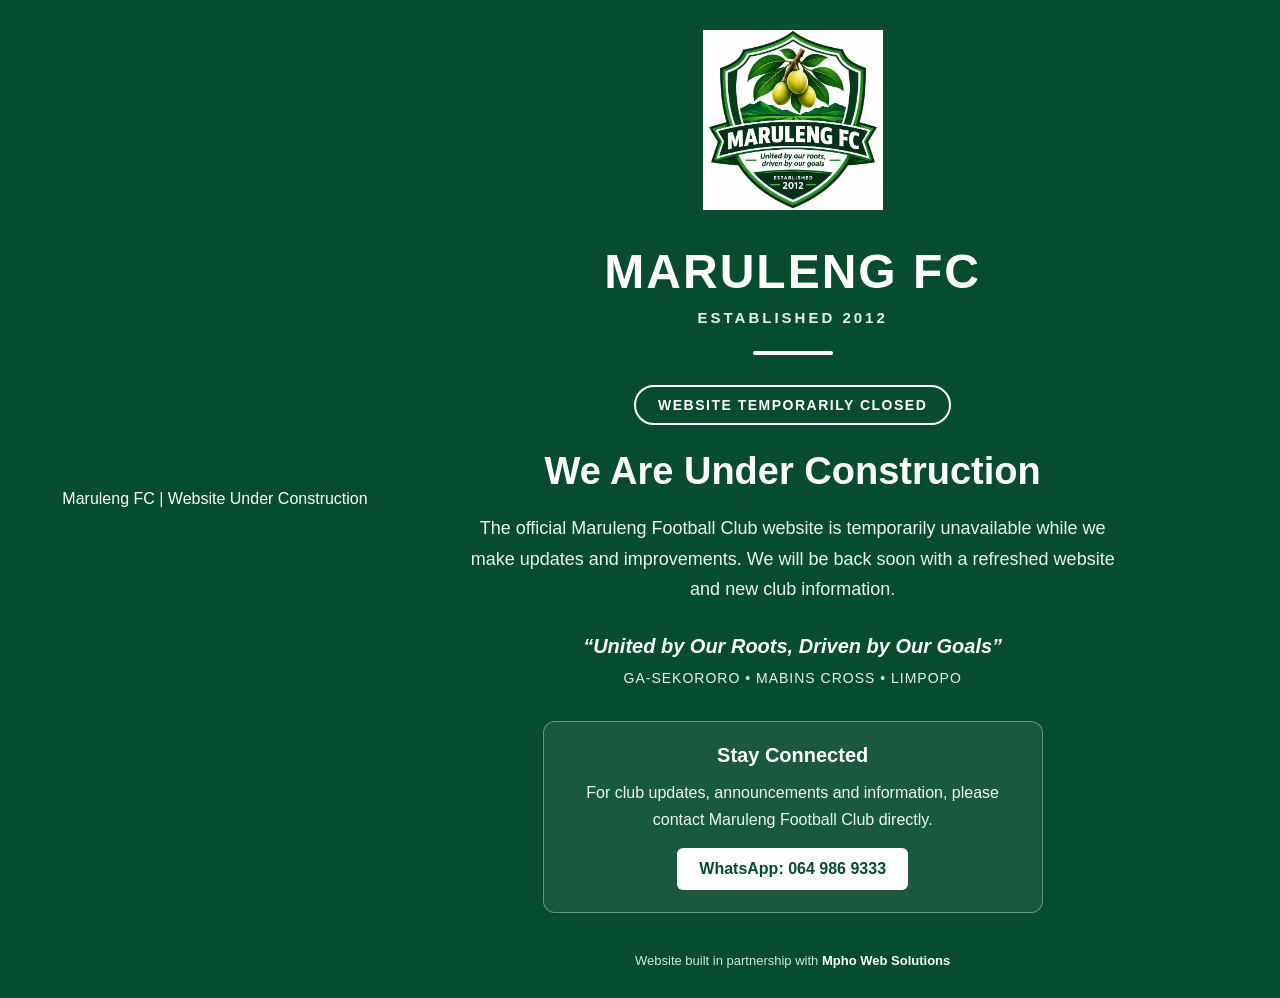
<file: index.html>
<!DOCTYPE html>

<html lang="en">

<head>
    <meta charset="UTF-8">
    <meta name="viewport" content="width=device-width, initial-scale=1.0"
<title>Maruleng FC | Website Under Construction</title>

<meta name="description"
    content="The official Maruleng Football Club website is temporarily closed for updates and improvements.">

<style>
    * {
        margin: 0;
        padding: 0;
        box-sizing: border-box;
    }

    body {
        min-height: 100vh;
        font-family: Arial, Helvetica, sans-serif;
        background: #064d2f;
        color: #ffffff;
        display: flex;
        align-items: center;
        justify-content: center;
        text-align: center;
        padding: 30px;
    }

    .page {
        width: 100%;
        max-width: 850px;
    }

    .logo {
        width: 180px;
        height: 180px;
        object-fit: contain;
        margin-bottom: 30px;
    }

    .club-name {
        font-size: 48px;
        font-weight: 800;
        letter-spacing: 2px;
        margin-bottom: 10px;
    }

    .established {
        font-size: 15px;
        font-weight: 600;
        letter-spacing: 3px;
        color: #dff5e8;
        margin-bottom: 25px;
    }

    .line {
        width: 80px;
        height: 4px;
        background: #ffffff;
        margin: 0 auto 30px;
        border-radius: 10px;
    }

    .status {
        display: inline-block;
        border: 2px solid #ffffff;
        padding: 10px 22px;
        border-radius: 30px;
        font-size: 14px;
        font-weight: 700;
        letter-spacing: 1.5px;
        margin-bottom: 25px;
    }

    h1 {
        font-size: 38px;
        margin-bottom: 20px;
    }

    .message {
        max-width: 650px;
        margin: 0 auto;
        font-size: 18px;
        line-height: 1.7;
        color: #e9f7ef;
    }

    .slogan {
        margin-top: 30px;
        font-size: 20px;
        font-weight: 700;
        font-style: italic;
    }

    .location {
        margin-top: 12px;
        font-size: 14px;
        color: #dff5e8;
        letter-spacing: 1px;
    }

    .contact-box {
        margin: 35px auto 0;
        padding: 22px;
        max-width: 500px;
        border: 1px solid rgba(255, 255, 255, 0.35);
        border-radius: 12px;
        background: rgba(255, 255, 255, 0.08);
    }

    .contact-box h2 {
        font-size: 20px;
        margin-bottom: 12px;
    }

    .contact-box p {
        line-height: 1.7;
        color: #e9f7ef;
    }

    .whatsapp {
        display: inline-block;
        margin-top: 15px;
        padding: 12px 22px;
        background: #ffffff;
        color: #064d2f;
        text-decoration: none;
        font-weight: 700;
        border-radius: 6px;
        transition: 0.3s ease;
    }

    .whatsapp:hover {
        background: #dff5e8;
        transform: translateY(-2px);
    }

    .credit {
        margin-top: 40px;
        font-size: 13px;
        color: #cce8d8;
    }

    .credit a {
        color: #ffffff;
        font-weight: 700;
        text-decoration: none;
    }

    .credit a:hover {
        text-decoration: underline;
    }

    @media (max-width: 600px) {

        body {
            padding: 25px 18px;
        }

        .logo {
            width: 135px;
            height: 135px;
            margin-bottom: 22px;
        }

        .club-name {
            font-size: 34px;
        }

        .established {
            font-size: 12px;
            letter-spacing: 2px;
        }

        h1 {
            font-size: 29px;
        }

        .message {
            font-size: 16px;
        }

        .slogan {
            font-size: 17px;
        }

        .contact-box {
            padding: 18px;
        }
    }
</style>


</head>

<body>


<main class="page">

    <img
        src="logo.png"
        alt="Maruleng Football Club Logo"
        class="logo"
    >

    <div class="club-name">
        MARULENG FC
    </div>

    <div class="established">
        ESTABLISHED 2012
    </div>

    <div class="line"></div>

    <div class="status">
        WEBSITE TEMPORARILY CLOSED
    </div>

    <h1>
        We Are Under Construction
    </h1>

    <p class="message">
        The official Maruleng Football Club website is temporarily
        unavailable while we make updates and improvements.
        We will be back soon with a refreshed website and new
        club information.
    </p>

    <p class="slogan">
        “United by Our Roots, Driven by Our Goals”
    </p>

    <p class="location">
        GA-SEKORORO • MABINS CROSS • LIMPOPO
    </p>

    <div class="contact-box">

        <h2>
            Stay Connected
        </h2>

        <p>
            For club updates, announcements and information,
            please contact Maruleng Football Club directly.
        </p>

        <a
            href="https://wa.me/27649869333"
            target="_blank"
            rel="noopener noreferrer"
            class="whatsapp"
        >
            WhatsApp: 064 986 9333
        </a>

    </div>

    <p class="credit">
        Website built in partnership with
        <a
            href="https://mphowebsolutions.co.za"
            target="_blank"
            rel="noopener noreferrer"
        >
            Mpho Web Solutions
        </a>
    </p>

</main>


</body>

</html>
</file>
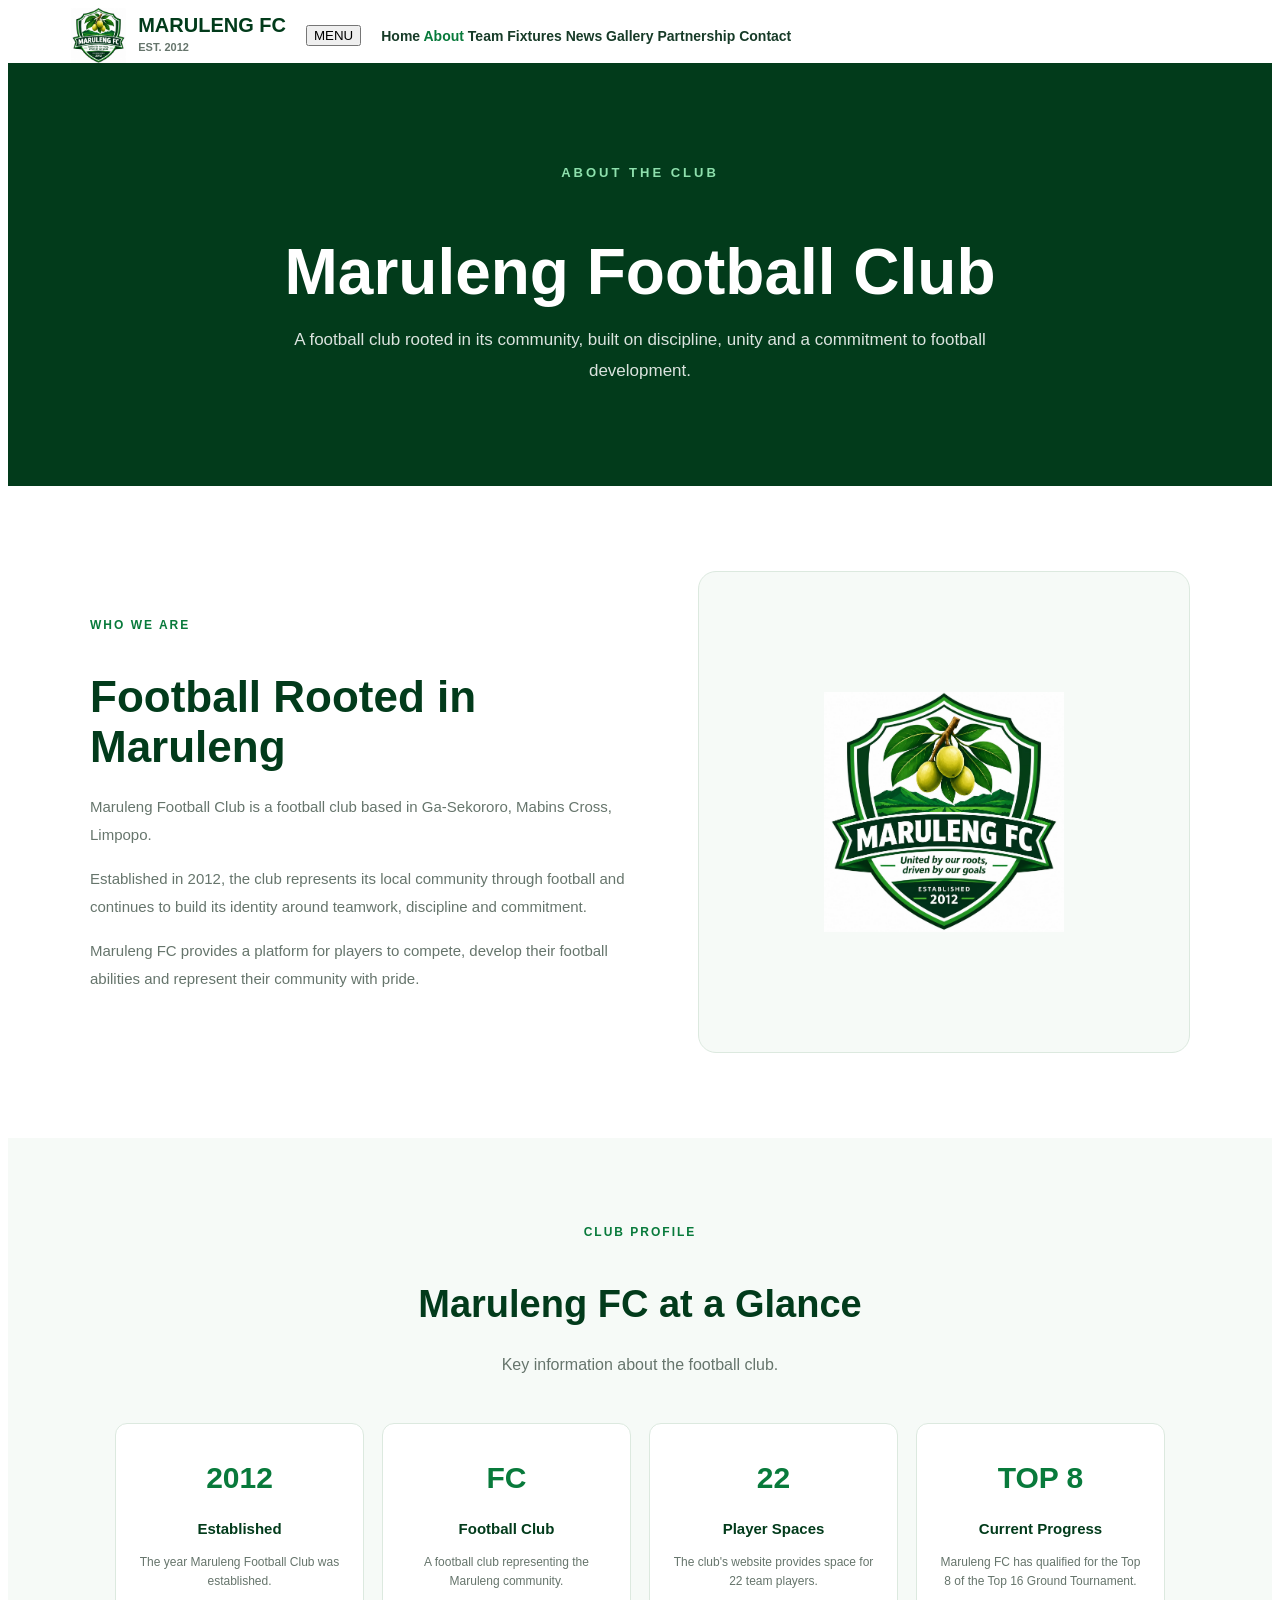
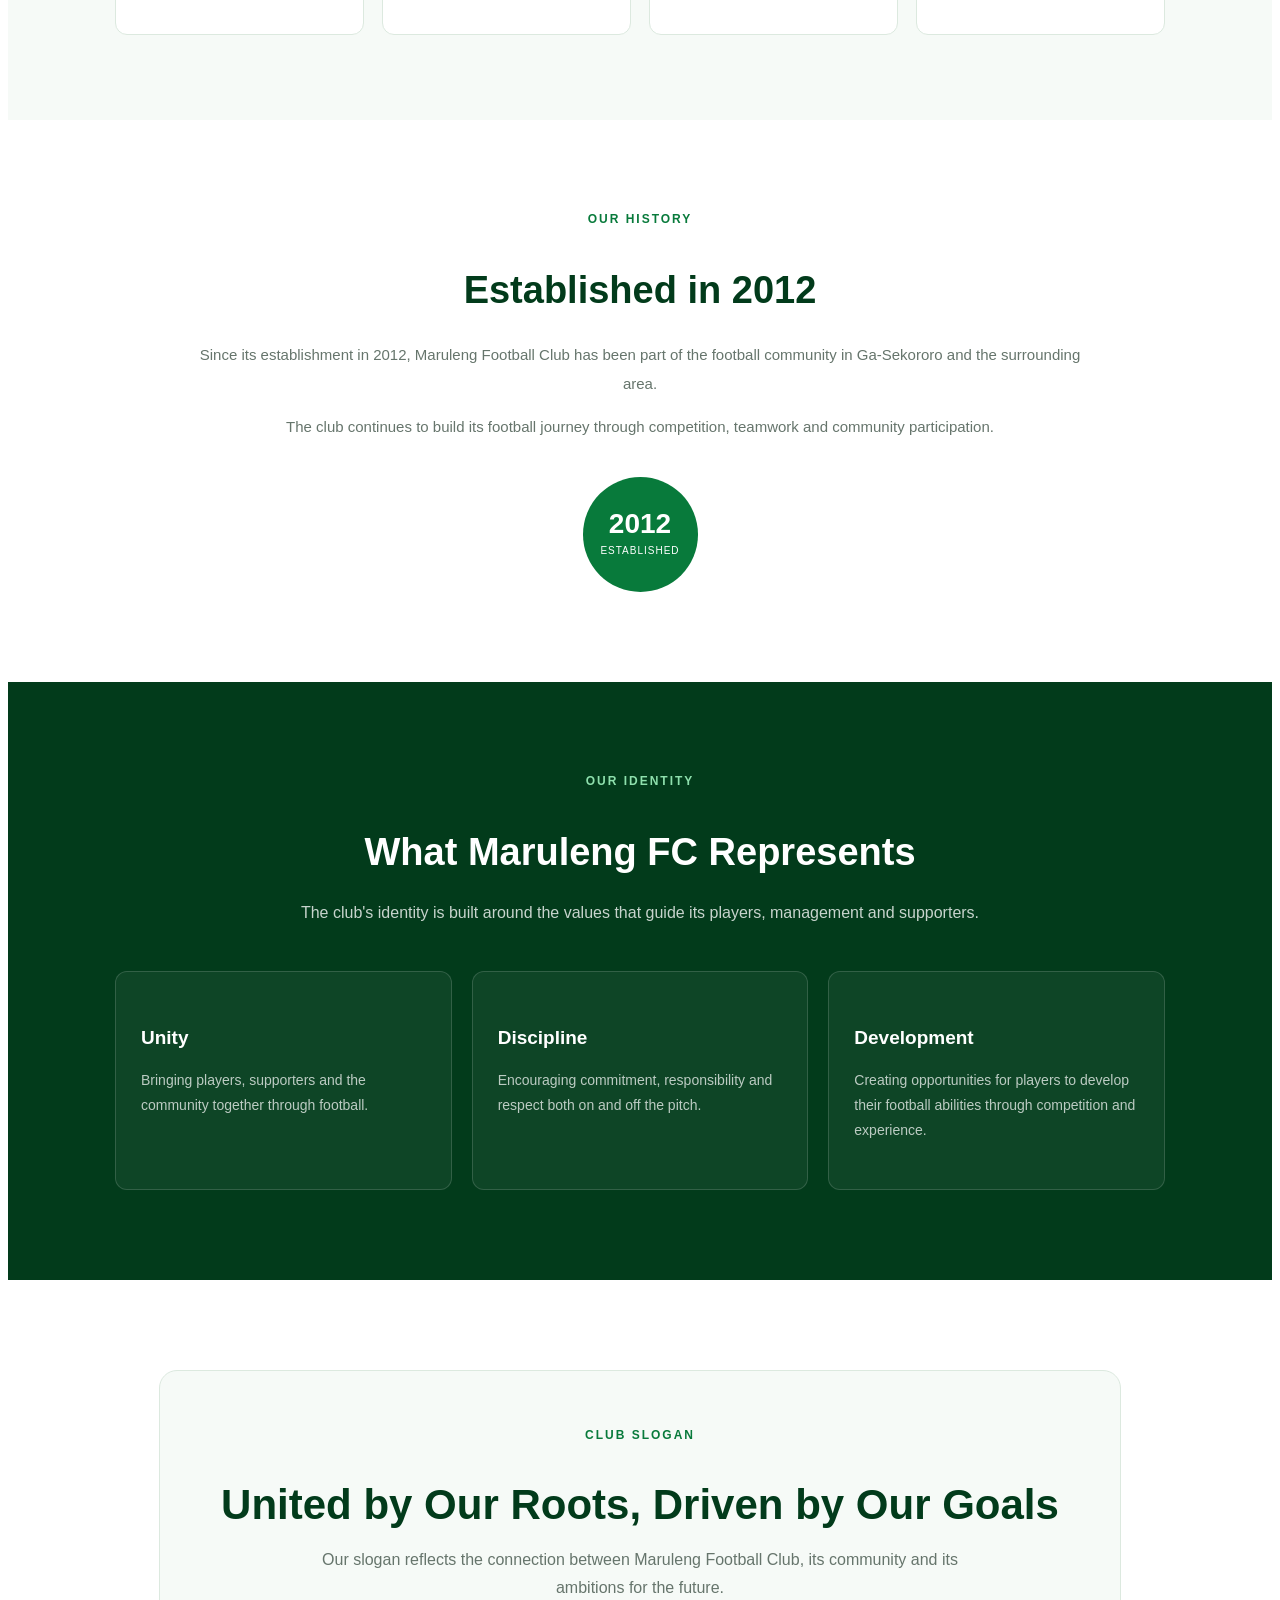
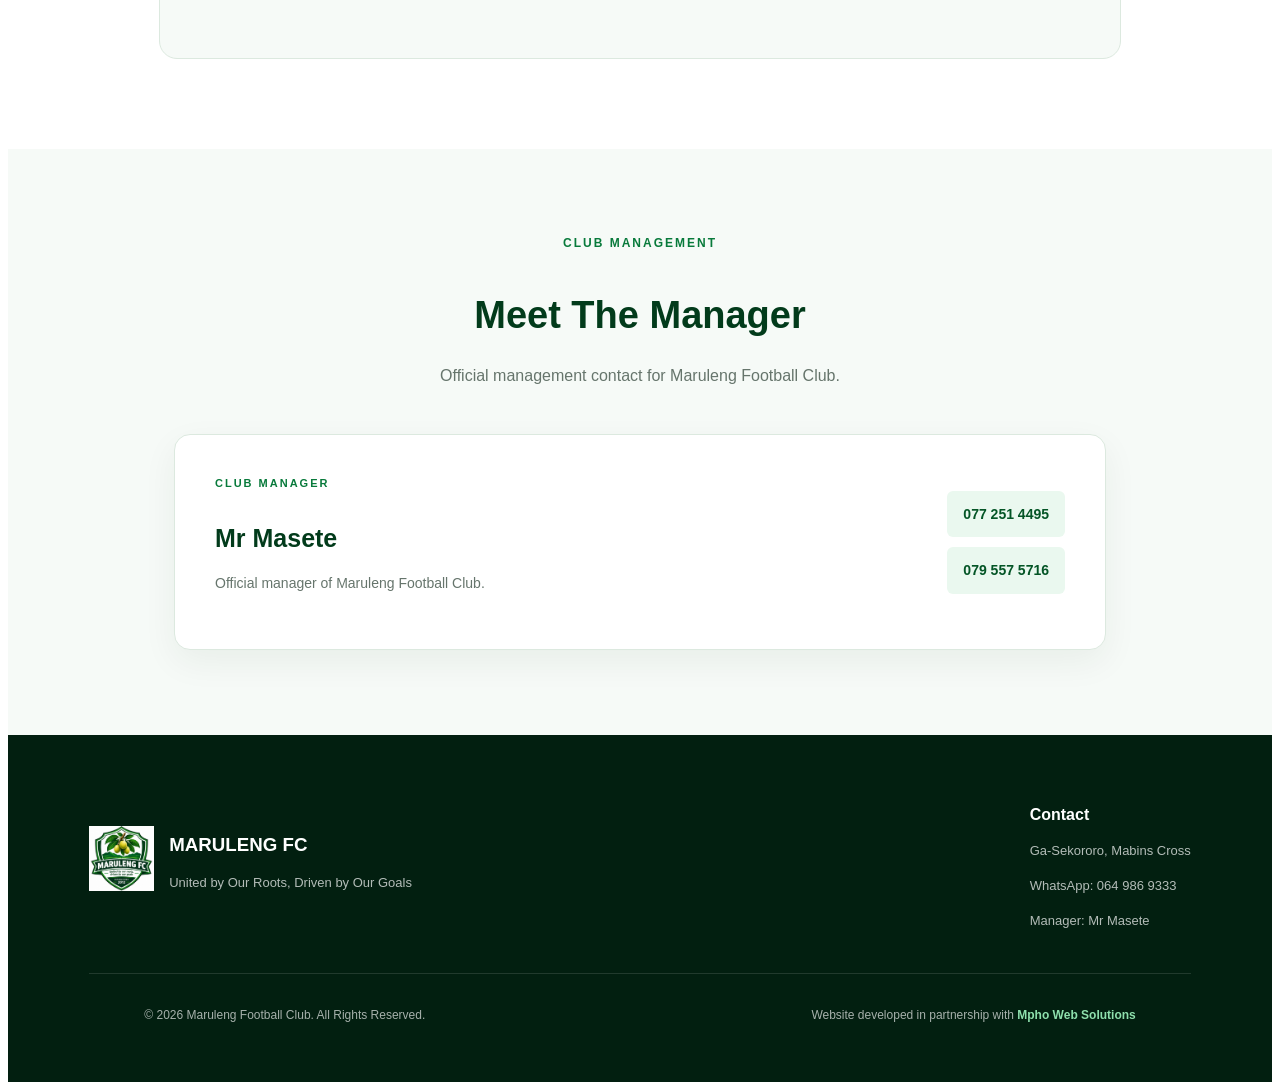
<file: about.html>
<!DOCTYPE html>
<html lang="en">

<head>

    <meta charset="UTF-8">

    <meta name="viewport"
          content="width=device-width, initial-scale=1.0">

    <title>About | Maruleng Football Club</title>

    <link rel="stylesheet" href="style.css">

    <style>

        /* =========================
           ABOUT PAGE
        ========================= */

        .about-page {
            background: #ffffff;
            color: #123d28;
        }


        /* =========================
           HERO
        ========================= */

        .about-hero {
            background: #023b1b;
            color: #ffffff;
            padding: 100px 20px;
            text-align: center;
        }

        .about-hero .label {
            display: block;
            color: #8ee0ad;
            font-size: 13px;
            font-weight: 900;
            letter-spacing: 3px;
            text-transform: uppercase;
            margin-bottom: 12px;
        }

        .about-hero h1 {
            font-size: clamp(40px, 6vw, 64px);
            line-height: 1.1;
            margin-bottom: 18px;
        }

        .about-hero p {
            max-width: 720px;
            margin: auto;
            color: rgba(255,255,255,0.86);
            font-size: 17px;
            line-height: 1.8;
        }


        /* =========================
           INTRODUCTION
        ========================= */

        .about-intro {
            padding: 85px 20px;
        }

        .about-intro-grid {
            max-width: 1100px;
            margin: auto;

            display: grid;
            grid-template-columns: 1.05fr 0.95fr;

            gap: 65px;

            align-items: center;
        }

        .about-intro-content .label {
            display: block;

            color: #087a3b;

            font-size: 12px;

            font-weight: 900;

            letter-spacing: 2px;

            text-transform: uppercase;

            margin-bottom: 10px;
        }

        .about-intro-content h2 {
            color: #023b1b;

            font-size: clamp(32px, 4vw, 44px);

            line-height: 1.15;

            margin-bottom: 20px;
        }

        .about-intro-content p {
            color: #66756c;

            font-size: 15px;

            line-height: 1.9;

            margin-bottom: 15px;
        }


        /* =========================
           CLUB EMBLEM
        ========================= */

        .about-emblem {
            background: #f6faf7;

            border: 1px solid #dce9df;

            border-radius: 18px;

            min-height: 390px;

            display: flex;

            align-items: center;

            justify-content: center;

            padding: 45px;
        }

        .about-emblem img {
            width: 240px;

            height: 240px;

            object-fit: contain;
        }


        /* =========================
           CLUB FACTS
        ========================= */

        .facts-section {
            background: #f6faf7;

            padding: 85px 20px;
        }

        .section-heading-about {
            max-width: 750px;

            margin: 0 auto 45px;

            text-align: center;
        }

        .section-heading-about .label {
            display: block;

            color: #087a3b;

            font-size: 12px;

            font-weight: 900;

            letter-spacing: 2px;

            text-transform: uppercase;

            margin-bottom: 10px;
        }

        .section-heading-about h2 {
            color: #023b1b;

            font-size: 38px;

            margin-bottom: 12px;
        }

        .section-heading-about p {
            color: #66756c;

            line-height: 1.7;
        }

        .facts-grid {
            max-width: 1050px;

            margin: auto;

            display: grid;

            grid-template-columns:
                repeat(4, 1fr);

            gap: 18px;
        }

        .fact-card {
            background: #ffffff;

            border: 1px solid #dce9df;

            border-radius: 12px;

            padding: 30px 20px;

            text-align: center;
        }

        .fact-card .fact-number {
            color: #087a3b;

            font-size: 30px;

            font-weight: 900;

            margin-bottom: 5px;
        }

        .fact-card h3 {
            color: #023b1b;

            font-size: 15px;

            margin-bottom: 6px;
        }

        .fact-card p {
            color: #66756c;

            font-size: 12px;

            line-height: 1.6;
        }


        /* =========================
           HISTORY
        ========================= */

        .history-section {
            padding: 90px 20px;
        }

        .history-content {
            max-width: 900px;

            margin: auto;

            text-align: center;
        }

        .history-content .label {
            display: block;

            color: #087a3b;

            font-size: 12px;

            font-weight: 900;

            letter-spacing: 2px;

            text-transform: uppercase;

            margin-bottom: 10px;
        }

        .history-content h2 {
            color: #023b1b;

            font-size: 38px;

            margin-bottom: 20px;
        }

        .history-content p {
            color: #66756c;

            font-size: 15px;

            line-height: 1.9;

            margin-bottom: 15px;
        }

        .history-year {
            margin: 35px auto 0;

            width: 115px;

            height: 115px;

            border-radius: 50%;

            background: #087a3b;

            color: #ffffff;

            display: flex;

            align-items: center;

            justify-content: center;

            flex-direction: column;
        }

        .history-year strong {
            font-size: 28px;

            line-height: 1;
        }

        .history-year span {
            font-size: 10px;

            letter-spacing: 1px;

            margin-top: 5px;
        }


        /* =========================
           IDENTITY
        ========================= */

        .identity-section {
            background: #023b1b;

            color: #ffffff;

            padding: 90px 20px;
        }

        .identity-heading {
            max-width: 750px;

            margin: 0 auto 45px;

            text-align: center;
        }

        .identity-heading .label {
            display: block;

            color: #8ee0ad;

            font-size: 12px;

            font-weight: 900;

            letter-spacing: 2px;

            text-transform: uppercase;

            margin-bottom: 10px;
        }

        .identity-heading h2 {
            font-size: 38px;

            margin-bottom: 12px;
        }

        .identity-heading p {
            color: rgba(255,255,255,0.78);

            line-height: 1.7;
        }

        .identity-grid {
            max-width: 1050px;

            margin: auto;

            display: grid;

            grid-template-columns:
                repeat(3, 1fr);

            gap: 20px;
        }

        .identity-card {
            border: 1px solid rgba(255,255,255,0.15);

            background: rgba(255,255,255,0.05);

            border-radius: 12px;

            padding: 32px 25px;
        }

        .identity-card h3 {
            color: #ffffff;

            font-size: 19px;

            margin-bottom: 10px;
        }

        .identity-card p {
            color: rgba(255,255,255,0.72);

            font-size: 14px;

            line-height: 1.8;
        }


        /* =========================
           SLOGAN
        ========================= */

        .slogan-section {
            padding: 90px 20px;
            text-align: center;
        }

        .slogan-box {
            max-width: 900px;

            margin: auto;

            padding: 55px 30px;

            border: 1px solid #dce9df;

            border-radius: 18px;

            background: #f6faf7;
        }

        .slogan-box .label {
            display: block;

            color: #087a3b;

            font-size: 12px;

            font-weight: 900;

            letter-spacing: 2px;

            text-transform: uppercase;

            margin-bottom: 15px;
        }

        .slogan-box h2 {
            color: #023b1b;

            font-size: clamp(27px, 4vw, 42px);

            line-height: 1.2;

            margin-bottom: 15px;
        }

        .slogan-box p {
            max-width: 650px;

            margin: auto;

            color: #66756c;

            line-height: 1.8;
        }


        /* =========================
           MANAGEMENT
        ========================= */

        .management-section {
            background: #f6faf7;

            padding: 85px 20px;
        }

        .management-card {
            max-width: 850px;

            margin: auto;

            background: #ffffff;

            border: 1px solid #dce9df;

            border-radius: 16px;

            padding: 40px;

            display: flex;

            justify-content: space-between;

            align-items: center;

            gap: 30px;

            box-shadow:
                0 12px 35px rgba(0,50,20,0.06);
        }

        .management-info .label {
            display: block;

            color: #087a3b;

            font-size: 11px;

            font-weight: 900;

            letter-spacing: 2px;

            text-transform: uppercase;

            margin-bottom: 8px;
        }

        .management-info h3 {
            color: #023b1b;

            font-size: 25px;

            margin-bottom: 5px;
        }

        .management-info p {
            color: #66756c;

            font-size: 14px;

            line-height: 1.7;
        }

        .management-contact {
            display: flex;

            flex-direction: column;

            gap: 10px;
        }

        .management-contact a {
            display: block;

            background: #eaf8ef;

            color: #045526;

            padding: 12px 16px;

            border-radius: 6px;

            font-size: 14px;

            font-weight: 900;

            white-space: nowrap;
        }


        /* =========================
           FOOTER
        ========================= */

        .site-footer {
            background: #021f10;

            color: #ffffff;

            padding: 45px 20px 25px;
        }

        .footer-wrapper {
            width: 90%;

            max-width: 1200px;

            margin: auto;
        }

        .footer-main {
            display: flex;

            justify-content: space-between;

            gap: 40px;

            padding-bottom: 35px;
        }

        .footer-brand {
            display: flex;

            align-items: center;

            gap: 15px;
        }

        .footer-brand img {
            width: 65px;

            height: 65px;

            object-fit: contain;
        }

        .footer-brand h3 {
            margin-bottom: 3px;
        }

        .footer-brand p {
            color: rgba(255,255,255,0.7);

            font-size: 13px;
        }

        .footer-contact h4 {
            margin-bottom: 10px;
        }

        .footer-contact p {
            color: rgba(255,255,255,0.7);

            font-size: 13px;

            line-height: 1.7;
        }

        .footer-bottom {
            border-top:
                1px solid rgba(255,255,255,0.12);

            padding-top: 20px;

            display: flex;

            justify-content: space-between;

            gap: 20px;

            flex-wrap: wrap;
        }

        .footer-bottom p {
            color: rgba(255,255,255,0.65);

            font-size: 12px;
        }

        .footer-credit a {
            color: #8ee0ad;

            font-weight: 800;
        }


        /* =========================
           RESPONSIVE
        ========================= */

        @media (max-width: 950px) {

            .about-intro-grid {
                grid-template-columns: 1fr;

            }

            .about-emblem {
                min-height: 300px;
            }

            .facts-grid {
                grid-template-columns:
                    repeat(2, 1fr);
            }

            .identity-grid {
                grid-template-columns:
                    repeat(2, 1fr);
            }

        }


        @media (max-width: 700px) {

            .about-hero {
                padding: 75px 20px;
            }

            .about-intro {
                padding: 65px 20px;
            }

            .about-intro-content h2,
            .section-heading-about h2,
            .history-content h2,
            .identity-heading h2 {
                font-size: 30px;
            }

            .about-emblem {
                min-height: 260px;

                padding: 30px;
            }

            .about-emblem img {
                width: 190px;
                height: 190px;
            }

            .facts-grid,
            .identity-grid {
                grid-template-columns: 1fr;
            }

            .management-card {
                flex-direction: column;

                text-align: center;

                padding: 30px 20px;
            }

            .management-contact {
                width: 100%;
            }

            .management-contact a {
                white-space: normal;
            }

            .footer-main {
                flex-direction: column;
            }

            .footer-bottom {
                flex-direction: column;

                text-align: center;
            }

        }

    </style>

</head>


<body class="about-page">


<!-- =========================
     HEADER
========================= -->

<header class="site-header">

    <div class="container navbar">

        <a href="index.html" class="brand">

            <img
                src="logo.png"
                alt="Maruleng Football Club Logo"
            >

            <div class="brand-text">

                <div class="brand-name">
                    MARULENG FC
                </div>

                <div class="brand-est">
                    EST. 2012
                </div>

            </div>

        </a>


        <button class="menu-toggle">
            MENU
        </button>


        <nav class="nav-links">

            <a href="index.html">
                Home
            </a>

            <a href="about.html" class="active">
                About
            </a>

            <a href="team.html">
                Team
            </a>

            <a href="fixtures.html">
                Fixtures
            </a>

            <a href="news.html">
                News
            </a>

            <a href="gallery.html">
                Gallery
            </a>

            <a href="partnership.html">
                Partnership
            </a>

            <a href="contact.html">
                Contact
            </a>

        </nav>

    </div>

</header>


<!-- =========================
     HERO
========================= -->

<section class="about-hero">

    <div class="container">

        <span class="label">
            About The Club
        </span>

        <h1>
            Maruleng Football Club
        </h1>

        <p>
            A football club rooted in its community, built on
            discipline, unity and a commitment to football
            development.
        </p>

    </div>

</section>


<!-- =========================
     INTRODUCTION
========================= -->

<section class="about-intro">

    <div class="about-intro-grid">


        <div class="about-intro-content">

            <span class="label">
                Who We Are
            </span>

            <h2>
                Football Rooted in Maruleng
            </h2>

            <p>
                Maruleng Football Club is a football club based in
                Ga-Sekororo, Mabins Cross, Limpopo.
            </p>

            <p>
                Established in 2012, the club represents its local
                community through football and continues to build
                its identity around teamwork, discipline and
                commitment.
            </p>

            <p>
                Maruleng FC provides a platform for players to
                compete, develop their football abilities and
                represent their community with pride.
            </p>

        </div>


        <div class="about-emblem">

            <img
                src="logo.png"
                alt="Maruleng Football Club Emblem"
            >

        </div>


    </div>

</section>


<!-- =========================
     CLUB FACTS
========================= -->

<section class="facts-section">

    <div class="container">

        <div class="section-heading-about">

            <span class="label">
                Club Profile
            </span>

            <h2>
                Maruleng FC at a Glance
            </h2>

            <p>
                Key information about the football club.
            </p>

        </div>


        <div class="facts-grid">


            <div class="fact-card">

                <div class="fact-number">
                    2012
                </div>

                <h3>
                    Established
                </h3>

                <p>
                    The year Maruleng Football Club was established.
                </p>

            </div>


            <div class="fact-card">

                <div class="fact-number">
                    FC
                </div>

                <h3>
                    Football Club
                </h3>

                <p>
                    A football club representing the Maruleng community.
                </p>

            </div>


            <div class="fact-card">

                <div class="fact-number">
                    22
                </div>

                <h3>
                    Player Spaces
                </h3>

                <p>
                    The club's website provides space for 22 team players.
                </p>

            </div>


            <div class="fact-card">

                <div class="fact-number">
                    TOP 8
                </div>

                <h3>
                    Current Progress
                </h3>

                <p>
                    Maruleng FC has qualified for the Top 8 of the
                    Top 16 Ground Tournament.
                </p>

            </div>


        </div>

    </div>

</section>


<!-- =========================
     HISTORY
========================= -->

<section class="history-section">

    <div class="container">

        <div class="history-content">

            <span class="label">
                Our History
            </span>

            <h2>
                Established in 2012
            </h2>

            <p>
                Since its establishment in 2012, Maruleng Football
                Club has been part of the football community in
                Ga-Sekororo and the surrounding area.
            </p>

            <p>
                The club continues to build its football journey
                through competition, teamwork and community
                participation.
            </p>


            <div class="history-year">

                <strong>
                    2012
                </strong>

                <span>
                    ESTABLISHED
                </span>

            </div>

        </div>

    </div>

</section>


<!-- =========================
     CLUB IDENTITY
========================= -->

<section class="identity-section">

    <div class="container">

        <div class="identity-heading">

            <span class="label">
                Our Identity
            </span>

            <h2>
                What Maruleng FC Represents
            </h2>

            <p>
                The club's identity is built around the values
                that guide its players, management and supporters.
            </p>

        </div>


        <div class="identity-grid">


            <div class="identity-card">

                <h3>
                    Unity
                </h3>

                <p>
                    Bringing players, supporters and the community
                    together through football.
                </p>

            </div>


            <div class="identity-card">

                <h3>
                    Discipline
                </h3>

                <p>
                    Encouraging commitment, responsibility and
                    respect both on and off the pitch.
                </p>

            </div>


            <div class="identity-card">

                <h3>
                    Development
                </h3>

                <p>
                    Creating opportunities for players to develop
                    their football abilities through competition
                    and experience.
                </p>

            </div>


        </div>

    </div>

</section>


<!-- =========================
     SLOGAN
========================= -->

<section class="slogan-section">

    <div class="container">

        <div class="slogan-box">

            <span class="label">
                Club Slogan
            </span>

            <h2>
                United by Our Roots,
                Driven by Our Goals
            </h2>

            <p>
                Our slogan reflects the connection between
                Maruleng Football Club, its community and its
                ambitions for the future.
            </p>

        </div>

    </div>

</section>


<!-- =========================
     MANAGEMENT
========================= -->

<section class="management-section">

    <div class="container">

        <div class="section-heading-about">

            <span class="label">
                Club Management
            </span>

            <h2>
                Meet The Manager
            </h2>

            <p>
                Official management contact for Maruleng Football Club.
            </p>

        </div>


        <div class="management-card">


            <div class="management-info">

                <span class="label">
                    Club Manager
                </span>

                <h3>
                    Mr Masete
                </h3>

                <p>
                    Official manager of Maruleng Football Club.
                </p>

            </div>


            <div class="management-contact">

                <a href="tel:0772514495">
                    077 251 4495
                </a>

                <a href="tel:0795575716">
                    079 557 5716
                </a>

            </div>


        </div>

    </div>

</section>


<!-- =========================
     FOOTER
========================= -->

<footer class="site-footer">

    <div class="footer-wrapper">


        <div class="footer-main">


            <div class="footer-brand">

                <img
                    src="logo.png"
                    alt="Maruleng Football Club Logo"
                >

                <div>

                    <h3>
                        MARULENG FC
                    </h3>

                    <p>
                        United by Our Roots, Driven by Our Goals
                    </p>

                </div>

            </div>


            <div class="footer-contact">

                <h4>
                    Contact
                </h4>

                <p>
                    Ga-Sekororo, Mabins Cross
                </p>

                <p>
                    WhatsApp: 064 986 9333
                </p>

                <p>
                    Manager: Mr Masete
                </p>

            </div>


        </div>


        <div class="footer-bottom">

            <p>
                © 2026 Maruleng Football Club. All Rights Reserved.
            </p>

            <p class="footer-credit">

                Website developed in partnership with

                <a
                    href="https://mphowebsolutions.co.za"
                    target="_blank"
                    rel="noopener"
                >
                    Mpho Web Solutions
                </a>

            </p>

        </div>


    </div>

</footer>


</body>

</html>
</file>
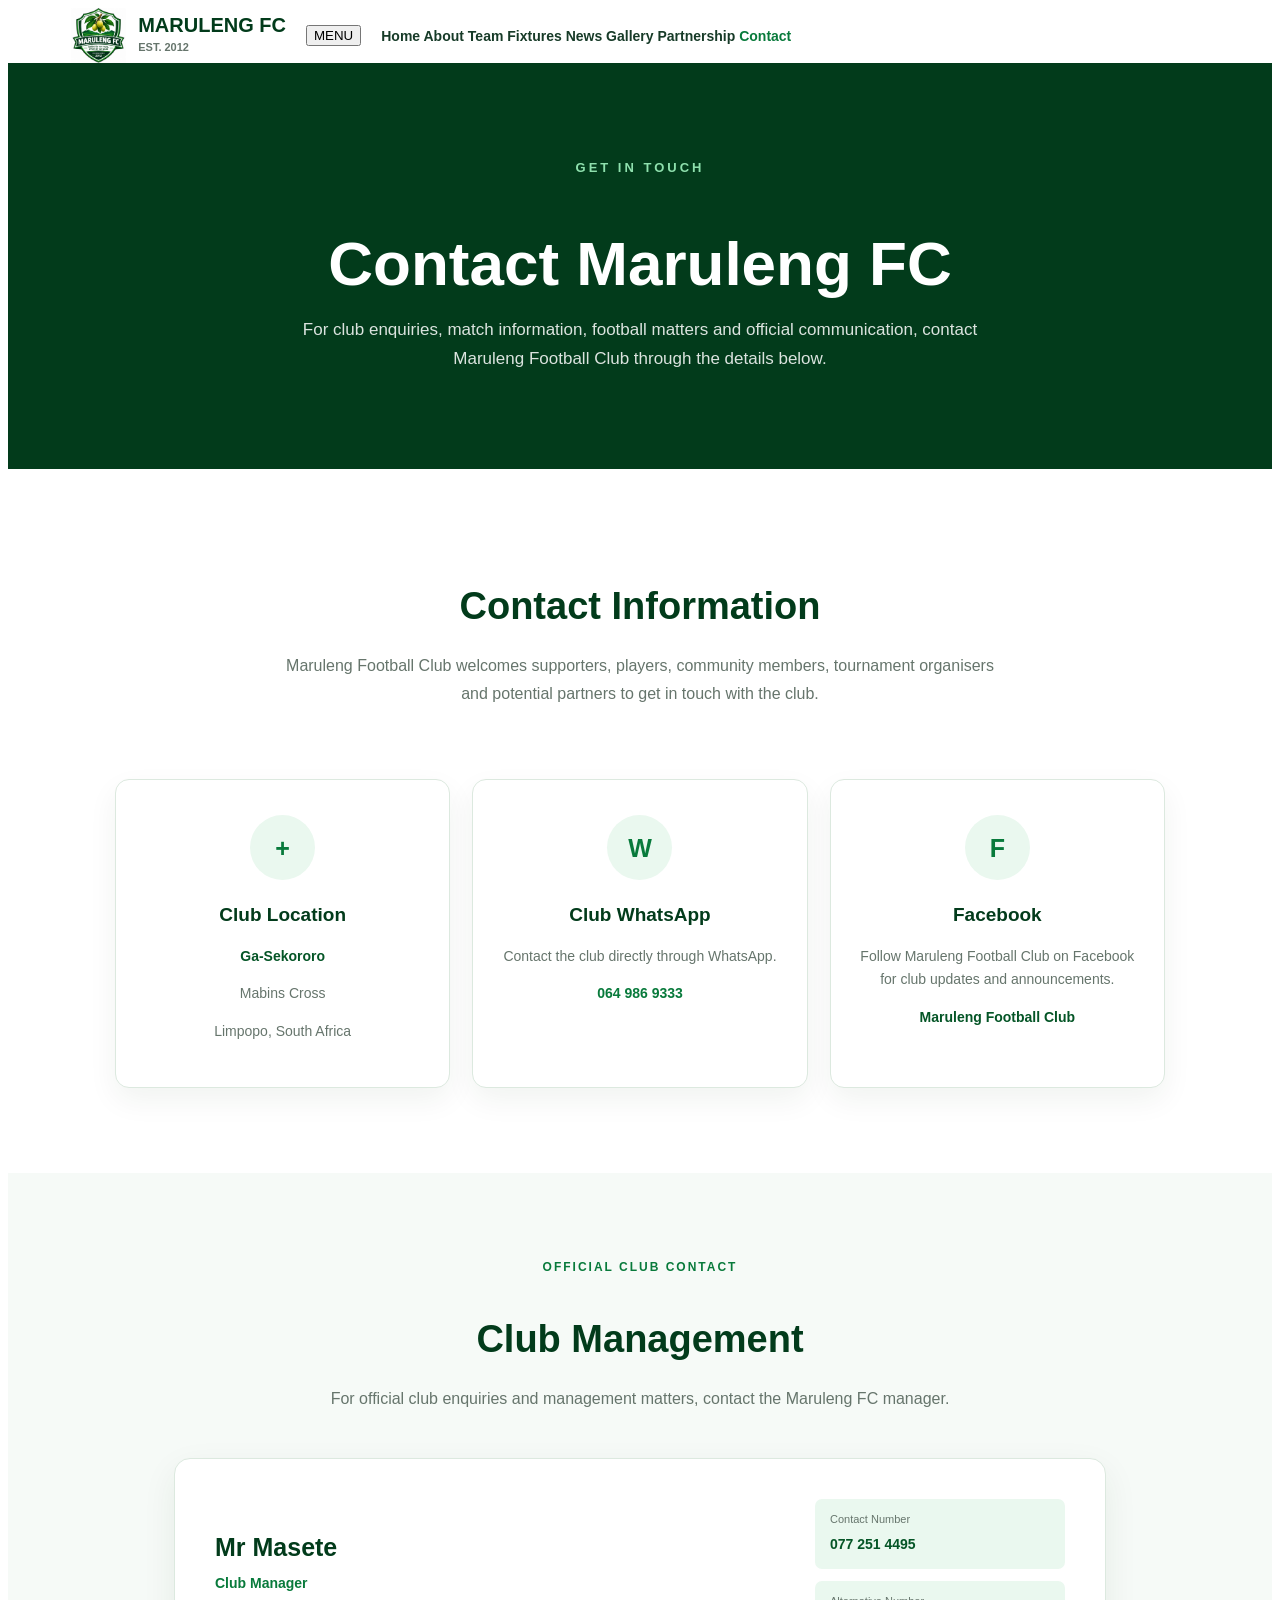
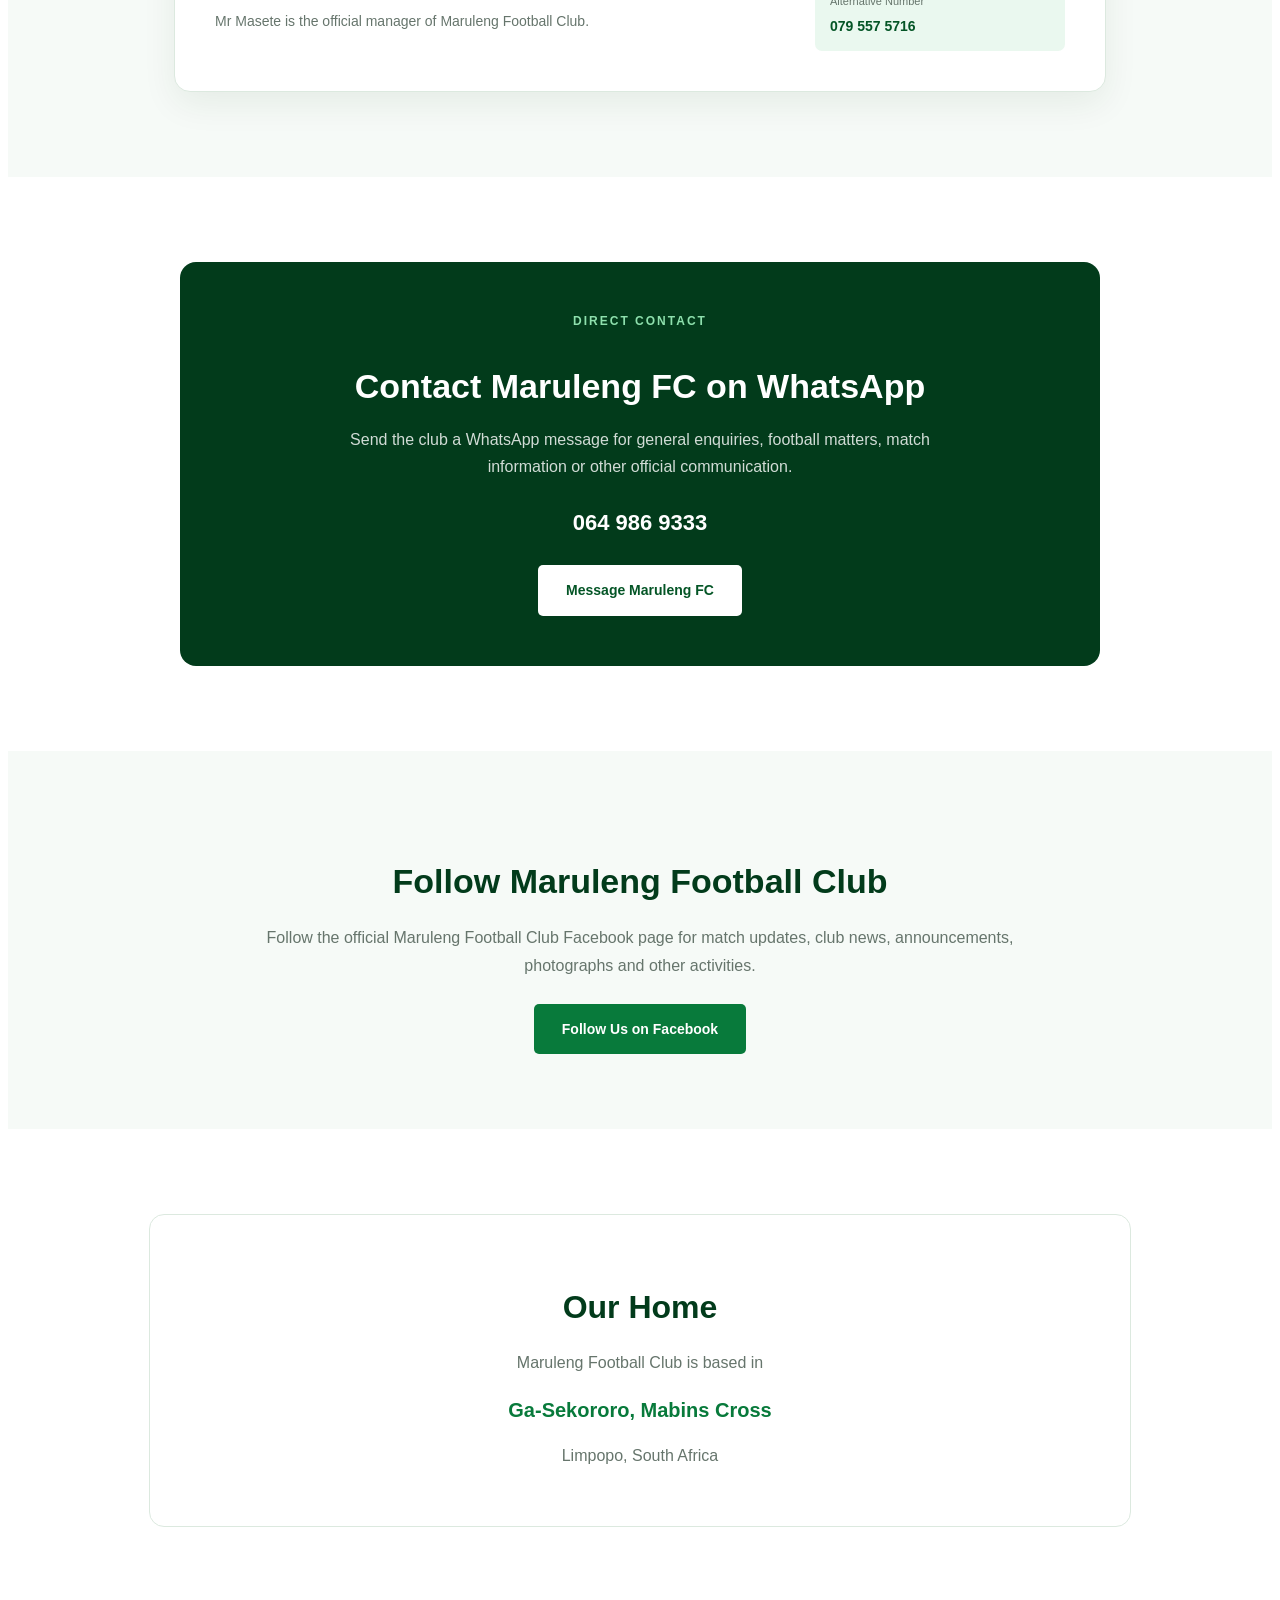
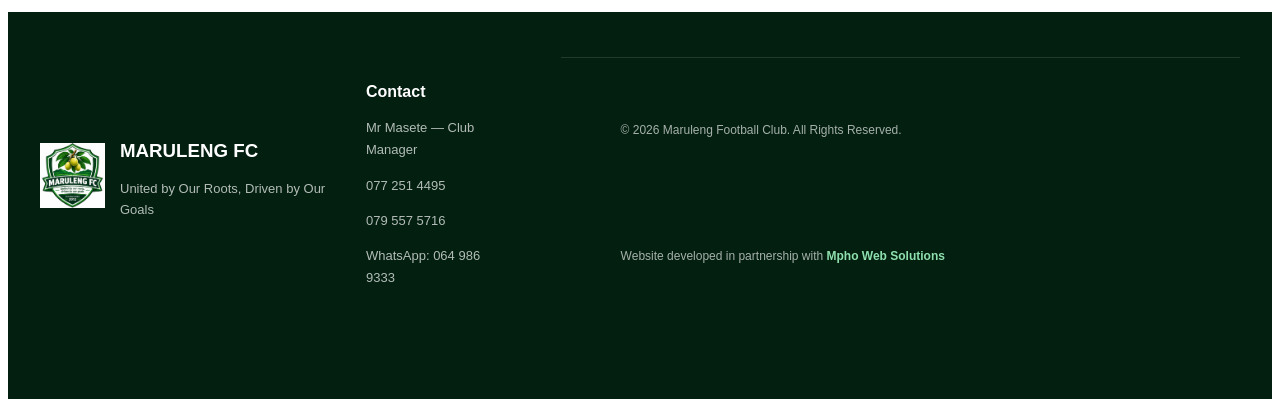
<file: contact.html>
<!DOCTYPE html>
<html lang="en">

<head>

    <meta charset="UTF-8">

    <meta name="viewport"
          content="width=device-width, initial-scale=1.0">

    <title>Contact | Maruleng Football Club</title>

    <link rel="stylesheet" href="style.css">

    <style>

        /* =========================
           CONTACT PAGE
        ========================= */

        .contact-page {
            background: #ffffff;
        }


        /* =========================
           PAGE HERO
        ========================= */

        .contact-hero {
            background: #023b1b;
            color: #ffffff;
            padding: 95px 20px;
            text-align: center;
        }

        .contact-hero .label {
            display: block;
            color: #8ee0ad;
            font-size: 13px;
            font-weight: 900;
            letter-spacing: 3px;
            text-transform: uppercase;
            margin-bottom: 12px;
        }

        .contact-hero h1 {
            font-size: clamp(40px, 6vw, 62px);
            line-height: 1.1;
            margin-bottom: 18px;
        }

        .contact-hero p {
            max-width: 700px;
            margin: auto;
            color: rgba(255,255,255,0.86);
            font-size: 17px;
            line-height: 1.7;
        }


        /* =========================
           INTRO
        ========================= */

        .contact-intro {
            padding: 75px 20px 45px;
            text-align: center;
        }

        .contact-intro h2 {
            color: #023b1b;
            font-size: 38px;
            margin-bottom: 15px;
        }

        .contact-intro p {
            max-width: 720px;
            margin: auto;
            color: #66756c;
            line-height: 1.8;
        }


        /* =========================
           CONTACT GRID
        ========================= */

        .contact-section {
            padding: 25px 20px 85px;
        }

        .contact-grid {
            max-width: 1050px;
            margin: auto;
            display: grid;
            grid-template-columns: repeat(3, 1fr);
            gap: 22px;
        }


        /* =========================
           CONTACT CARD
        ========================= */

        .contact-card {
            background: #ffffff;
            border: 1px solid #dce9df;
            border-radius: 14px;
            padding: 35px 25px;
            text-align: center;
            box-shadow: 0 12px 30px rgba(0, 50, 20, 0.06);
            transition: 0.3s ease;
        }

        .contact-card:hover {
            transform: translateY(-4px);
            box-shadow: 0 18px 38px rgba(0, 50, 20, 0.10);
        }

        .contact-icon {
            width: 65px;
            height: 65px;
            margin: 0 auto 20px;
            border-radius: 50%;
            background: #eaf8ef;
            color: #087a3b;
            display: flex;
            align-items: center;
            justify-content: center;
            font-size: 25px;
            font-weight: 900;
        }

        .contact-card h3 {
            color: #023b1b;
            font-size: 19px;
            margin-bottom: 10px;
        }

        .contact-card p {
            color: #66756c;
            font-size: 14px;
            line-height: 1.7;
            margin-bottom: 8px;
        }

        .contact-card strong {
            color: #045526;
        }

        .contact-card a {
            color: #087a3b;
            font-weight: 800;
            word-break: break-word;
        }

        .contact-card a:hover {
            color: #045526;
        }


        /* =========================
           MANAGER CONTACT
        ========================= */

        .manager-section {
            background: #f6faf7;
            padding: 85px 20px;
        }

        .manager-heading {
            text-align: center;
            max-width: 700px;
            margin: 0 auto 45px;
        }

        .manager-heading .label {
            display: block;
            color: #087a3b;
            font-size: 12px;
            font-weight: 900;
            letter-spacing: 2px;
            text-transform: uppercase;
            margin-bottom: 10px;
        }

        .manager-heading h2 {
            color: #023b1b;
            font-size: 38px;
            margin-bottom: 15px;
        }

        .manager-heading p {
            color: #66756c;
            line-height: 1.7;
        }


        .manager-card {
            max-width: 850px;
            margin: auto;
            background: #ffffff;
            border: 1px solid #dce9df;
            border-radius: 16px;
            padding: 40px;
            display: flex;
            align-items: center;
            justify-content: space-between;
            gap: 35px;
            box-shadow: 0 12px 35px rgba(0, 50, 20, 0.07);
        }

        .manager-info h3 {
            color: #023b1b;
            font-size: 25px;
            margin-bottom: 5px;
        }

        .manager-role {
            color: #087a3b;
            font-size: 14px;
            font-weight: 900;
            margin-bottom: 15px;
        }

        .manager-info p {
            color: #66756c;
            font-size: 14px;
            line-height: 1.7;
        }

        .manager-contacts {
            min-width: 250px;
            display: flex;
            flex-direction: column;
            gap: 12px;
        }

        .manager-contact {
            padding: 12px 15px;
            background: #eaf8ef;
            border-radius: 7px;
        }

        .manager-contact span {
            display: block;
            color: #66756c;
            font-size: 11px;
            margin-bottom: 3px;
        }

        .manager-contact a {
            color: #045526;
            font-size: 14px;
            font-weight: 900;
        }


        /* =========================
           WHATSAPP SECTION
        ========================= */

        .whatsapp-section {
            padding: 85px 20px;
        }

        .whatsapp-card {
            max-width: 850px;
            margin: auto;
            background: #023b1b;
            color: #ffffff;
            border-radius: 16px;
            padding: 50px 35px;
            text-align: center;
        }

        .whatsapp-card .small-label {
            color: #8ee0ad;
            font-size: 12px;
            font-weight: 900;
            letter-spacing: 2px;
            text-transform: uppercase;
            margin-bottom: 10px;
        }

        .whatsapp-card h2 {
            font-size: 34px;
            margin-bottom: 12px;
        }

        .whatsapp-card p {
            max-width: 600px;
            margin: 0 auto 25px;
            color: rgba(255,255,255,0.82);
            line-height: 1.7;
        }

        .whatsapp-number {
            display: block;
            color: #ffffff;
            font-size: 22px;
            font-weight: 900;
            margin-bottom: 25px;
        }

        .whatsapp-button {
            display: inline-block;
            background: #ffffff;
            color: #045526;
            padding: 14px 28px;
            border-radius: 5px;
            font-size: 14px;
            font-weight: 900;
            transition: 0.3s ease;
        }

        .whatsapp-button:hover {
            background: #eaf8ef;
            transform: translateY(-2px);
        }


        /* =========================
           FACEBOOK SECTION
        ========================= */

        .facebook-section {
            background: #f6faf7;
            padding: 75px 20px;
            text-align: center;
        }

        .facebook-box {
            max-width: 750px;
            margin: auto;
        }

        .facebook-box h2 {
            color: #023b1b;
            font-size: 34px;
            margin-bottom: 12px;
        }

        .facebook-box p {
            color: #66756c;
            line-height: 1.7;
            margin-bottom: 25px;
        }

        .facebook-button {
            display: inline-block;
            background: #087a3b;
            color: #ffffff;
            padding: 14px 28px;
            border-radius: 5px;
            font-weight: 900;
            font-size: 14px;
            transition: 0.3s ease;
        }

        .facebook-button:hover {
            background: #045526;
            transform: translateY(-2px);
        }


        /* =========================
           LOCATION
        ========================= */

        .location-section {
            padding: 85px 20px;
        }

        .location-card {
            max-width: 900px;
            margin: auto;
            border: 1px solid #dce9df;
            border-radius: 15px;
            padding: 40px;
            text-align: center;
            background: #ffffff;
        }

        .location-card h2 {
            color: #023b1b;
            font-size: 32px;
            margin-bottom: 12px;
        }

        .location-card p {
            color: #66756c;
            line-height: 1.8;
        }

        .location-name {
            color: #087a3b;
            font-size: 20px;
            font-weight: 900;
            margin-top: 10px;
        }


        /* =========================
           FOOTER
        ========================= */

        .site-footer {
            background: #021f10;
            color: #ffffff;
            padding: 45px 20px 25px;
        }

        .footer-content {
            max-width: 1200px;
            margin: auto;
        }

        .footer-main {
            display: flex;
            justify-content: space-between;
            gap: 40px;
            padding-bottom: 35px;
        }

        .footer-brand {
            display: flex;
            align-items: center;
            gap: 15px;
        }

        .footer-brand img {
            width: 65px;
            height: 65px;
            object-fit: contain;
        }

        .footer-brand h3 {
            margin-bottom: 3px;
        }

        .footer-brand p {
            color: rgba(255,255,255,0.7);
            font-size: 13px;
        }

        .footer-contact h4 {
            margin-bottom: 10px;
        }

        .footer-contact p {
            color: rgba(255,255,255,0.7);
            font-size: 13px;
            line-height: 1.7;
        }

        .footer-bottom {
            border-top: 1px solid rgba(255,255,255,0.12);
            padding-top: 20px;
            display: flex;
            justify-content: space-between;
            gap: 20px;
            flex-wrap: wrap;
        }

        .footer-bottom p {
            color: rgba(255,255,255,0.65);
            font-size: 12px;
        }

        .footer-credit a {
            color: #8ee0ad;
            font-weight: 800;
        }


        /* =========================
           RESPONSIVE
        ========================= */

        @media (max-width: 900px) {

            .contact-grid {
                grid-template-columns: 1fr 1fr;
            }

            .manager-card {
                flex-direction: column;
                text-align: center;
            }

            .manager-contacts {
                width: 100%;
                max-width: 400px;
            }

            .footer-main {
                flex-direction: column;
            }

        }


        @media (max-width: 650px) {

            .contact-hero {
                padding: 75px 20px;
            }

            .contact-intro {
                padding-top: 60px;
            }

            .contact-intro h2,
            .manager-heading h2 {
                font-size: 30px;
            }

            .contact-grid {
                grid-template-columns: 1fr;
            }

            .contact-section,
            .manager-section,
            .whatsapp-section,
            .location-section {
                padding-left: 20px;
                padding-right: 20px;
            }

            .manager-card {
                padding: 30px 20px;
            }

            .whatsapp-card {
                padding: 40px 20px;
            }

            .whatsapp-card h2 {
                font-size: 28px;
            }

            .location-card {
                padding: 30px 20px;
            }

            .footer-bottom {
                flex-direction: column;
                text-align: center;
            }

        }

    </style>

</head>


<body class="contact-page">


<!-- =========================
     HEADER
========================= -->

<header class="site-header">

    <div class="container navbar">

        <a href="index.html" class="brand">

            <img
                src="logo.png"
                alt="Maruleng Football Club Logo"
            >

            <div class="brand-text">

                <div class="brand-name">
                    MARULENG FC
                </div>

                <div class="brand-est">
                    EST. 2012
                </div>

            </div>

        </a>


        <button class="menu-toggle">
            MENU
        </button>


        <nav class="nav-links">

            <a href="index.html">
                Home
            </a>

            <a href="about.html">
                About
            </a>

            <a href="team.html">
                Team
            </a>

            <a href="fixtures.html">
                Fixtures
            </a>

            <a href="news.html">
                News
            </a>

            <a href="gallery.html">
                Gallery
            </a>

            <a href="partnership.html">
                Partnership
            </a>

            <a href="contact.html" class="active">
                Contact
            </a>

        </nav>

    </div>

</header>


<!-- =========================
     HERO
========================= -->

<section class="contact-hero">

    <div class="container">

        <span class="label">
            Get In Touch
        </span>

        <h1>
            Contact Maruleng FC
        </h1>

        <p>
            For club enquiries, match information, football matters
            and official communication, contact Maruleng Football Club
            through the details below.
        </p>

    </div>

</section>


<!-- =========================
     INTRODUCTION
========================= -->

<section class="contact-intro">

    <div class="container">

        <h2>
            Contact Information
        </h2>

        <p>
            Maruleng Football Club welcomes supporters, players,
            community members, tournament organisers and potential
            partners to get in touch with the club.
        </p>

    </div>

</section>


<!-- =========================
     CONTACT CARDS
========================= -->

<section class="contact-section">

    <div class="container">

        <div class="contact-grid">


            <!-- LOCATION -->

            <div class="contact-card">

                <div class="contact-icon">
                    +
                </div>

                <h3>
                    Club Location
                </h3>

                <p>
                    <strong>Ga-Sekororo</strong>
                </p>

                <p>
                    Mabins Cross
                </p>

                <p>
                    Limpopo, South Africa
                </p>

            </div>


            <!-- CLUB WHATSAPP -->

            <div class="contact-card">

                <div class="contact-icon">
                    W
                </div>

                <h3>
                    Club WhatsApp
                </h3>

                <p>
                    Contact the club directly through WhatsApp.
                </p>

                <p>
                    <a
                        href="https://wa.me/27649869333"
                        target="_blank"
                        rel="noopener"
                    >
                        064 986 9333
                    </a>
                </p>

            </div>


            <!-- FACEBOOK -->

            <div class="contact-card">

                <div class="contact-icon">
                    F
                </div>

                <h3>
                    Facebook
                </h3>

                <p>
                    Follow Maruleng Football Club on Facebook
                    for club updates and announcements.
                </p>

                <p>
                    <strong>
                        Maruleng Football Club
                    </strong>
                </p>

            </div>


        </div>

    </div>

</section>


<!-- =========================
     MANAGER
========================= -->

<section class="manager-section">

    <div class="container">

        <div class="manager-heading">

            <span class="label">
                Official Club Contact
            </span>

            <h2>
                Club Management
            </h2>

            <p>
                For official club enquiries and management matters,
                contact the Maruleng FC manager.
            </p>

        </div>


        <div class="manager-card">


            <div class="manager-info">

                <h3>
                    Mr Masete
                </h3>

                <div class="manager-role">
                    Club Manager
                </div>

                <p>
                    Mr Masete is the official manager of
                    Maruleng Football Club.
                </p>

            </div>


            <div class="manager-contacts">

                <div class="manager-contact">

                    <span>
                        Contact Number
                    </span>

                    <a href="tel:0772514495">
                        077 251 4495
                    </a>

                </div>


                <div class="manager-contact">

                    <span>
                        Alternative Number
                    </span>

                    <a href="tel:0795575716">
                        079 557 5716
                    </a>

                </div>

            </div>


        </div>

    </div>

</section>


<!-- =========================
     WHATSAPP
========================= -->

<section class="whatsapp-section">

    <div class="container">

        <div class="whatsapp-card">

            <div class="small-label">
                Direct Contact
            </div>

            <h2>
                Contact Maruleng FC on WhatsApp
            </h2>

            <p>
                Send the club a WhatsApp message for general enquiries,
                football matters, match information or other official
                communication.
            </p>

            <a
                href="https://wa.me/27649869333"
                target="_blank"
                rel="noopener"
                class="whatsapp-number"
            >
                064 986 9333
            </a>

            <a
                href="https://wa.me/27649869333"
                target="_blank"
                rel="noopener"
                class="whatsapp-button"
            >
                Message Maruleng FC
            </a>

        </div>

    </div>

</section>


<!-- =========================
     FACEBOOK
========================= -->

<section class="facebook-section">

    <div class="container">

        <div class="facebook-box">

            <h2>
                Follow Maruleng Football Club
            </h2>

            <p>
                Follow the official Maruleng Football Club Facebook
                page for match updates, club news, announcements,
                photographs and other activities.
            </p>

            <!--
                Replace the # below with the official
                Maruleng FC Facebook page URL when available.
            -->

            <a
                href="#"
                class="facebook-button"
            >
                Follow Us on Facebook
            </a>

        </div>

    </div>

</section>


<!-- =========================
     LOCATION
========================= -->

<section class="location-section">

    <div class="container">

        <div class="location-card">

            <h2>
                Our Home
            </h2>

            <p>
                Maruleng Football Club is based in
            </p>

            <div class="location-name">
                Ga-Sekororo, Mabins Cross
            </div>

            <p>
                Limpopo, South Africa
            </p>

        </div>

    </div>

</section>


<!-- =========================
     FOOTER
========================= -->

<footer class="site-footer">

    <div class="footer-content">


        <div class="footer-main">


            <div class="footer-brand">

                <img
                    src="logo.png"
                    alt="Maruleng Football Club Logo"
                >

                <div>

                    <h3>
                        MARULENG FC
                    </h3>

                    <p>
                        United by Our Roots, Driven by Our Goals
                    </p>

                </div>

            </div>


            <div class="footer-contact">

                <h4>
                    Contact
                </h4>

                <p>
                    Mr Masete — Club Manager
                </p>

                <p>
                    077 251 4495
                </p>

                <p>
                    079 557 5716
                </p>

                <p>
                    WhatsApp: 064 986 9333
                </p>

            </div>


        </div>


        <div class="footer-bottom">

            <p>
                © 2026 Maruleng Football Club. All Rights Reserved.
            </p>

            <p class="footer-credit">

                Website developed in partnership with

                <a
                    href="https://mphowebsolutions.co.za"
                    target="_blank"
                    rel="noopener"
                >
                    Mpho Web Solutions
                </a>

            </p>

        </div>


    </div>

</footer>


</body>

</html>
</file>
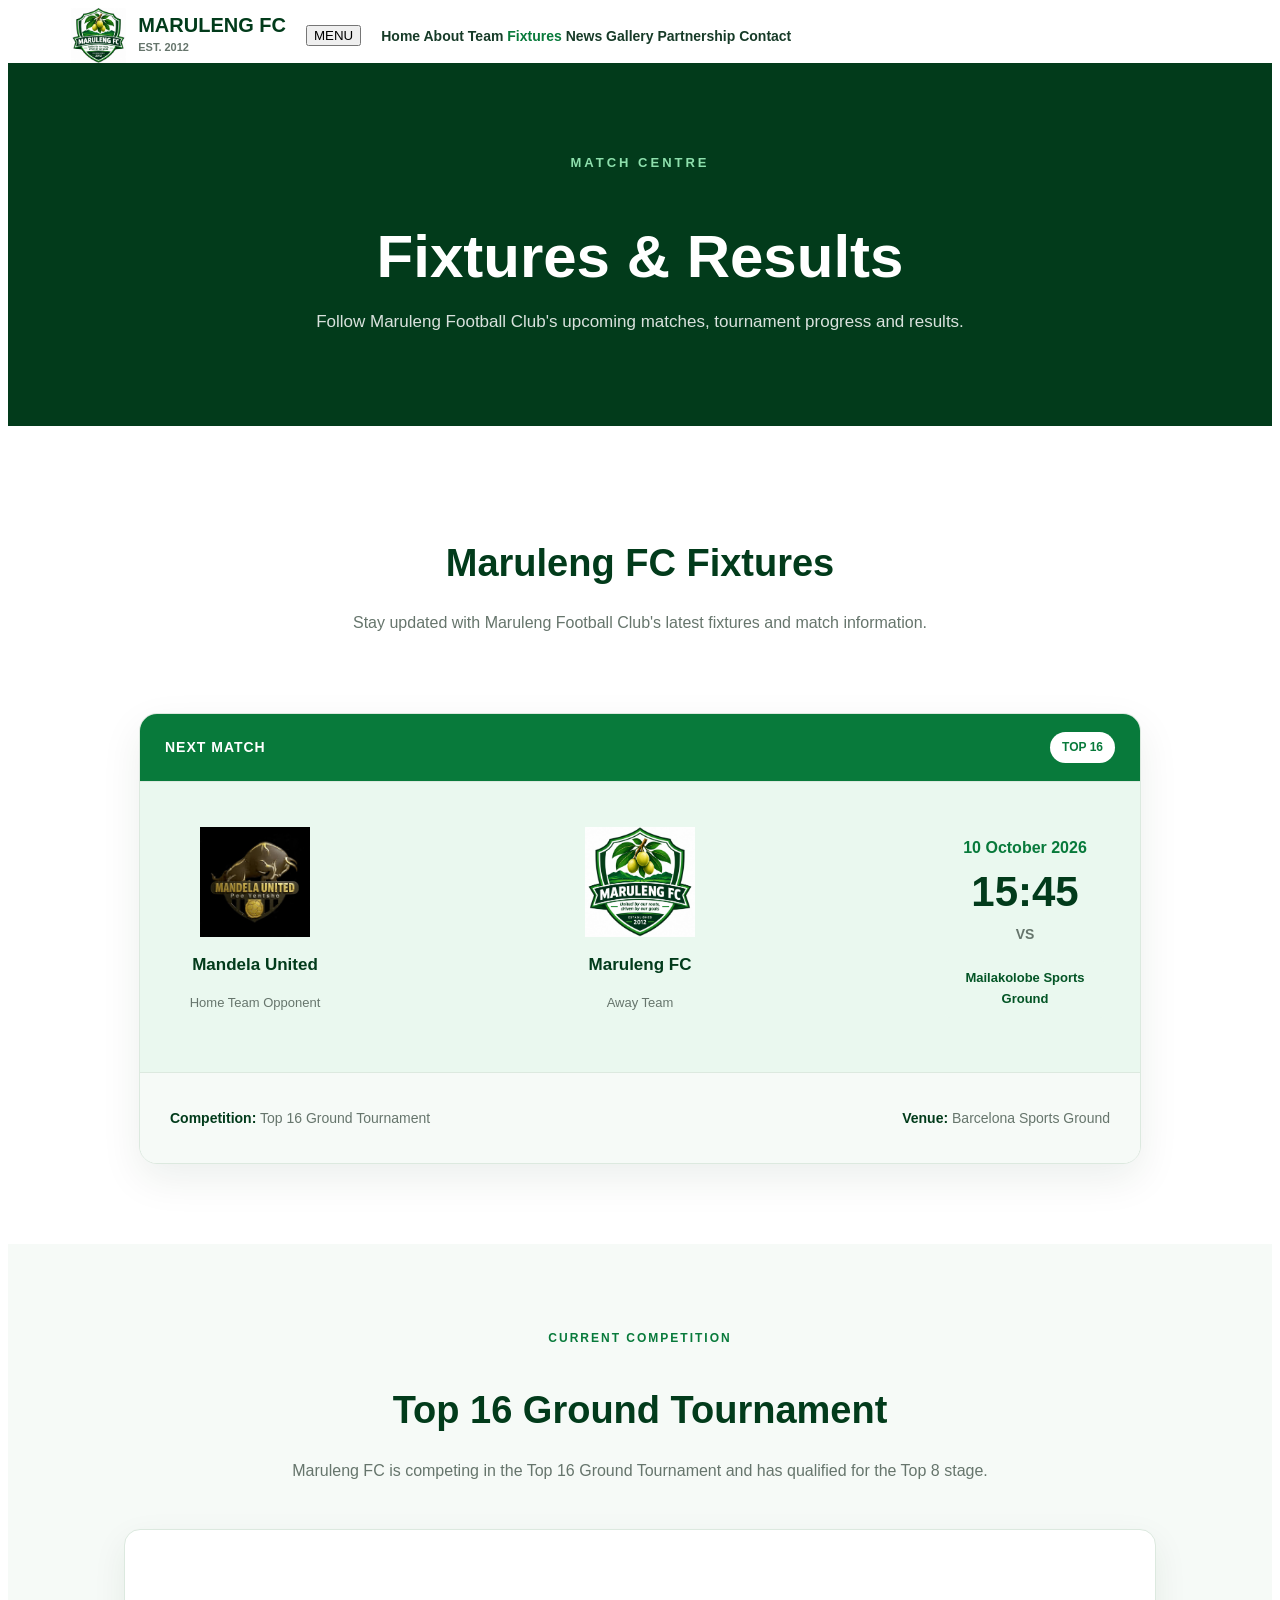
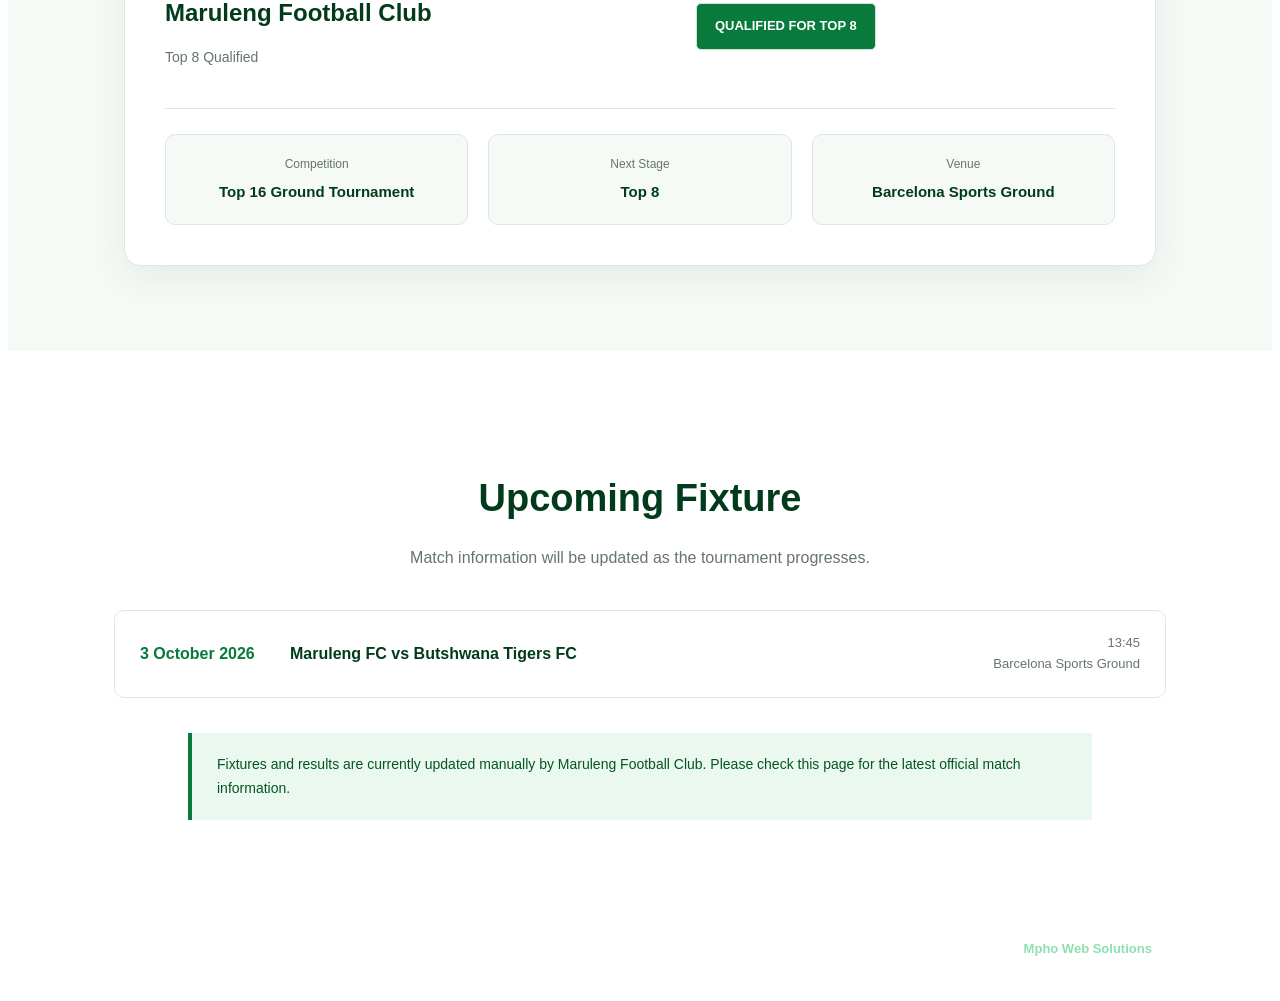
<file: fixtures.html>
<!DOCTYPE html>
<html lang="en">

<head>

    <meta charset="UTF-8">

    <meta name="viewport"
          content="width=device-width, initial-scale=1.0">

    <title>Fixtures | Maruleng Football Club</title>

    <link rel="stylesheet" href="style.css">

    <style>

        /* =========================
           FIXTURES PAGE
        ========================= */

        .fixtures-page {
            background: #ffffff;
        }


        /* =========================
           PAGE HERO
        ========================= */

        .fixtures-hero {
            background: #023b1b;
            color: #ffffff;
            padding: 90px 20px;
            text-align: center;
        }

        .fixtures-hero .label {
            display: block;
            color: #8ee0ad;
            font-size: 13px;
            font-weight: 900;
            letter-spacing: 3px;
            text-transform: uppercase;
            margin-bottom: 12px;
        }

        .fixtures-hero h1 {
            font-size: clamp(38px, 6vw, 60px);
            line-height: 1.1;
            margin-bottom: 18px;
        }

        .fixtures-hero p {
            max-width: 700px;
            margin: auto;
            color: rgba(255,255,255,0.85);
            font-size: 17px;
            line-height: 1.7;
        }


        /* =========================
           INTRO
        ========================= */

        .fixtures-intro {
            padding: 75px 20px 45px;
            text-align: center;
        }

        .fixtures-intro h2 {
            color: #023b1b;
            font-size: 38px;
            margin-bottom: 15px;
        }

        .fixtures-intro p {
            max-width: 750px;
            margin: auto;
            color: #66756c;
            line-height: 1.8;
        }


        /* =========================
           NEXT MATCH
        ========================= */

        .next-match-section {
            padding: 30px 20px 80px;
        }

        .next-match-card {
            max-width: 1000px;
            margin: auto;
            background: #ffffff;
            border: 1px solid #dce9df;
            border-radius: 18px;
            overflow: hidden;
            box-shadow: 0 15px 40px rgba(0,50,20,0.08);
        }

        .next-match-header {
            background: #087a3b;
            color: #ffffff;
            padding: 18px 25px;
            display: flex;
            justify-content: space-between;
            align-items: center;
            gap: 15px;
            flex-wrap: wrap;
        }

        .next-match-header strong {
            font-size: 14px;
            letter-spacing: 1px;
            text-transform: uppercase;
        }

        .match-status {
            background: #ffffff;
            color: #087a3b;
            padding: 6px 12px;
            border-radius: 30px;
            font-size: 12px;
            font-weight: 900;
        }


        /* =========================
           MATCH DETAILS
        ========================= */

        .match-details {
            padding: 45px 35px;
            display: grid;
            grid-template-columns: 160px 1fr 160px;
            align-items: center;
            gap: 30px;
        }

        .fixture-team {
            text-align: center;
        }

        .fixture-logo {
            width: 110px;
            height: 110px;
            object-fit: contain;
            margin: 0 auto 15px;
        }

        .fixture-team h3 {
            color: #023b1b;
            font-size: 17px;
            line-height: 1.3;
        }

        .fixture-team p {
            color: #66756c;
            font-size: 13px;
            margin-top: 5px;
        }


        /* =========================
           MATCH CENTRE
        ========================= */

        .match-centre {
            text-align: center;
        }

        .match-date {
            color: #087a3b;
            font-size: 16px;
            font-weight: 900;
            margin-bottom: 5px;
        }

        .match-time {
            color: #023b1b;
            font-size: 42px;
            font-weight: 900;
            line-height: 1;
            margin: 10px 0;
        }

        .match-vs {
            color: #66756c;
            font-size: 14px;
            font-weight: 800;
            margin-bottom: 15px;
        }

        .match-venue {
            display: inline-block;
            padding: 8px 14px;
            background: #eaf8ef;
            color: #045526;
            border-radius: 5px;
            font-size: 13px;
            font-weight: 800;
        }


        /* =========================
           FIXTURE INFORMATION
        ========================= */

        .fixture-footer {
            border-top: 1px solid #dce9df;
            background: #f6faf7;
            padding: 20px 30px;
            display: flex;
            justify-content: space-between;
            gap: 20px;
            flex-wrap: wrap;
        }

        .fixture-footer p {
            color: #66756c;
            font-size: 14px;
        }

        .fixture-footer strong {
            color: #023b1b;
        }


        /* =========================
           TOURNAMENT
        ========================= */

        .tournament-section {
            padding: 85px 20px;
            background: #f6faf7;
        }

        .tournament-heading {
            text-align: center;
            max-width: 750px;
            margin: 0 auto 45px;
        }

        .tournament-heading .label {
            display: block;
            color: #087a3b;
            font-size: 12px;
            font-weight: 900;
            letter-spacing: 2px;
            text-transform: uppercase;
            margin-bottom: 10px;
        }

        .tournament-heading h2 {
            color: #023b1b;
            font-size: 38px;
            margin-bottom: 15px;
        }

        .tournament-heading p {
            color: #66756c;
            line-height: 1.7;
        }


        /* =========================
           TOURNAMENT CARD
        ========================= */

        .tournament-card {
            max-width: 950px;
            margin: auto;
            background: #ffffff;
            border: 1px solid #dce9df;
            border-radius: 16px;
            padding: 40px;
            box-shadow: 0 12px 35px rgba(0,50,20,0.07);
        }

        .tournament-top {
            display: flex;
            align-items: center;
            justify-content: space-between;
            gap: 25px;
            padding-bottom: 25px;
            border-bottom: 1px solid #dce9df;
        }

        .tournament-top h3 {
            color: #023b1b;
            font-size: 24px;
            margin-bottom: 5px;
        }

        .tournament-top p {
            color: #66756c;
            font-size: 14px;
        }

        .qualification {
            padding: 12px 18px;
            background: #087a3b;
            color: #ffffff;
            border-radius: 5px;
            font-size: 13px;
            font-weight: 900;
            white-space: nowrap;
        }


        /* =========================
           TOURNAMENT DETAILS
        ========================= */

        .tournament-details {
            display: grid;
            grid-template-columns: repeat(3, 1fr);
            gap: 20px;
            margin-top: 25px;
        }

        .tournament-detail {
            padding: 20px;
            background: #f6faf7;
            border: 1px solid #dce9df;
            border-radius: 10px;
            text-align: center;
        }

        .tournament-detail span {
            display: block;
            color: #66756c;
            font-size: 12px;
            margin-bottom: 5px;
        }

        .tournament-detail strong {
            color: #023b1b;
            font-size: 15px;
        }


        /* =========================
           UPCOMING FIXTURES
        ========================= */

        .fixtures-list-section {
            padding: 85px 20px;
        }

        .fixtures-list-heading {
            text-align: center;
            max-width: 750px;
            margin: 0 auto 40px;
        }

        .fixtures-list-heading h2 {
            color: #023b1b;
            font-size: 38px;
            margin-bottom: 12px;
        }

        .fixtures-list-heading p {
            color: #66756c;
        }


        .fixture-row {
            max-width: 1000px;
            margin: 0 auto 15px;
            padding: 22px 25px;
            border: 1px solid #dce9df;
            border-radius: 10px;
            background: #ffffff;
            display: grid;
            grid-template-columns: 130px 1fr 150px;
            align-items: center;
            gap: 20px;
        }

        .fixture-row-date {
            color: #087a3b;
            font-weight: 900;
        }

        .fixture-row-teams {
            color: #023b1b;
            font-weight: 800;
        }

        .fixture-row-venue {
            text-align: right;
            color: #66756c;
            font-size: 13px;
        }


        /* =========================
           NOTE
        ========================= */

        .fixtures-note {
            max-width: 850px;
            margin: 35px auto 0;
            padding: 20px 25px;
            background: #eaf8ef;
            border-left: 4px solid #087a3b;
            color: #045526;
            font-size: 14px;
            line-height: 1.7;
        }


        /* =========================
           RESPONSIVE
        ========================= */

        @media (max-width: 800px) {

            .match-details {
                grid-template-columns: 1fr;
                gap: 25px;
            }

            .match-centre {
                order: 2;
            }

            .fixture-team {
                order: 1;
            }

            .fixture-team:last-child {
                order: 3;
            }

            .tournament-top {
                flex-direction: column;
                text-align: center;
            }

            .tournament-details {
                grid-template-columns: 1fr;
            }

            .fixture-row {
                grid-template-columns: 1fr;
                text-align: center;
            }

            .fixture-row-venue {
                text-align: center;
            }

        }


        @media (max-width: 500px) {

            .fixtures-hero {
                padding: 70px 20px;
            }

            .fixtures-intro {
                padding-top: 60px;
            }

            .fixtures-intro h2,
            .tournament-heading h2,
            .fixtures-list-heading h2 {
                font-size: 30px;
            }

            .next-match-section {
                padding-bottom: 60px;
            }

            .match-details {
                padding: 35px 20px;
            }

            .tournament-card {
                padding: 25px 20px;
            }

        }

    </style>

</head>


<body>


<!-- =========================
     HEADER
========================= -->

<header class="site-header">

    <div class="container navbar">

        <a href="index.html" class="brand">

            <img
                src="logo.png"
                alt="Maruleng Football Club Logo"
            >

            <div class="brand-text">

                <div class="brand-name">
                    MARULENG FC
                </div>

                <div class="brand-est">
                    EST. 2012
                </div>

            </div>

        </a>


        <button class="menu-toggle">
            MENU
        </button>


        <nav class="nav-links">

            <a href="index.html">
                Home
            </a>

            <a href="about.html">
                About
            </a>

            <a href="team.html">
                Team
            </a>

            <a href="fixtures.html" class="active">
                Fixtures
            </a>

            <a href="news.html">
                News
            </a>

            <a href="gallery.html">
                Gallery
            </a>

            <a href="partnership.html">
                Partnership
            </a>

            <a href="contact.html">
                Contact
            </a>

        </nav>

    </div>

</header>


<!-- =========================
     HERO
========================= -->

<section class="fixtures-hero">

    <div class="container">

        <span class="label">
            Match Centre
        </span>

        <h1>
            Fixtures &amp; Results
        </h1>

        <p>
            Follow Maruleng Football Club's upcoming matches,
            tournament progress and results.
        </p>

    </div>

</section>


<!-- =========================
     INTRODUCTION
========================= -->

<section class="fixtures-intro">

    <div class="container">

        <h2>
            Maruleng FC Fixtures
        </h2>

        <p>
            Stay updated with Maruleng Football Club's latest
            fixtures and match information.
        </p>

    </div>

</section>


<!-- =========================
     NEXT MATCH
========================= -->

<section class="next-match-section">

    <div class="container">

        <div class="next-match-card">


            <div class="next-match-header">

                <strong>
                    Next Match
                </strong>

                <span class="match-status">
                    TOP 16
                </span>

            </div>


            <div class="match-details">

 <!-- BUTSHWANA TIGERS -->

                <div class="fixture-team">

                    <img
                        src="mandela.png"
                        alt="Butshwana Tigers FC Logo"
                        class="fixture-logo"
                    >

                    <h3>
                        Mandela United
                    </h3>

                    <p>
                      Home Team  Opponent
                    </p>

                </div>


                <!-- MARULENG FC -->

                <div class="fixture-team">

                    <img
                        src="logo.png"
                        alt="Maruleng Football Club Logo"
                        class="fixture-logo"
                    >

                    <h3>
                        Maruleng FC
                    </h3>

                    <p>
                        Away Team
                    </p>

                </div>


                <!-- MATCH CENTRE -->

                <div class="match-centre">

                    <div class="match-date">
                        10 October 2026
                    </div>

                    <div class="match-time">
                        15:45
                    </div>

                    <div class="match-vs">
                        VS
                    </div>

                    <div class="match-venue">
                        Mailakolobe Sports Ground
                    </div>

                </div>


               
            </div>


            <div class="fixture-footer">

                <p>
                    <strong>Competition:</strong>
                    Top 16 Ground Tournament
                </p>

                <p>
                    <strong>Venue:</strong>
                    Barcelona Sports Ground
                </p>

            </div>

        </div>

    </div>

</section>


<!-- =========================
     TOURNAMENT
========================= -->

<section class="tournament-section">

    <div class="container">

        <div class="tournament-heading">

            <span class="label">
                Current Competition
            </span>

            <h2>
                Top 16 Ground Tournament
            </h2>

            <p>
                Maruleng FC is competing in the Top 16 Ground Tournament
                and has qualified for the Top 8 stage.
            </p>

        </div>


        <div class="tournament-card">


            <div class="tournament-top">

                <div>

                    <h3>
                        Maruleng Football Club
                    </h3>

                    <p>
                        Top 8 Qualified
                    </p>

                </div>

                <div class="qualification">
                    QUALIFIED FOR TOP 8
                </div>

            </div>


            <div class="tournament-details">

                <div class="tournament-detail">

                    <span>
                        Competition
                    </span>

                    <strong>
                        Top 16 Ground Tournament
                    </strong>

                </div>


                <div class="tournament-detail">

                    <span>
                        Next Stage
                    </span>

                    <strong>
                        Top 8
                    </strong>

                </div>


                <div class="tournament-detail">

                    <span>
                        Venue
                    </span>

                    <strong>
                        Barcelona Sports Ground
                    </strong>

                </div>

            </div>

        </div>

    </div>

</section>


<!-- =========================
     UPCOMING FIXTURES
========================= -->

<section class="fixtures-list-section">

    <div class="container">

        <div class="fixtures-list-heading">

            <h2>
                Upcoming Fixture
            </h2>

            <p>
                Match information will be updated as the tournament
                progresses.
            </p>

        </div>


        <div class="fixture-row">

            <div class="fixture-row-date">
                3 October 2026
            </div>

            <div class="fixture-row-teams">
                Maruleng FC vs Butshwana Tigers FC
            </div>

            <div class="fixture-row-venue">
                13:45<br>
                Barcelona Sports Ground
            </div>

        </div>


        <div class="fixtures-note">

            Fixtures and results are currently updated manually by
            Maruleng Football Club. Please check this page for the
            latest official match information.

        </div>

    </div>

</section>


<!-- =========================
     FOOTER
========================= -->

<footer class="site-footer">

    <div class="container">

        <div class="footer-bottom">

            <p>
                © 2026 Maruleng Football Club. All Rights Reserved.
            </p>

            <p class="footer-credit">

                Website developed in partnership with

                <a
                    href="https://mphowebsolutions.co.za"
                    target="_blank"
                    rel="noopener"
                >
                    Mpho Web Solutions
                </a>

            </p>

        </div>

    </div>

</footer>


</body>

</html>
</file>
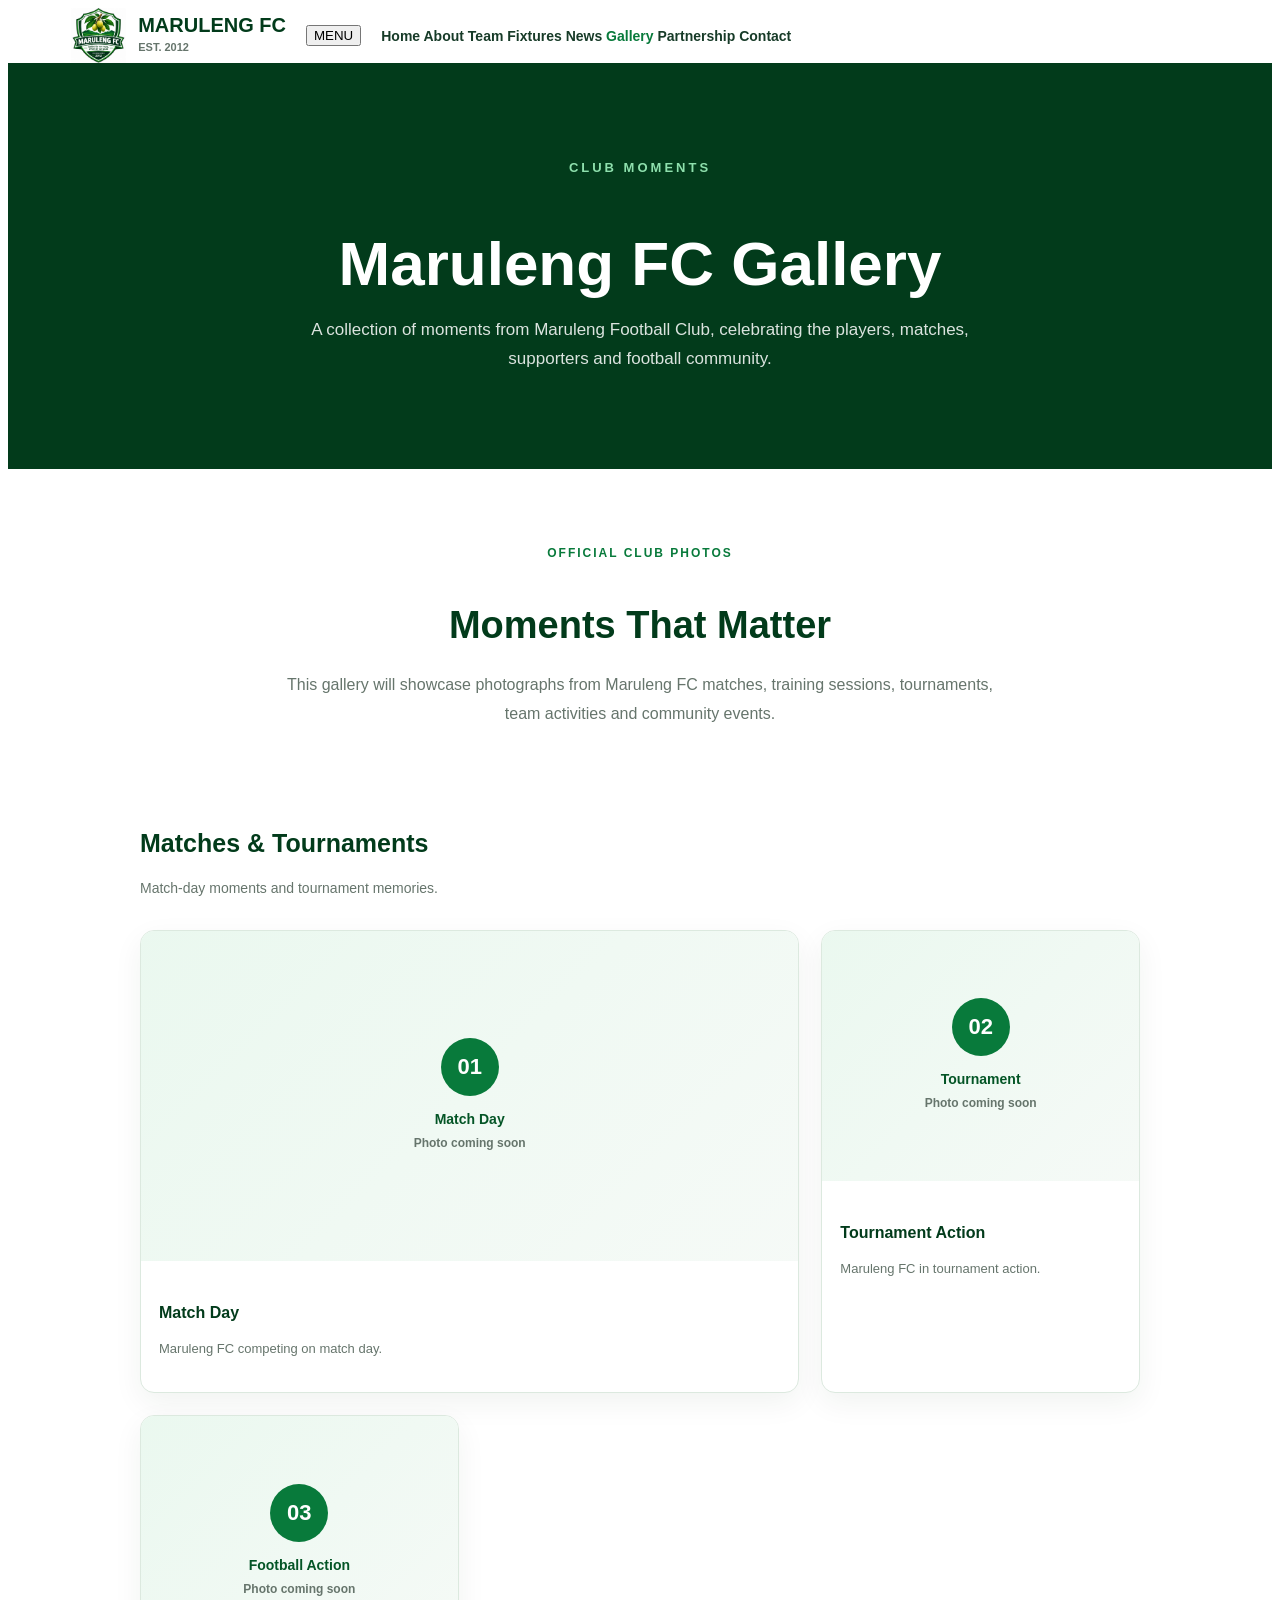
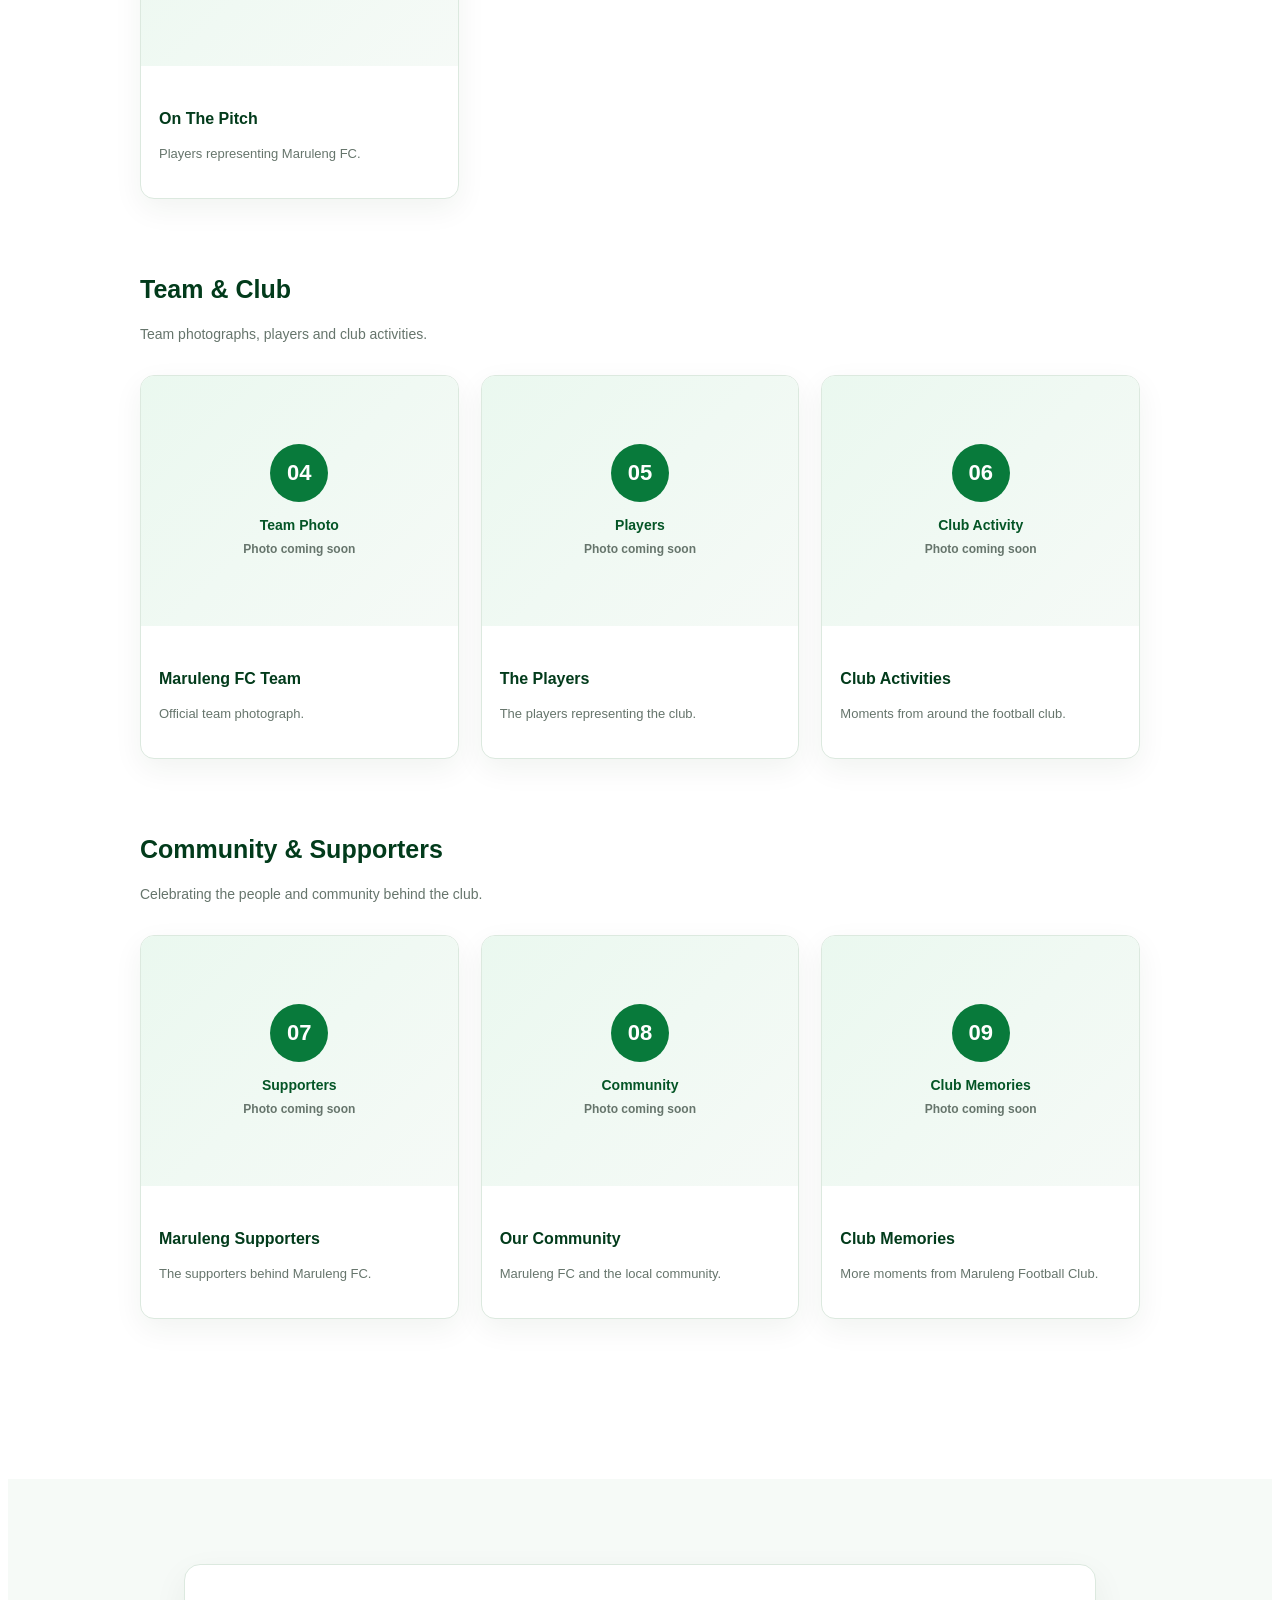
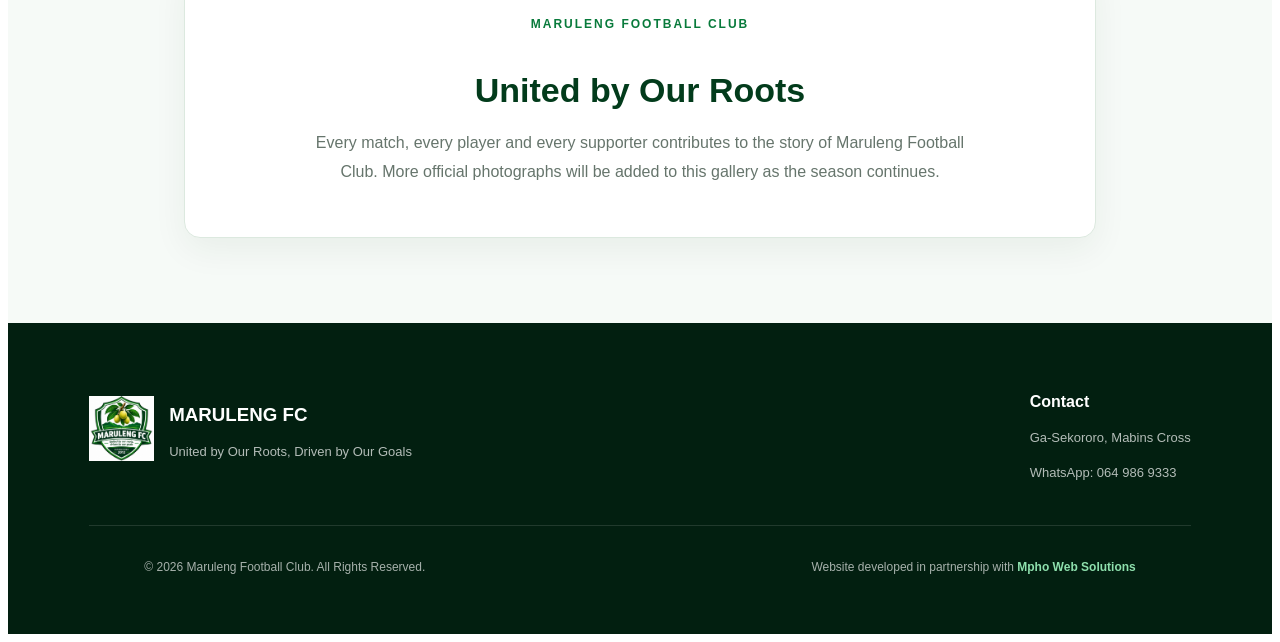
<file: gallery.html>
<!DOCTYPE html>
<html lang="en">

<head>

    <meta charset="UTF-8">

    <meta name="viewport"
          content="width=device-width, initial-scale=1.0">

    <title>Gallery | Maruleng Football Club</title>

    <link rel="stylesheet" href="style.css">

    <style>

        /* =========================
           GALLERY PAGE
        ========================= */

        .gallery-page {
            background: #ffffff;
            color: #123d28;
        }


        /* =========================
           HERO
        ========================= */

        .gallery-hero {
            background: #023b1b;
            color: #ffffff;
            padding: 95px 20px;
            text-align: center;
        }

        .gallery-hero .label {
            display: block;
            color: #8ee0ad;
            font-size: 13px;
            font-weight: 900;
            letter-spacing: 3px;
            text-transform: uppercase;
            margin-bottom: 12px;
        }

        .gallery-hero h1 {
            font-size: clamp(40px, 6vw, 62px);
            line-height: 1.1;
            margin-bottom: 18px;
        }

        .gallery-hero p {
            max-width: 700px;
            margin: auto;
            color: rgba(255,255,255,0.86);
            font-size: 17px;
            line-height: 1.7;
        }


        /* =========================
           INTRO
        ========================= */

        .gallery-intro {
            padding: 75px 20px 45px;
            text-align: center;
        }

        .gallery-intro .label {
            display: block;
            color: #087a3b;
            font-size: 12px;
            font-weight: 900;
            letter-spacing: 2px;
            text-transform: uppercase;
            margin-bottom: 10px;
        }

        .gallery-intro h2 {
            color: #023b1b;
            font-size: 38px;
            margin-bottom: 15px;
        }

        .gallery-intro p {
            max-width: 720px;
            margin: auto;
            color: #66756c;
            line-height: 1.8;
        }


        /* =========================
           GALLERY SECTION
        ========================= */

        .gallery-section {
            padding: 25px 20px 90px;
        }

        .gallery-container {
            width: 90%;
            max-width: 1200px;
            margin: auto;
        }


        /* =========================
           CATEGORY HEADING
        ========================= */

        .gallery-category {
            max-width: 1000px;
            margin: 0 auto 30px;
        }

        .gallery-category h3 {
            color: #023b1b;
            font-size: 25px;
            margin-bottom: 7px;
        }

        .gallery-category p {
            color: #66756c;
            font-size: 14px;
        }


        /* =========================
           GALLERY GRID
        ========================= */

        .gallery-grid {
            max-width: 1000px;
            margin: 0 auto 70px;

            display: grid;
            grid-template-columns: repeat(3, 1fr);

            gap: 22px;
        }


        /* =========================
           GALLERY CARD
        ========================= */

        .gallery-card {
            position: relative;

            background: #ffffff;

            border: 1px solid #dce9df;

            border-radius: 14px;

            overflow: hidden;

            box-shadow: 0 10px 30px rgba(0, 50, 20, 0.06);

            transition: 0.3s ease;
        }

        .gallery-card:hover {
            transform: translateY(-5px);

            box-shadow:
                0 18px 40px rgba(0, 50, 20, 0.12);
        }


        /* =========================
           IMAGE AREA
        ========================= */

        .gallery-image {
            width: 100%;
            height: 250px;

            background:
                linear-gradient(
                    135deg,
                    #eaf8ef,
                    #dcefe2
                );

            display: flex;
            align-items: center;
            justify-content: center;

            overflow: hidden;
        }

        .gallery-image img {
            width: 100%;
            height: 100%;

            object-fit: cover;

            display: block;
        }


        /* =========================
           PLACEHOLDER
        ========================= */

        .gallery-placeholder {
            width: 100%;
            height: 100%;

            display: flex;
            flex-direction: column;

            align-items: center;
            justify-content: center;

            text-align: center;

            color: #045526;

            padding: 20px;
        }

        .placeholder-mark {
            width: 58px;
            height: 58px;

            border-radius: 50%;

            background: #087a3b;
            color: #ffffff;

            display: flex;
            align-items: center;
            justify-content: center;

            font-size: 22px;
            font-weight: 900;

            margin-bottom: 12px;
        }

        .gallery-placeholder strong {
            font-size: 14px;
            margin-bottom: 4px;
        }

        .gallery-placeholder span {
            color: #66756c;
            font-size: 12px;
        }


        /* =========================
           CAPTION
        ========================= */

        .gallery-caption {
            padding: 18px 18px 20px;
        }

        .gallery-caption h4 {
            color: #023b1b;
            font-size: 16px;
            margin-bottom: 5px;
        }

        .gallery-caption p {
            color: #66756c;
            font-size: 13px;
            line-height: 1.6;
        }


        /* =========================
           FEATURED CARD
        ========================= */

        .gallery-card.featured {
            grid-column: span 2;
        }

        .gallery-card.featured .gallery-image {
            height: 330px;
        }


        /* =========================
           CLUB MESSAGE
        ========================= */

        .gallery-message-section {
            background: #f6faf7;
            padding: 85px 20px;
        }

        .gallery-message {
            max-width: 850px;
            margin: auto;

            text-align: center;

            background: #ffffff;

            border: 1px solid #dce9df;

            border-radius: 16px;

            padding: 50px 30px;

            box-shadow:
                0 12px 35px rgba(0, 50, 20, 0.06);
        }

        .gallery-message .label {
            display: block;

            color: #087a3b;

            font-size: 12px;
            font-weight: 900;

            letter-spacing: 2px;

            text-transform: uppercase;

            margin-bottom: 10px;
        }

        .gallery-message h2 {
            color: #023b1b;

            font-size: 34px;

            margin-bottom: 12px;
        }

        .gallery-message p {
            max-width: 650px;

            margin: auto;

            color: #66756c;

            line-height: 1.8;
        }


        /* =========================
           FOOTER
        ========================= */

        .site-footer {
            background: #021f10;

            color: #ffffff;

            padding: 45px 20px 25px;
        }

        .footer-wrapper {
            width: 90%;
            max-width: 1200px;
            margin: auto;
        }

        .footer-main {
            display: flex;

            justify-content: space-between;

            gap: 40px;

            padding-bottom: 35px;
        }

        .footer-brand {
            display: flex;

            align-items: center;

            gap: 15px;
        }

        .footer-brand img {
            width: 65px;
            height: 65px;

            object-fit: contain;
        }

        .footer-brand h3 {
            margin-bottom: 3px;
        }

        .footer-brand p {
            color: rgba(255,255,255,0.7);

            font-size: 13px;
        }

        .footer-contact h4 {
            margin-bottom: 10px;
        }

        .footer-contact p {
            color: rgba(255,255,255,0.7);

            font-size: 13px;

            line-height: 1.7;
        }

        .footer-bottom {
            border-top:
                1px solid rgba(255,255,255,0.12);

            padding-top: 20px;

            display: flex;

            justify-content: space-between;

            gap: 20px;

            flex-wrap: wrap;
        }

        .footer-bottom p {
            color: rgba(255,255,255,0.65);

            font-size: 12px;
        }

        .footer-credit a {
            color: #8ee0ad;

            font-weight: 800;
        }


        /* =========================
           RESPONSIVE
        ========================= */

        @media (max-width: 900px) {

            .gallery-grid {
                grid-template-columns: repeat(2, 1fr);
            }

            .gallery-card.featured {
                grid-column: span 2;
            }

            .footer-main {
                flex-direction: column;
            }

        }


        @media (max-width: 600px) {

            .gallery-hero {
                padding: 75px 20px;
            }

            .gallery-intro {
                padding-top: 60px;
            }

            .gallery-intro h2 {
                font-size: 30px;
            }

            .gallery-section {
                padding-bottom: 60px;
            }

            .gallery-grid {
                grid-template-columns: 1fr;
            }

            .gallery-card.featured {
                grid-column: span 1;
            }

            .gallery-image,
            .gallery-card.featured .gallery-image {
                height: 240px;
            }

            .gallery-message {
                padding: 40px 20px;
            }

            .gallery-message h2 {
                font-size: 28px;
            }

            .footer-bottom {
                flex-direction: column;
                text-align: center;
            }

        }

    </style>

</head>


<body class="gallery-page">


<!-- =========================
     HEADER
========================= -->

<header class="site-header">

    <div class="container navbar">

        <a href="index.html" class="brand">

            <img
                src="logo.png"
                alt="Maruleng Football Club Logo"
            >

            <div class="brand-text">

                <div class="brand-name">
                    MARULENG FC
                </div>

                <div class="brand-est">
                    EST. 2012
                </div>

            </div>

        </a>


        <button class="menu-toggle">
            MENU
        </button>


        <nav class="nav-links">

            <a href="index.html">
                Home
            </a>

            <a href="about.html">
                About
            </a>

            <a href="team.html">
                Team
            </a>

            <a href="fixtures.html">
                Fixtures
            </a>

            <a href="news.html">
                News
            </a>

            <a href="gallery.html" class="active">
                Gallery
            </a>

            <a href="partnership.html">
                Partnership
            </a>

            <a href="contact.html">
                Contact
            </a>

        </nav>

    </div>

</header>


<!-- =========================
     HERO
========================= -->

<section class="gallery-hero">

    <div class="container">

        <span class="label">
            Club Moments
        </span>

        <h1>
            Maruleng FC Gallery
        </h1>

        <p>
            A collection of moments from Maruleng Football Club,
            celebrating the players, matches, supporters and
            football community.
        </p>

    </div>

</section>


<!-- =========================
     INTRODUCTION
========================= -->

<section class="gallery-intro">

    <div class="container">

        <span class="label">
            Official Club Photos
        </span>

        <h2>
            Moments That Matter
        </h2>

        <p>
            This gallery will showcase photographs from Maruleng FC
            matches, training sessions, tournaments, team activities
            and community events.
        </p>

    </div>

</section>


<!-- =========================
     GALLERY
========================= -->

<section class="gallery-section">

    <div class="gallery-container">


        <!-- =====================
             MATCHES
        ====================== -->

        <div class="gallery-category">

            <h3>
                Matches &amp; Tournaments
            </h3>

            <p>
                Match-day moments and tournament memories.
            </p>

        </div>


        <div class="gallery-grid">


            <!-- PHOTO 01 -->

            <div class="gallery-card featured">

                <div class="gallery-image">

                    <!--
                        Replace the placeholder below with:

                        <img src="gallery/gallery1.jpg"
                             alt="Maruleng FC match day">
                    -->

                    <div class="gallery-placeholder">

                        <div class="placeholder-mark">
                            01
                        </div>

                        <strong>
                            Match Day
                        </strong>

                        <span>
                            Photo coming soon
                        </span>

                    </div>

                </div>

                <div class="gallery-caption">

                    <h4>
                        Match Day
                    </h4>

                    <p>
                        Maruleng FC competing on match day.
                    </p>

                </div>

            </div>


            <!-- PHOTO 02 -->

            <div class="gallery-card">

                <div class="gallery-image">

                    <div class="gallery-placeholder">

                        <div class="placeholder-mark">
                            02
                        </div>

                        <strong>
                            Tournament
                        </strong>

                        <span>
                            Photo coming soon
                        </span>

                    </div>

                </div>

                <div class="gallery-caption">

                    <h4>
                        Tournament Action
                    </h4>

                    <p>
                        Maruleng FC in tournament action.
                    </p>

                </div>

            </div>


            <!-- PHOTO 03 -->

            <div class="gallery-card">

                <div class="gallery-image">

                    <div class="gallery-placeholder">

                        <div class="placeholder-mark">
                            03
                        </div>

                        <strong>
                            Football Action
                        </strong>

                        <span>
                            Photo coming soon
                        </span>

                    </div>

                </div>

                <div class="gallery-caption">

                    <h4>
                        On The Pitch
                    </h4>

                    <p>
                        Players representing Maruleng FC.
                    </p>

                </div>

            </div>


        </div>


        <!-- =====================
             TEAM
        ====================== -->

        <div class="gallery-category">

            <h3>
                Team &amp; Club
            </h3>

            <p>
                Team photographs, players and club activities.
            </p>

        </div>


        <div class="gallery-grid">


            <!-- PHOTO 04 -->

            <div class="gallery-card">

                <div class="gallery-image">

                    <div class="gallery-placeholder">

                        <div class="placeholder-mark">
                            04
                        </div>

                        <strong>
                            Team Photo
                        </strong>

                        <span>
                            Photo coming soon
                        </span>

                    </div>

                </div>

                <div class="gallery-caption">

                    <h4>
                        Maruleng FC Team
                    </h4>

                    <p>
                        Official team photograph.
                    </p>

                </div>

            </div>


            <!-- PHOTO 05 -->

            <div class="gallery-card">

                <div class="gallery-image">

                    <div class="gallery-placeholder">

                        <div class="placeholder-mark">
                            05
                        </div>

                        <strong>
                            Players
                        </strong>

                        <span>
                            Photo coming soon
                        </span>

                    </div>

                </div>

                <div class="gallery-caption">

                    <h4>
                        The Players
                    </h4>

                    <p>
                        The players representing the club.
                    </p>

                </div>

            </div>


            <!-- PHOTO 06 -->

            <div class="gallery-card">

                <div class="gallery-image">

                    <div class="gallery-placeholder">

                        <div class="placeholder-mark">
                            06
                        </div>

                        <strong>
                            Club Activity
                        </strong>

                        <span>
                            Photo coming soon
                        </span>

                    </div>

                </div>

                <div class="gallery-caption">

                    <h4>
                        Club Activities
                    </h4>

                    <p>
                        Moments from around the football club.
                    </p>

                </div>

            </div>


        </div>


        <!-- =====================
             COMMUNITY
        ====================== -->

        <div class="gallery-category">

            <h3>
                Community &amp; Supporters
            </h3>

            <p>
                Celebrating the people and community behind the club.
            </p>

        </div>


        <div class="gallery-grid">


            <!-- PHOTO 07 -->

            <div class="gallery-card">

                <div class="gallery-image">

                    <div class="gallery-placeholder">

                        <div class="placeholder-mark">
                            07
                        </div>

                        <strong>
                            Supporters
                        </strong>

                        <span>
                            Photo coming soon
                        </span>

                    </div>

                </div>

                <div class="gallery-caption">

                    <h4>
                        Maruleng Supporters
                    </h4>

                    <p>
                        The supporters behind Maruleng FC.
                    </p>

                </div>

            </div>


            <!-- PHOTO 08 -->

            <div class="gallery-card">

                <div class="gallery-image">

                    <div class="gallery-placeholder">

                        <div class="placeholder-mark">
                            08
                        </div>

                        <strong>
                            Community
                        </strong>

                        <span>
                            Photo coming soon
                        </span>

                    </div>

                </div>

                <div class="gallery-caption">

                    <h4>
                        Our Community
                    </h4>

                    <p>
                        Maruleng FC and the local community.
                    </p>

                </div>

            </div>


            <!-- PHOTO 09 -->

            <div class="gallery-card">

                <div class="gallery-image">

                    <div class="gallery-placeholder">

                        <div class="placeholder-mark">
                            09
                        </div>

                        <strong>
                            Club Memories
                        </strong>

                        <span>
                            Photo coming soon
                        </span>

                    </div>

                </div>

                <div class="gallery-caption">

                    <h4>
                        Club Memories
                    </h4>

                    <p>
                        More moments from Maruleng Football Club.
                    </p>

                </div>

            </div>


        </div>

    </div>

</section>


<!-- =========================
     MESSAGE
========================= -->

<section class="gallery-message-section">

    <div class="container">

        <div class="gallery-message">

            <span class="label">
                Maruleng Football Club
            </span>

            <h2>
                United by Our Roots
            </h2>

            <p>
                Every match, every player and every supporter
                contributes to the story of Maruleng Football Club.
                More official photographs will be added to this
                gallery as the season continues.
            </p>

        </div>

    </div>

</section>


<!-- =========================
     FOOTER
========================= -->

<footer class="site-footer">

    <div class="footer-wrapper">


        <div class="footer-main">


            <div class="footer-brand">

                <img
                    src="logo.png"
                    alt="Maruleng Football Club Logo"
                >

                <div>

                    <h3>
                        MARULENG FC
                    </h3>

                    <p>
                        United by Our Roots, Driven by Our Goals
                    </p>

                </div>

            </div>


            <div class="footer-contact">

                <h4>
                    Contact
                </h4>

                <p>
                    Ga-Sekororo, Mabins Cross
                </p>

                <p>
                    WhatsApp: 064 986 9333
                </p>

            </div>


        </div>


        <div class="footer-bottom">

            <p>
                © 2026 Maruleng Football Club. All Rights Reserved.
            </p>

            <p class="footer-credit">

                Website developed in partnership with

                <a
                    href="https://mphowebsolutions.co.za"
                    target="_blank"
                    rel="noopener"
                >
                    Mpho Web Solutions
                </a>

            </p>

        </div>


    </div>

</footer>


</body>

</html>
</file>
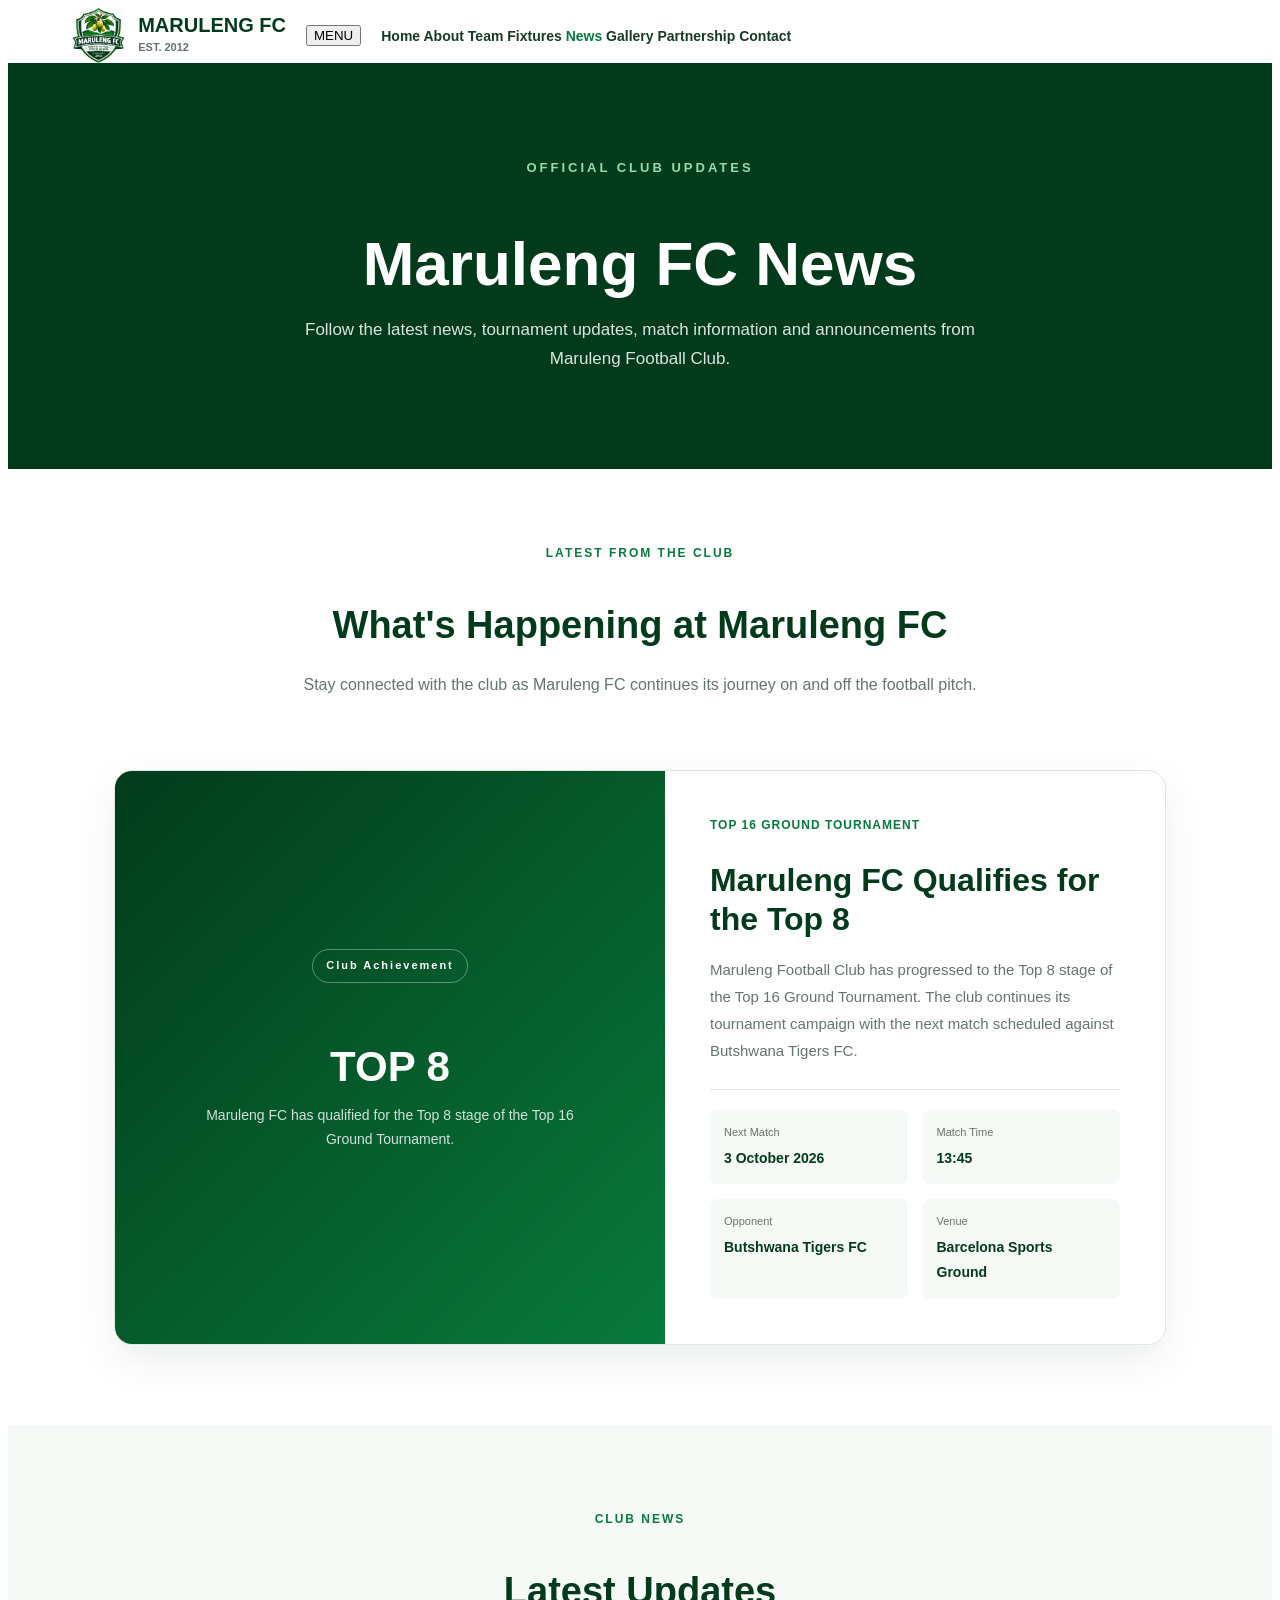
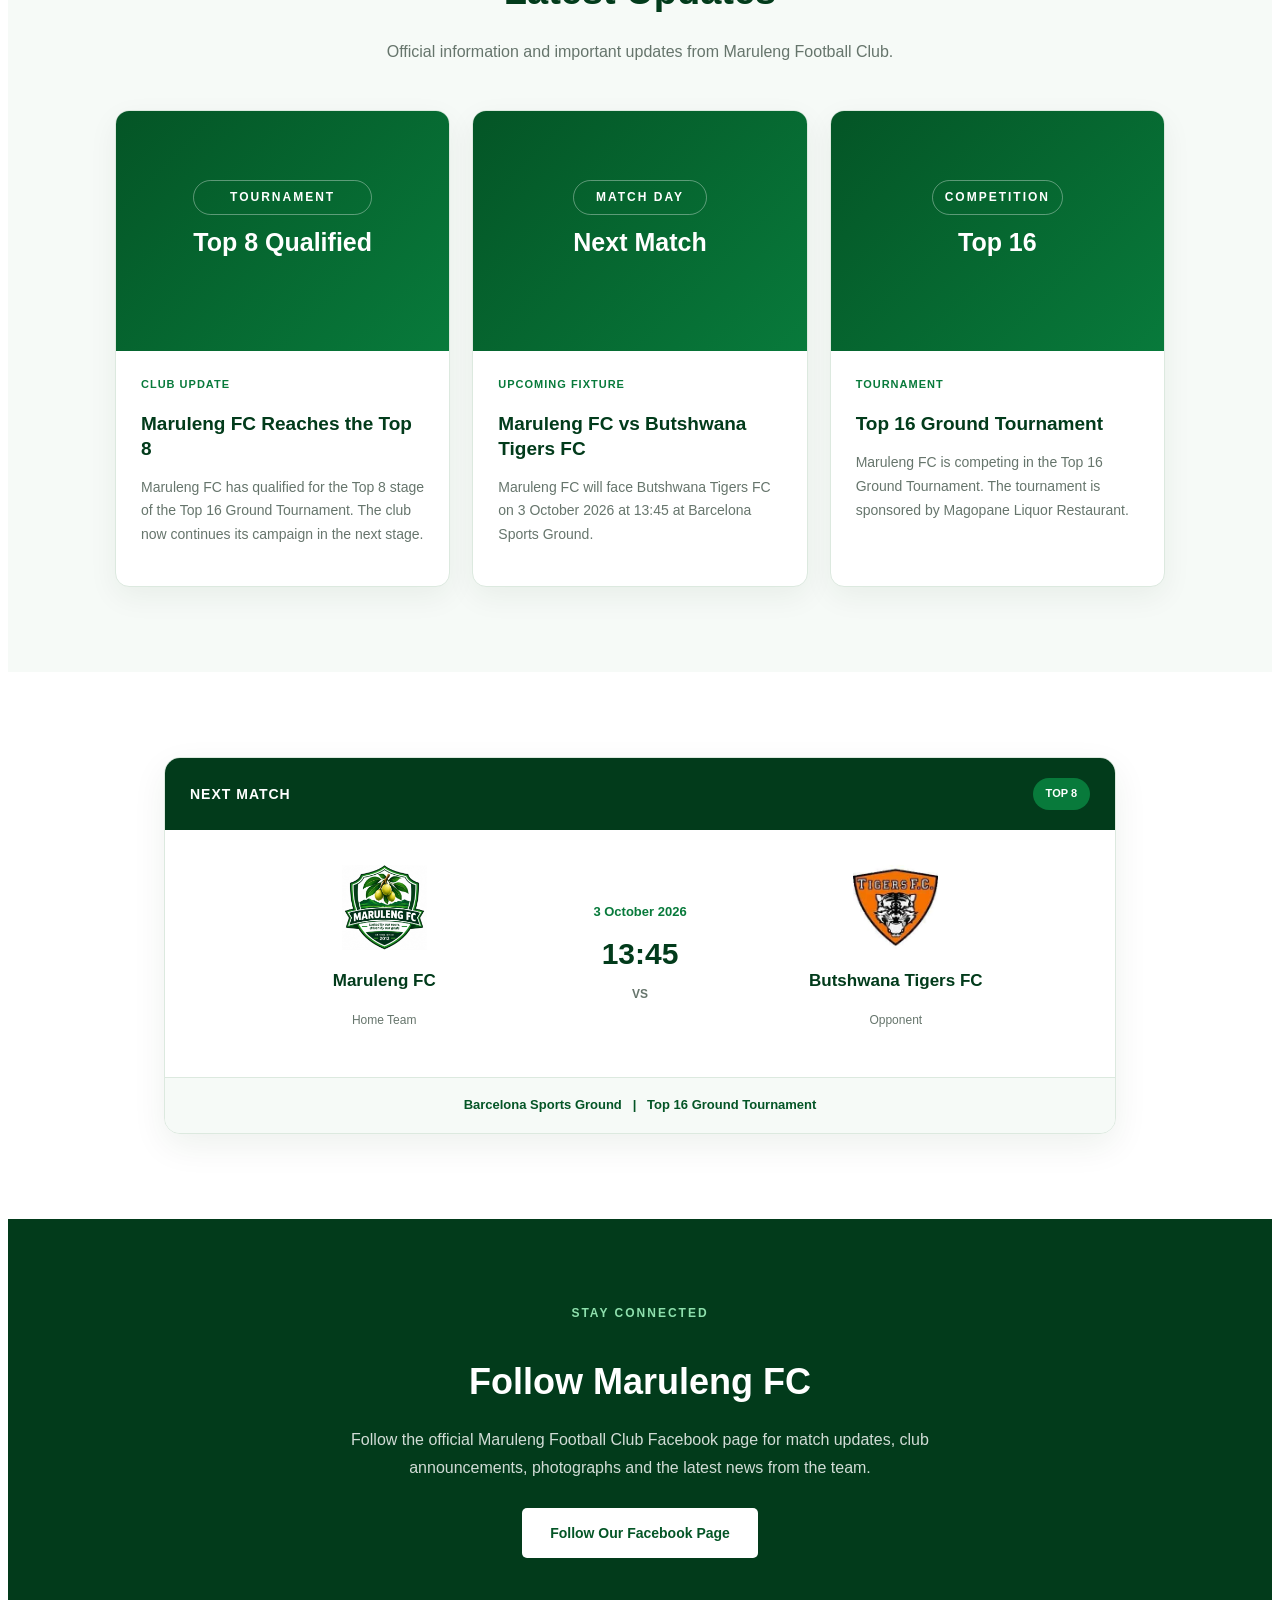
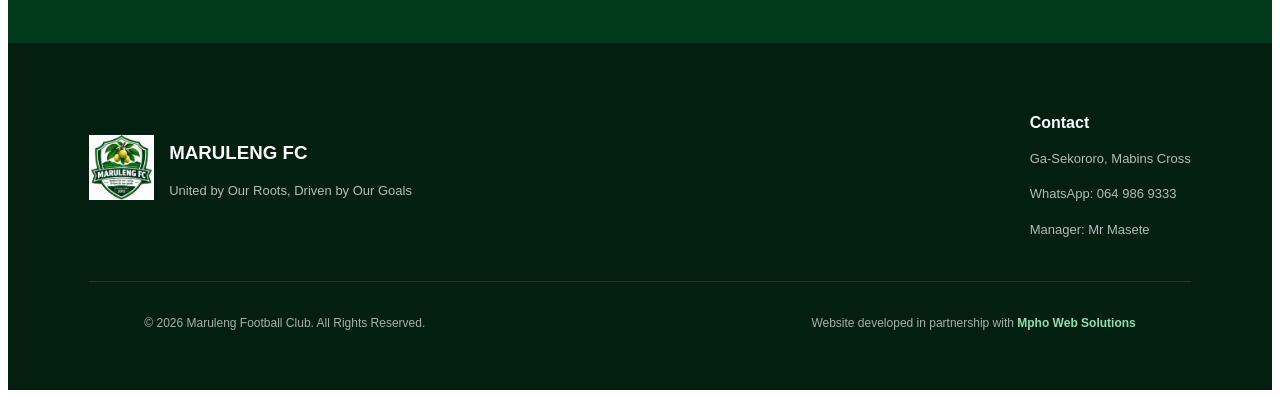
<file: news.html>
<!DOCTYPE html>
<html lang="en">

<head>

    <meta charset="UTF-8">

    <meta name="viewport"
          content="width=device-width, initial-scale=1.0">

    <title>News | Maruleng Football Club</title>

    <link rel="stylesheet" href="style.css">

    <style>

        /* =========================
           NEWS PAGE
        ========================= */

        .news-page {
            background: #ffffff;
            color: #123d28;
        }


        /* =========================
           HERO
        ========================= */

        .news-hero {
            background: #023b1b;
            color: #ffffff;
            padding: 95px 20px;
            text-align: center;
        }

        .news-hero .label {
            display: block;
            color: #8ee0ad;
            font-size: 13px;
            font-weight: 900;
            letter-spacing: 3px;
            text-transform: uppercase;
            margin-bottom: 12px;
        }

        .news-hero h1 {
            font-size: clamp(40px, 6vw, 62px);
            line-height: 1.1;
            margin-bottom: 18px;
        }

        .news-hero p {
            max-width: 700px;
            margin: auto;
            color: rgba(255,255,255,0.86);
            font-size: 17px;
            line-height: 1.7;
        }


        /* =========================
           INTRO
        ========================= */

        .news-intro {
            padding: 75px 20px 45px;
            text-align: center;
        }

        .news-intro .label {
            display: block;
            color: #087a3b;
            font-size: 12px;
            font-weight: 900;
            letter-spacing: 2px;
            text-transform: uppercase;
            margin-bottom: 10px;
        }

        .news-intro h2 {
            color: #023b1b;
            font-size: 38px;
            margin-bottom: 15px;
        }

        .news-intro p {
            max-width: 720px;
            margin: auto;
            color: #66756c;
            line-height: 1.8;
        }


        /* =========================
           FEATURED NEWS
        ========================= */

        .featured-news-section {
            padding: 25px 20px 80px;
        }

        .featured-news {
            max-width: 1050px;
            margin: auto;

            display: grid;
            grid-template-columns: 1.1fr 1fr;

            background: #ffffff;

            border: 1px solid #dce9df;

            border-radius: 18px;

            overflow: hidden;

            box-shadow:
                0 15px 40px rgba(0, 50, 20, 0.08);
        }

        .featured-visual {
            min-height: 380px;

            background:
                linear-gradient(
                    135deg,
                    #023b1b,
                    #087a3b
                );

            display: flex;

            align-items: center;

            justify-content: center;

            padding: 40px;

            color: #ffffff;

            text-align: center;
        }

        .featured-visual-inner {
            max-width: 380px;
        }

        .featured-visual .visual-label {
            display: inline-block;

            padding: 7px 13px;

            border: 1px solid rgba(255,255,255,0.35);

            border-radius: 30px;

            color: #ffffff;

            font-size: 11px;

            font-weight: 900;

            letter-spacing: 2px;

            margin-bottom: 20px;
        }

        .featured-visual h3 {
            font-size: 42px;

            line-height: 1.05;

            margin-bottom: 15px;
        }

        .featured-visual p {
            color: rgba(255,255,255,0.82);

            font-size: 14px;

            line-height: 1.7;
        }

        .featured-content {
            padding: 45px;
        }

        .featured-content .news-meta {
            color: #087a3b;

            font-size: 12px;

            font-weight: 900;

            letter-spacing: 1px;

            text-transform: uppercase;

            margin-bottom: 12px;
        }

        .featured-content h2 {
            color: #023b1b;

            font-size: 32px;

            line-height: 1.2;

            margin-bottom: 18px;
        }

        .featured-content p {
            color: #66756c;

            line-height: 1.8;

            font-size: 15px;

            margin-bottom: 25px;
        }

        .news-details {
            border-top: 1px solid #dce9df;

            padding-top: 20px;

            display: grid;

            grid-template-columns: 1fr 1fr;

            gap: 15px;
        }

        .news-detail {
            background: #f6faf7;

            padding: 14px;

            border-radius: 7px;
        }

        .news-detail span {
            display: block;

            color: #66756c;

            font-size: 11px;

            margin-bottom: 3px;
        }

        .news-detail strong {
            color: #023b1b;

            font-size: 14px;
        }


        /* =========================
           NEWS SECTION
        ========================= */

        .news-section {
            background: #f6faf7;

            padding: 85px 20px;
        }

        .news-heading {
            max-width: 750px;

            margin: 0 auto 45px;

            text-align: center;
        }

        .news-heading .label {
            display: block;

            color: #087a3b;

            font-size: 12px;

            font-weight: 900;

            letter-spacing: 2px;

            text-transform: uppercase;

            margin-bottom: 10px;
        }

        .news-heading h2 {
            color: #023b1b;

            font-size: 38px;

            margin-bottom: 12px;
        }

        .news-heading p {
            color: #66756c;

            line-height: 1.7;
        }


        /* =========================
           NEWS GRID
        ========================= */

        .news-grid-new {
            max-width: 1050px;

            margin: auto;

            display: grid;

            grid-template-columns:
                repeat(3, 1fr);

            gap: 22px;
        }


        /* =========================
           NEWS CARD
        ========================= */

        .news-card-new {
            background: #ffffff;

            border: 1px solid #dce9df;

            border-radius: 14px;

            overflow: hidden;

            box-shadow:
                0 10px 30px rgba(0, 50, 20, 0.06);

            transition: 0.3s ease;
        }

        .news-card-new:hover {
            transform: translateY(-5px);

            box-shadow:
                0 18px 40px rgba(0, 50, 20, 0.11);
        }


        /* =========================
           NEWS CARD IMAGE
        ========================= */

        .news-card-image {
            height: 190px;

            background:
                linear-gradient(
                    135deg,
                    #045526,
                    #087a3b
                );

            color: #ffffff;

            display: flex;

            align-items: center;

            justify-content: center;

            text-align: center;

            padding: 25px;

            position: relative;
        }

        .news-card-image .image-label {
            font-size: 12px;

            font-weight: 900;

            letter-spacing: 2px;

            text-transform: uppercase;

            border: 1px solid rgba(255,255,255,0.35);

            padding: 7px 12px;

            border-radius: 30px;
        }

        .news-card-image h3 {
            font-size: 25px;

            line-height: 1.15;

            margin-top: 13px;
        }


        /* =========================
           CARD CONTENT
        ========================= */

        .news-card-content {
            padding: 25px;
        }

        .news-card-date {
            color: #087a3b;

            font-size: 11px;

            font-weight: 900;

            letter-spacing: 1px;

            text-transform: uppercase;

            margin-bottom: 8px;
        }

        .news-card-content h3 {
            color: #023b1b;

            font-size: 19px;

            line-height: 1.3;

            margin-bottom: 10px;
        }

        .news-card-content p {
            color: #66756c;

            font-size: 14px;

            line-height: 1.7;
        }


        /* =========================
           MATCH INFORMATION
        ========================= */

        .match-news-section {
            padding: 85px 20px;
        }

        .match-news-card {
            max-width: 950px;

            margin: auto;

            border: 1px solid #dce9df;

            border-radius: 16px;

            background: #ffffff;

            overflow: hidden;

            box-shadow:
                0 12px 35px rgba(0, 50, 20, 0.07);
        }

        .match-news-header {
            background: #023b1b;

            color: #ffffff;

            padding: 20px 25px;

            display: flex;

            justify-content: space-between;

            align-items: center;

            gap: 15px;

            flex-wrap: wrap;
        }

        .match-news-header strong {
            font-size: 14px;

            letter-spacing: 1px;

            text-transform: uppercase;
        }

        .match-news-status {
            background: #087a3b;

            color: #ffffff;

            padding: 7px 13px;

            border-radius: 30px;

            font-size: 11px;

            font-weight: 900;
        }

        .match-news-body {
            padding: 35px;

            display: grid;

            grid-template-columns: 1fr auto 1fr;

            align-items: center;

            gap: 25px;
        }

        .match-team {
            text-align: center;
        }

        .match-team img {
            width: 85px;
            height: 85px;

            object-fit: contain;

            margin: 0 auto 10px;
        }

        .match-team h3 {
            color: #023b1b;

            font-size: 17px;
        }

        .match-team p {
            color: #66756c;

            font-size: 12px;

            margin-top: 4px;
        }

        .match-middle {
            text-align: center;
        }

        .match-middle .date {
            color: #087a3b;

            font-size: 13px;

            font-weight: 900;
        }

        .match-middle .time {
            color: #023b1b;

            font-size: 30px;

            font-weight: 900;

            margin: 7px 0;
        }

        .match-middle .vs {
            color: #66756c;

            font-size: 12px;

            font-weight: 900;
        }

        .match-news-footer {
            background: #f6faf7;

            border-top: 1px solid #dce9df;

            padding: 17px 25px;

            text-align: center;

            color: #045526;

            font-size: 13px;

            font-weight: 800;
        }


        /* =========================
           FACEBOOK
        ========================= */

        .social-section {
            background: #023b1b;

            color: #ffffff;

            padding: 85px 20px;
        }

        .social-box {
            max-width: 800px;

            margin: auto;

            text-align: center;
        }

        .social-box .label {
            display: block;

            color: #8ee0ad;

            font-size: 12px;

            font-weight: 900;

            letter-spacing: 2px;

            text-transform: uppercase;

            margin-bottom: 10px;
        }

        .social-box h2 {
            font-size: 36px;

            margin-bottom: 15px;
        }

        .social-box p {
            max-width: 650px;

            margin: auto auto 25px;

            color: rgba(255,255,255,0.82);

            line-height: 1.8;
        }

        .facebook-button {
            display: inline-block;

            background: #ffffff;

            color: #045526;

            padding: 14px 28px;

            border-radius: 5px;

            font-size: 14px;

            font-weight: 900;

            transition: 0.3s ease;
        }

        .facebook-button:hover {
            background: #eaf8ef;

            transform: translateY(-2px);
        }


        /* =========================
           FOOTER
        ========================= */

        .site-footer {
            background: #021f10;

            color: #ffffff;

            padding: 45px 20px 25px;
        }

        .footer-wrapper {
            width: 90%;

            max-width: 1200px;

            margin: auto;
        }

        .footer-main {
            display: flex;

            justify-content: space-between;

            gap: 40px;

            padding-bottom: 35px;
        }

        .footer-brand {
            display: flex;

            align-items: center;

            gap: 15px;
        }

        .footer-brand img {
            width: 65px;

            height: 65px;

            object-fit: contain;
        }

        .footer-brand h3 {
            margin-bottom: 3px;
        }

        .footer-brand p {
            color: rgba(255,255,255,0.7);

            font-size: 13px;
        }

        .footer-contact h4 {
            margin-bottom: 10px;
        }

        .footer-contact p {
            color: rgba(255,255,255,0.7);

            font-size: 13px;

            line-height: 1.7;
        }

        .footer-bottom {
            border-top:
                1px solid rgba(255,255,255,0.12);

            padding-top: 20px;

            display: flex;

            justify-content: space-between;

            gap: 20px;

            flex-wrap: wrap;
        }

        .footer-bottom p {
            color: rgba(255,255,255,0.65);

            font-size: 12px;
        }

        .footer-credit a {
            color: #8ee0ad;

            font-weight: 800;
        }


        /* =========================
           RESPONSIVE
        ========================= */

        @media (max-width: 950px) {

            .featured-news {
                grid-template-columns: 1fr;
            }

            .featured-visual {
                min-height: 300px;
            }

            .news-grid-new {
                grid-template-columns: 1fr 1fr;
            }

        }


        @media (max-width: 700px) {

            .news-hero {
                padding: 75px 20px;
            }

            .news-intro {
                padding-top: 60px;
            }

            .news-intro h2,
            .news-heading h2 {
                font-size: 30px;
            }

            .featured-content {
                padding: 30px 25px;
            }

            .featured-content h2 {
                font-size: 27px;
            }

            .featured-visual h3 {
                font-size: 34px;
            }

            .news-details {
                grid-template-columns: 1fr;
            }

            .news-grid-new {
                grid-template-columns: 1fr;
            }

            .match-news-body {
                grid-template-columns: 1fr;
            }

            .match-middle {
                order: 2;
            }

            .match-team:first-child {
                order: 1;
            }

            .match-team:last-child {
                order: 3;
            }

            .social-box h2 {
                font-size: 30px;
            }

            .footer-main {
                flex-direction: column;
            }

            .footer-bottom {
                flex-direction: column;
                text-align: center;
            }

        }

    </style>

</head>


<body class="news-page">


<!-- =========================
     HEADER
========================= -->

<header class="site-header">

    <div class="container navbar">

        <a href="index.html" class="brand">

            <img
                src="logo.png"
                alt="Maruleng Football Club Logo"
            >

            <div class="brand-text">

                <div class="brand-name">
                    MARULENG FC
                </div>

                <div class="brand-est">
                    EST. 2012
                </div>

            </div>

        </a>


        <button class="menu-toggle">
            MENU
        </button>


        <nav class="nav-links">

            <a href="index.html">
                Home
            </a>

            <a href="about.html">
                About
            </a>

            <a href="team.html">
                Team
            </a>

            <a href="fixtures.html">
                Fixtures
            </a>

            <a href="news.html" class="active">
                News
            </a>

            <a href="gallery.html">
                Gallery
            </a>

            <a href="partnership.html">
                Partnership
            </a>

            <a href="contact.html">
                Contact
            </a>

        </nav>

    </div>

</header>


<!-- =========================
     HERO
========================= -->

<section class="news-hero">

    <div class="container">

        <span class="label">
            Official Club Updates
        </span>

        <h1>
            Maruleng FC News
        </h1>

        <p>
            Follow the latest news, tournament updates,
            match information and announcements from
            Maruleng Football Club.
        </p>

    </div>

</section>


<!-- =========================
     INTRO
========================= -->

<section class="news-intro">

    <div class="container">

        <span class="label">
            Latest From The Club
        </span>

        <h2>
            What's Happening at Maruleng FC
        </h2>

        <p>
            Stay connected with the club as Maruleng FC continues
            its journey on and off the football pitch.
        </p>

    </div>

</section>


<!-- =========================
     FEATURED NEWS
========================= -->

<section class="featured-news-section">

    <div class="container">

        <article class="featured-news">


            <div class="featured-visual">

                <div class="featured-visual-inner">

                    <span class="visual-label">
                        Club Achievement
                    </span>

                    <h3>
                        TOP 8
                    </h3>

                    <p>
                        Maruleng FC has qualified for the Top 8
                        stage of the Top 16 Ground Tournament.
                    </p>

                </div>

            </div>


            <div class="featured-content">

                <div class="news-meta">
                    Top 16 Ground Tournament
                </div>

                <h2>
                    Maruleng FC Qualifies for the Top 8
                </h2>

                <p>
                    Maruleng Football Club has progressed to the
                    Top 8 stage of the Top 16 Ground Tournament.
                    The club continues its tournament campaign
                    with the next match scheduled against
                    Butshwana Tigers FC.
                </p>


                <div class="news-details">

                    <div class="news-detail">

                        <span>
                            Next Match
                        </span>

                        <strong>
                            3 October 2026
                        </strong>

                    </div>


                    <div class="news-detail">

                        <span>
                            Match Time
                        </span>

                        <strong>
                            13:45
                        </strong>

                    </div>


                    <div class="news-detail">

                        <span>
                            Opponent
                        </span>

                        <strong>
                            Butshwana Tigers FC
                        </strong>

                    </div>


                    <div class="news-detail">

                        <span>
                            Venue
                        </span>

                        <strong>
                            Barcelona Sports Ground
                        </strong>

                    </div>

                </div>

            </div>


        </article>

    </div>

</section>


<!-- =========================
     NEWS ARTICLES
========================= -->

<section class="news-section">

    <div class="container">

        <div class="news-heading">

            <span class="label">
                Club News
            </span>

            <h2>
                Latest Updates
            </h2>

            <p>
                Official information and important updates
                from Maruleng Football Club.
            </p>

        </div>


        <div class="news-grid-new">


            <!-- ARTICLE 01 -->

            <article class="news-card-new">

                <div class="news-card-image">

                    <div>

                        <div class="image-label">
                            Tournament
                        </div>

                        <h3>
                            Top 8 Qualified
                        </h3>

                    </div>

                </div>


                <div class="news-card-content">

                    <div class="news-card-date">
                        Club Update
                    </div>

                    <h3>
                        Maruleng FC Reaches the Top 8
                    </h3>

                    <p>
                        Maruleng FC has qualified for the Top 8
                        stage of the Top 16 Ground Tournament.
                        The club now continues its campaign
                        in the next stage.
                    </p>

                </div>

            </article>


            <!-- ARTICLE 02 -->

            <article class="news-card-new">

                <div class="news-card-image">

                    <div>

                        <div class="image-label">
                            Match Day
                        </div>

                        <h3>
                            Next Match
                        </h3>

                    </div>

                </div>


                <div class="news-card-content">

                    <div class="news-card-date">
                        Upcoming Fixture
                    </div>

                    <h3>
                        Maruleng FC vs Butshwana Tigers FC
                    </h3>

                    <p>
                        Maruleng FC will face Butshwana Tigers FC
                        on 3 October 2026 at 13:45 at Barcelona
                        Sports Ground.
                    </p>

                </div>

            </article>


            <!-- ARTICLE 03 -->

            <article class="news-card-new">

                <div class="news-card-image">

                    <div>

                        <div class="image-label">
                            Competition
                        </div>

                        <h3>
                            Top 16
                        </h3>

                    </div>

                </div>


                <div class="news-card-content">

                    <div class="news-card-date">
                        Tournament
                    </div>

                    <h3>
                        Top 16 Ground Tournament
                    </h3>

                    <p>
                        Maruleng FC is competing in the Top 16
                        Ground Tournament. The tournament is
                        sponsored by Magopane Liquor Restaurant.
                    </p>

                </div>

            </article>


        </div>

    </div>

</section>


<!-- =========================
     NEXT MATCH
========================= -->

<section class="match-news-section">

    <div class="container">

        <div class="match-news-card">


            <div class="match-news-header">

                <strong>
                    Next Match
                </strong>

                <span class="match-news-status">
                    TOP 8
                </span>

            </div>


            <div class="match-news-body">


                <!-- MARULENG -->

                <div class="match-team">

                    <img
                        src="logo.png"
                        alt="Maruleng Football Club Logo"
                    >

                    <h3>
                        Maruleng FC
                    </h3>

                    <p>
                        Home Team
                    </p>

                </div>


                <!-- CENTRE -->

                <div class="match-middle">

                    <div class="date">
                        3 October 2026
                    </div>

                    <div class="time">
                        13:45
                    </div>

                    <div class="vs">
                        VS
                    </div>

                </div>


                <!-- BUTSHWANA TIGERS -->

                <div class="match-team">

                    <img
                        src="butshwana-tigers.png"
                        alt="Butshwana Tigers FC Logo"
                    >

                    <h3>
                        Butshwana Tigers FC
                    </h3>

                    <p>
                        Opponent
                    </p>

                </div>


            </div>


            <div class="match-news-footer">

                Barcelona Sports Ground
                &nbsp; | &nbsp;
                Top 16 Ground Tournament

            </div>


        </div>

    </div>

</section>


<!-- =========================
     SOCIAL MEDIA
========================= -->

<section class="social-section">

    <div class="container">

        <div class="social-box">

            <span class="label">
                Stay Connected
            </span>

            <h2>
                Follow Maruleng FC
            </h2>

            <p>
                Follow the official Maruleng Football Club Facebook
                page for match updates, club announcements,
                photographs and the latest news from the team.
            </p>

            <!--
                Replace # with the official Facebook page URL
                when the exact page link is available.
            -->

            <a
                href="#"
                class="facebook-button"
            >
                Follow Our Facebook Page
            </a>

        </div>

    </div>

</section>


<!-- =========================
     FOOTER
========================= -->

<footer class="site-footer">

    <div class="footer-wrapper">


        <div class="footer-main">


            <div class="footer-brand">

                <img
                    src="logo.png"
                    alt="Maruleng Football Club Logo"
                >

                <div>

                    <h3>
                        MARULENG FC
                    </h3>

                    <p>
                        United by Our Roots, Driven by Our Goals
                    </p>

                </div>

            </div>


            <div class="footer-contact">

                <h4>
                    Contact
                </h4>

                <p>
                    Ga-Sekororo, Mabins Cross
                </p>

                <p>
                    WhatsApp: 064 986 9333
                </p>

                <p>
                    Manager: Mr Masete
                </p>

            </div>


        </div>


        <div class="footer-bottom">

            <p>
                © 2026 Maruleng Football Club. All Rights Reserved.
            </p>

            <p class="footer-credit">

                Website developed in partnership with

                <a
                    href="https://mphowebsolutions.co.za"
                    target="_blank"
                    rel="noopener"
                >
                    Mpho Web Solutions
                </a>

            </p>

        </div>


    </div>

</footer>


</body>

</html>
</file>
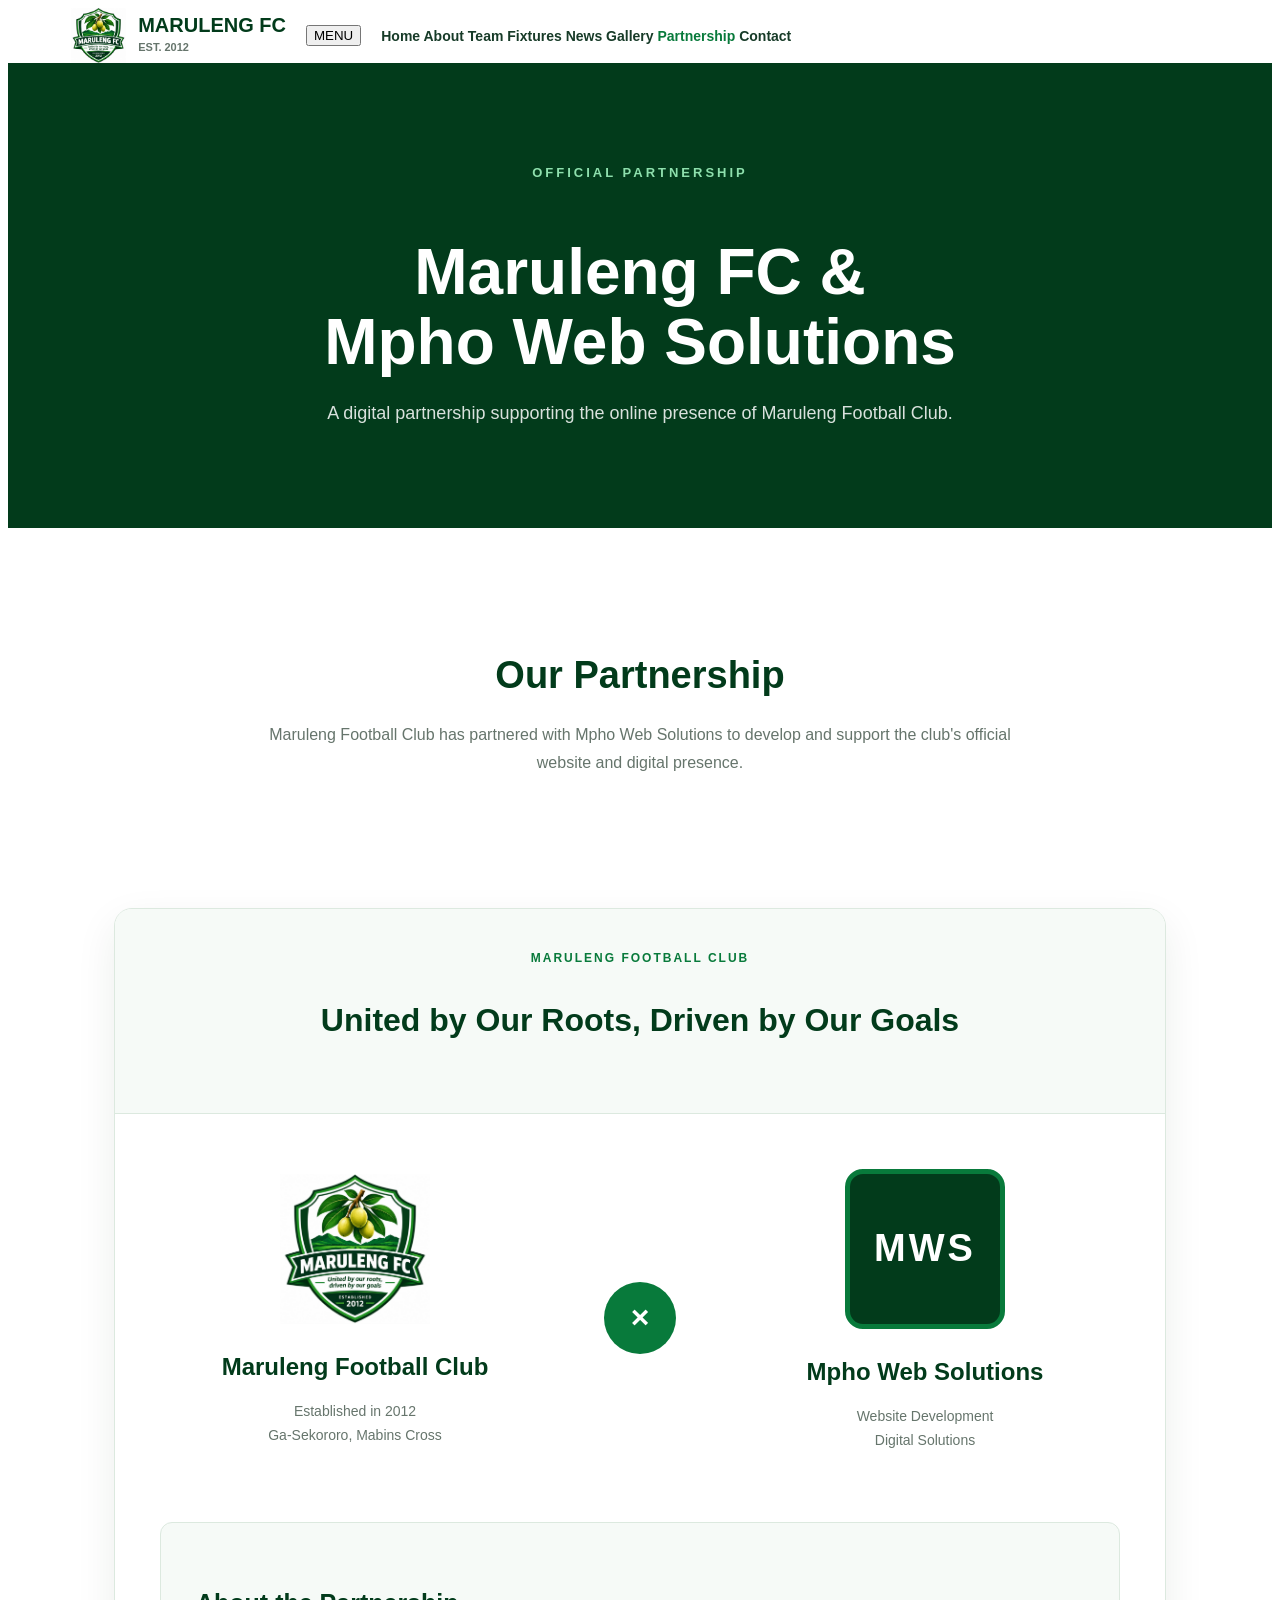
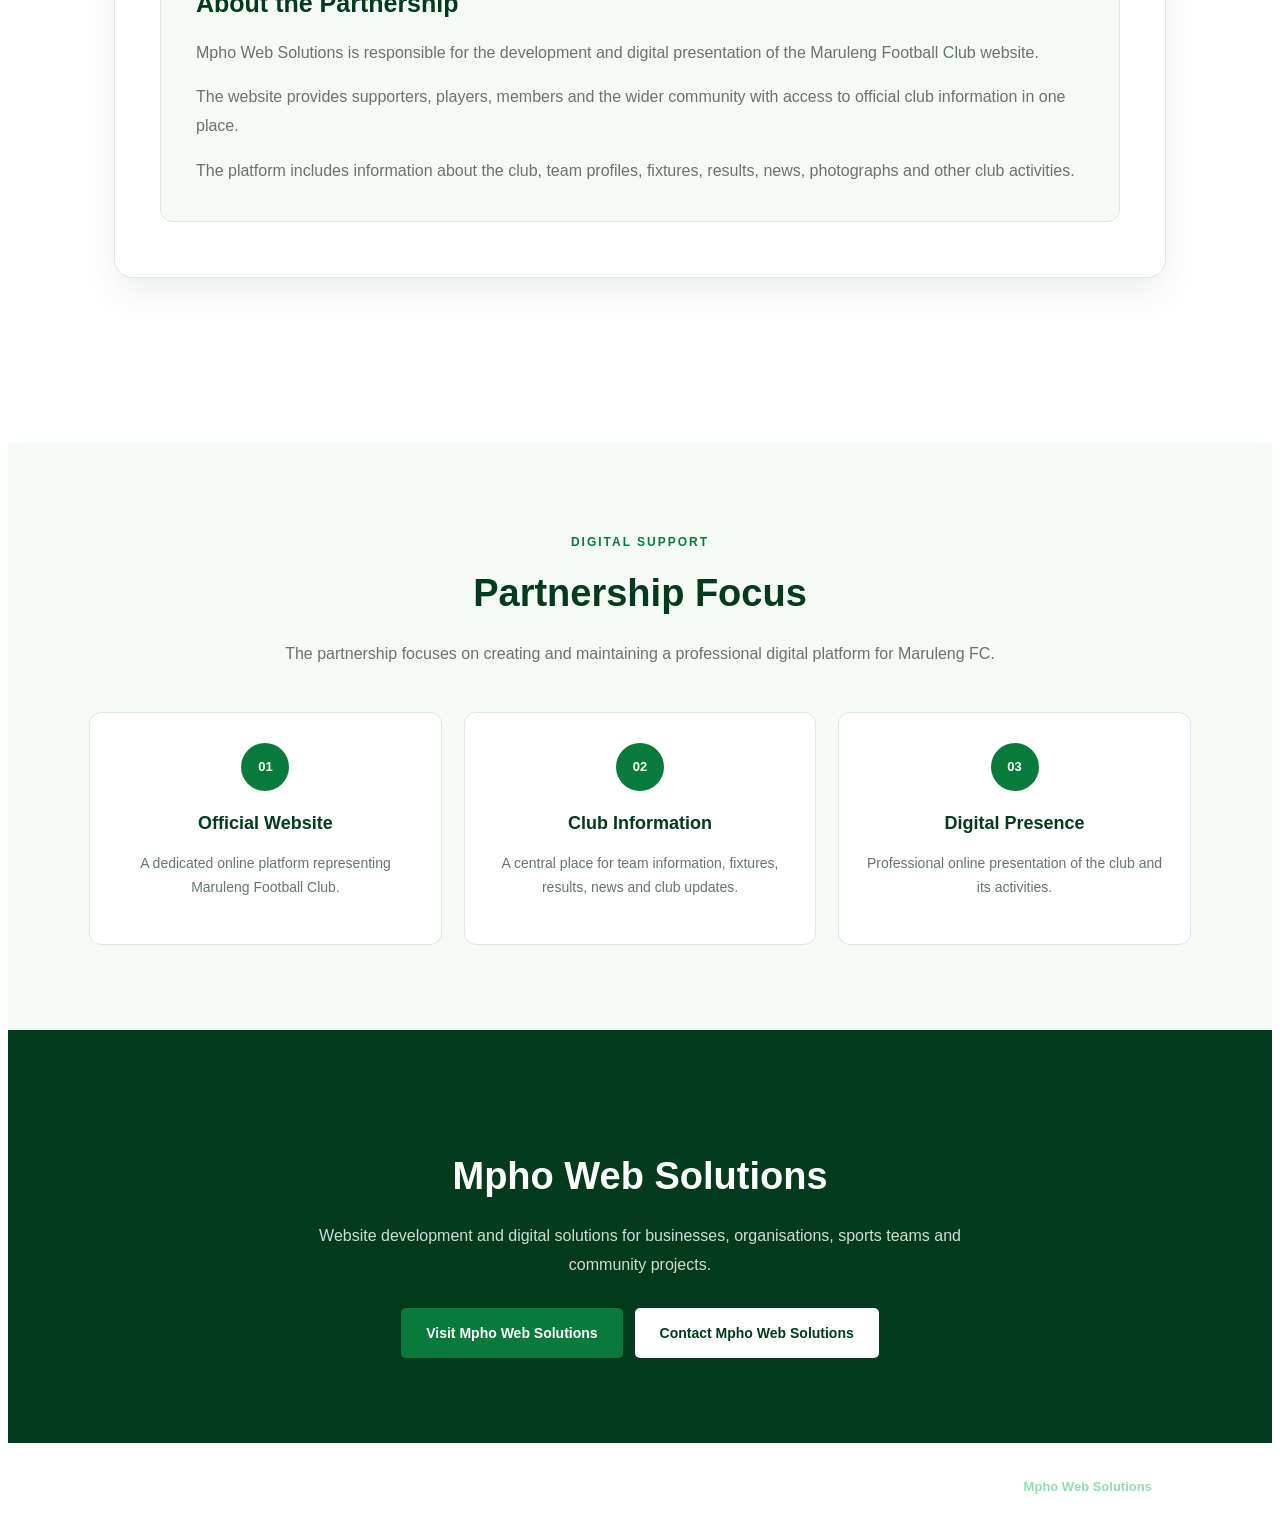
<file: partnership.html>
<!DOCTYPE html>
<html lang="en">

<head>

    <meta charset="UTF-8">

    <meta name="viewport"
          content="width=device-width, initial-scale=1.0">

    <title>Partnership | Maruleng Football Club</title>

    <link rel="stylesheet" href="style.css">

    <style>

        /* =========================
           PARTNERSHIP PAGE
        ========================= */

        .partnership-page {
            background: #ffffff;
        }


        /* =========================
           HERO
        ========================= */

        .partnership-hero {
            background: #023b1b;
            color: #ffffff;
            padding: 100px 20px;
            text-align: center;
        }

        .partnership-hero .label {
            display: block;
            color: #8ee0ad;
            font-size: 13px;
            font-weight: 900;
            letter-spacing: 3px;
            text-transform: uppercase;
            margin-bottom: 15px;
        }

        .partnership-hero h1 {
            font-size: clamp(38px, 6vw, 64px);
            line-height: 1.1;
            margin-bottom: 20px;
        }

        .partnership-hero p {
            max-width: 700px;
            margin: auto;
            color: rgba(255,255,255,0.85);
            font-size: 18px;
            line-height: 1.7;
        }


        /* =========================
           INTRODUCTION
        ========================= */

        .partnership-intro {
            padding: 85px 20px 50px;
            text-align: center;
        }

        .partnership-intro h2 {
            color: #023b1b;
            font-size: 38px;
            margin-bottom: 15px;
        }

        .partnership-intro p {
            max-width: 760px;
            margin: auto;
            color: #66756c;
            line-height: 1.8;
            font-size: 16px;
        }


        /* =========================
           PARTNERSHIP CARD
        ========================= */

        .official-partnership {
            max-width: 1050px;
            margin: 0 auto 85px;
            background: #ffffff;
            border: 1px solid #dce9df;
            border-radius: 18px;
            overflow: hidden;
            box-shadow: 0 15px 40px rgba(0,50,20,0.08);
        }


        .partnership-title {
            padding: 40px 30px;
            background: #f6faf7;
            border-bottom: 1px solid #dce9df;
            text-align: center;
        }

        .partnership-title span {
            display: block;
            color: #087a3b;
            font-size: 12px;
            font-weight: 900;
            letter-spacing: 2px;
            text-transform: uppercase;
            margin-bottom: 10px;
        }

        .partnership-title h2 {
            color: #023b1b;
            font-size: 32px;
        }


        /* =========================
           PARTNERS
        ========================= */

        .partners {
            padding: 55px 45px;
            display: grid;
            grid-template-columns: 1fr 100px 1fr;
            align-items: center;
            gap: 40px;
        }

        .partner {
            text-align: center;
        }

        .partner-logo {
            width: 150px;
            height: 150px;
            object-fit: contain;
            margin: 0 auto 20px;
        }

        .partner h3 {
            color: #023b1b;
            font-size: 24px;
            margin-bottom: 8px;
        }

        .partner p {
            color: #66756c;
            font-size: 14px;
            line-height: 1.7;
        }


        /* =========================
           MPHO WEB SOLUTIONS
        ========================= */

        .mws-logo {
            width: 150px;
            height: 150px;
            margin: 0 auto 20px;
            background: #023b1b;
            border: 5px solid #087a3b;
            border-radius: 18px;
            display: flex;
            align-items: center;
            justify-content: center;
            color: #ffffff;
            font-size: 38px;
            font-weight: 900;
            letter-spacing: 3px;
        }


        /* =========================
           PARTNERSHIP SYMBOL
        ========================= */

        .partnership-symbol {
            width: 72px;
            height: 72px;
            border-radius: 50%;
            background: #087a3b;
            color: #ffffff;
            display: flex;
            align-items: center;
            justify-content: center;
            margin: auto;
            font-size: 32px;
            font-weight: 900;
        }


        /* =========================
           DESCRIPTION
        ========================= */

        .partnership-description {
            padding: 0 45px 55px;
        }

        .description-box {
            background: #f6faf7;
            border: 1px solid #dce9df;
            border-radius: 12px;
            padding: 35px;
        }

        .description-box h3 {
            color: #023b1b;
            font-size: 25px;
            margin-bottom: 15px;
        }

        .description-box p {
            color: #66756c;
            line-height: 1.8;
            margin-bottom: 14px;
        }

        .description-box p:last-child {
            margin-bottom: 0;
        }


        /* =========================
           PARTNERSHIP SUPPORT
        ========================= */

        .support-section {
            padding: 85px 20px;
            background: #f6faf7;
        }

        .support-heading {
            text-align: center;
            max-width: 760px;
            margin: 0 auto 45px;
        }

        .support-heading span {
            color: #087a3b;
            font-size: 12px;
            font-weight: 900;
            letter-spacing: 2px;
            text-transform: uppercase;
        }

        .support-heading h2 {
            color: #023b1b;
            font-size: 38px;
            margin: 10px 0 15px;
        }

        .support-heading p {
            color: #66756c;
            line-height: 1.7;
        }


        .support-grid {
            display: grid;
            grid-template-columns: repeat(3, 1fr);
            gap: 22px;
        }

        .support-card {
            background: #ffffff;
            border: 1px solid #dce9df;
            border-radius: 12px;
            padding: 30px 25px;
            text-align: center;
        }

        .support-number {
            width: 48px;
            height: 48px;
            border-radius: 50%;
            background: #087a3b;
            color: #ffffff;
            display: flex;
            align-items: center;
            justify-content: center;
            margin: 0 auto 18px;
            font-size: 13px;
            font-weight: 900;
        }

        .support-card h3 {
            color: #023b1b;
            font-size: 18px;
            margin-bottom: 10px;
        }

        .support-card p {
            color: #66756c;
            font-size: 14px;
            line-height: 1.7;
        }


        /* =========================
           MWS SECTION
        ========================= */

        .mws-section {
            padding: 85px 20px;
            background: #023b1b;
            text-align: center;
            color: #ffffff;
        }

        .mws-section h2 {
            font-size: 38px;
            margin-bottom: 15px;
        }

        .mws-section p {
            max-width: 680px;
            margin: 0 auto 28px;
            color: rgba(255,255,255,0.82);
            line-height: 1.8;
        }

        .mws-buttons {
            display: flex;
            justify-content: center;
            gap: 12px;
            flex-wrap: wrap;
        }

        .mws-button {
            display: inline-block;
            padding: 14px 25px;
            border-radius: 5px;
            font-size: 14px;
            font-weight: 800;
            transition: 0.3s;
        }

        .mws-button.primary {
            background: #087a3b;
            color: #ffffff;
        }

        .mws-button.primary:hover {
            background: #045526;
        }

        .mws-button.secondary {
            background: #ffffff;
            color: #023b1b;
        }

        .mws-button.secondary:hover {
            background: #eaf8ef;
        }


        /* =========================
           MOBILE
        ========================= */

        @media (max-width: 800px) {

            .partnership-hero {
                padding: 75px 20px;
            }

            .partners {
                grid-template-columns: 1fr;
                padding: 45px 25px;
                gap: 30px;
            }

            .partnership-symbol {
                transform: rotate(90deg);
            }

            .partnership-description {
                padding: 0 25px 40px;
            }

            .support-grid {
                grid-template-columns: 1fr;
            }

        }


        @media (max-width: 500px) {

            .partnership-intro {
                padding: 60px 20px 35px;
            }

            .partnership-intro h2 {
                font-size: 30px;
            }

            .partnership-title {
                padding: 35px 20px;
            }

            .partnership-title h2 {
                font-size: 26px;
            }

            .partner-logo,
            .mws-logo {
                width: 120px;
                height: 120px;
            }

            .mws-logo {
                font-size: 30px;
            }

            .description-box {
                padding: 25px 20px;
            }

            .support-section {
                padding: 65px 20px;
            }

            .support-heading h2 {
                font-size: 30px;
            }

            .mws-section {
                padding: 65px 20px;
            }

            .mws-section h2 {
                font-size: 30px;
            }

        }

    </style>

</head>


<body>


<!-- =========================
     HEADER
========================= -->

<header class="site-header">

    <div class="container navbar">

        <a href="index.html" class="brand">

            <img
                src="logo.png"
                alt="Maruleng Football Club Logo"
            >

            <div class="brand-text">

                <div class="brand-name">
                    MARULENG FC
                </div>

                <div class="brand-est">
                    EST. 2012
                </div>

            </div>

        </a>


        <button class="menu-toggle">
            MENU
        </button>


        <nav class="nav-links">

            <a href="index.html">
                Home
            </a>

            <a href="about.html">
                About
            </a>

            <a href="team.html">
                Team
            </a>

            <a href="fixtures.html">
                Fixtures
            </a>

            <a href="news.html">
                News
            </a>

            <a href="gallery.html">
                Gallery
            </a>

            <a href="partnership.html" class="active">
                Partnership
            </a>

            <a href="contact.html">
                Contact
            </a>

        </nav>

    </div>

</header>


<!-- =========================
     HERO
========================= -->

<section class="partnership-hero">

    <div class="container">

        <span class="label">
            Official Partnership
        </span>

        <h1>
            Maruleng FC &amp;<br>
            Mpho Web Solutions
        </h1>

        <p>
            A digital partnership supporting the online presence
            of Maruleng Football Club.
        </p>

    </div>

</section>


<!-- =========================
     INTRODUCTION
========================= -->

<section class="partnership-intro">

    <div class="container">

        <h2>
            Our Partnership
        </h2>

        <p>
            Maruleng Football Club has partnered with Mpho Web Solutions
            to develop and support the club's official website and
            digital presence.
        </p>

    </div>

</section>


<!-- =========================
     PARTNERSHIP
========================= -->

<section class="section">

    <div class="container">

        <div class="official-partnership">


            <div class="partnership-title">

                <span>
                    Maruleng Football Club
                </span>

                <h2>
                    United by Our Roots, Driven by Our Goals
                </h2>

            </div>


            <div class="partners">


                <!-- MARULENG FC -->

                <div class="partner">

                    <img
                        src="logo.png"
                        alt="Maruleng Football Club Logo"
                        class="partner-logo"
                    >

                    <h3>
                        Maruleng Football Club
                    </h3>

                    <p>
                        Established in 2012<br>
                        Ga-Sekororo, Mabins Cross
                    </p>

                </div>


                <!-- PARTNERSHIP -->

                <div class="partnership-symbol">
                    ×
                </div>


                <!-- MPHO WEB SOLUTIONS -->

                <div class="partner">

                    <div class="mws-logo">
                        MWS
                    </div>

                    <h3>
                        Mpho Web Solutions
                    </h3>

                    <p>
                        Website Development<br>
                        Digital Solutions
                    </p>

                </div>


            </div>


            <div class="partnership-description">

                <div class="description-box">

                    <h3>
                        About the Partnership
                    </h3>

                    <p>
                        Mpho Web Solutions is responsible for the
                        development and digital presentation of the
                        Maruleng Football Club website.
                    </p>

                    <p>
                        The website provides supporters, players,
                        members and the wider community with access to
                        official club information in one place.
                    </p>

                    <p>
                        The platform includes information about the
                        club, team profiles, fixtures, results, news,
                        photographs and other club activities.
                    </p>

                </div>

            </div>

        </div>

    </div>

</section>


<!-- =========================
     DIGITAL SUPPORT
========================= -->

<section class="support-section">

    <div class="container">

        <div class="support-heading">

            <span>
                Digital Support
            </span>

            <h2>
                Partnership Focus
            </h2>

            <p>
                The partnership focuses on creating and maintaining
                a professional digital platform for Maruleng FC.
            </p>

        </div>


        <div class="support-grid">


            <div class="support-card">

                <div class="support-number">
                    01
                </div>

                <h3>
                    Official Website
                </h3>

                <p>
                    A dedicated online platform representing
                    Maruleng Football Club.
                </p>

            </div>


            <div class="support-card">

                <div class="support-number">
                    02
                </div>

                <h3>
                    Club Information
                </h3>

                <p>
                    A central place for team information,
                    fixtures, results, news and club updates.
                </p>

            </div>


            <div class="support-card">

                <div class="support-number">
                    03
                </div>

                <h3>
                    Digital Presence
                </h3>

                <p>
                    Professional online presentation of the
                    club and its activities.
                </p>

            </div>


        </div>

    </div>

</section>


<!-- =========================
     MPHO WEB SOLUTIONS
========================= -->

<section class="mws-section">

    <div class="container">

        <h2>
            Mpho Web Solutions
        </h2>

        <p>
            Website development and digital solutions for
            businesses, organisations, sports teams and
            community projects.
        </p>

        <div class="mws-buttons">

            <a
                href="https://mphowebsolutions.co.za"
                target="_blank"
                rel="noopener"
                class="mws-button primary"
            >
                Visit Mpho Web Solutions
            </a>

            <a
                href="https://wa.me/27649869333"
                target="_blank"
                rel="noopener"
                class="mws-button secondary"
            >
                Contact Mpho Web Solutions
            </a>

        </div>

    </div>

</section>


<!-- =========================
     FOOTER
========================= -->

<footer class="site-footer">

    <div class="container">

        <div class="footer-bottom">

            <p>
                © 2026 Maruleng Football Club. All Rights Reserved.
            </p>

            <p class="footer-credit">

                Website partnership by

                <a
                    href="https://mphowebsolutions.co.za"
                    target="_blank"
                    rel="noopener"
                >
                    Mpho Web Solutions
                </a>

            </p>

        </div>

    </div>

</footer>


</body>
</html>
</file>
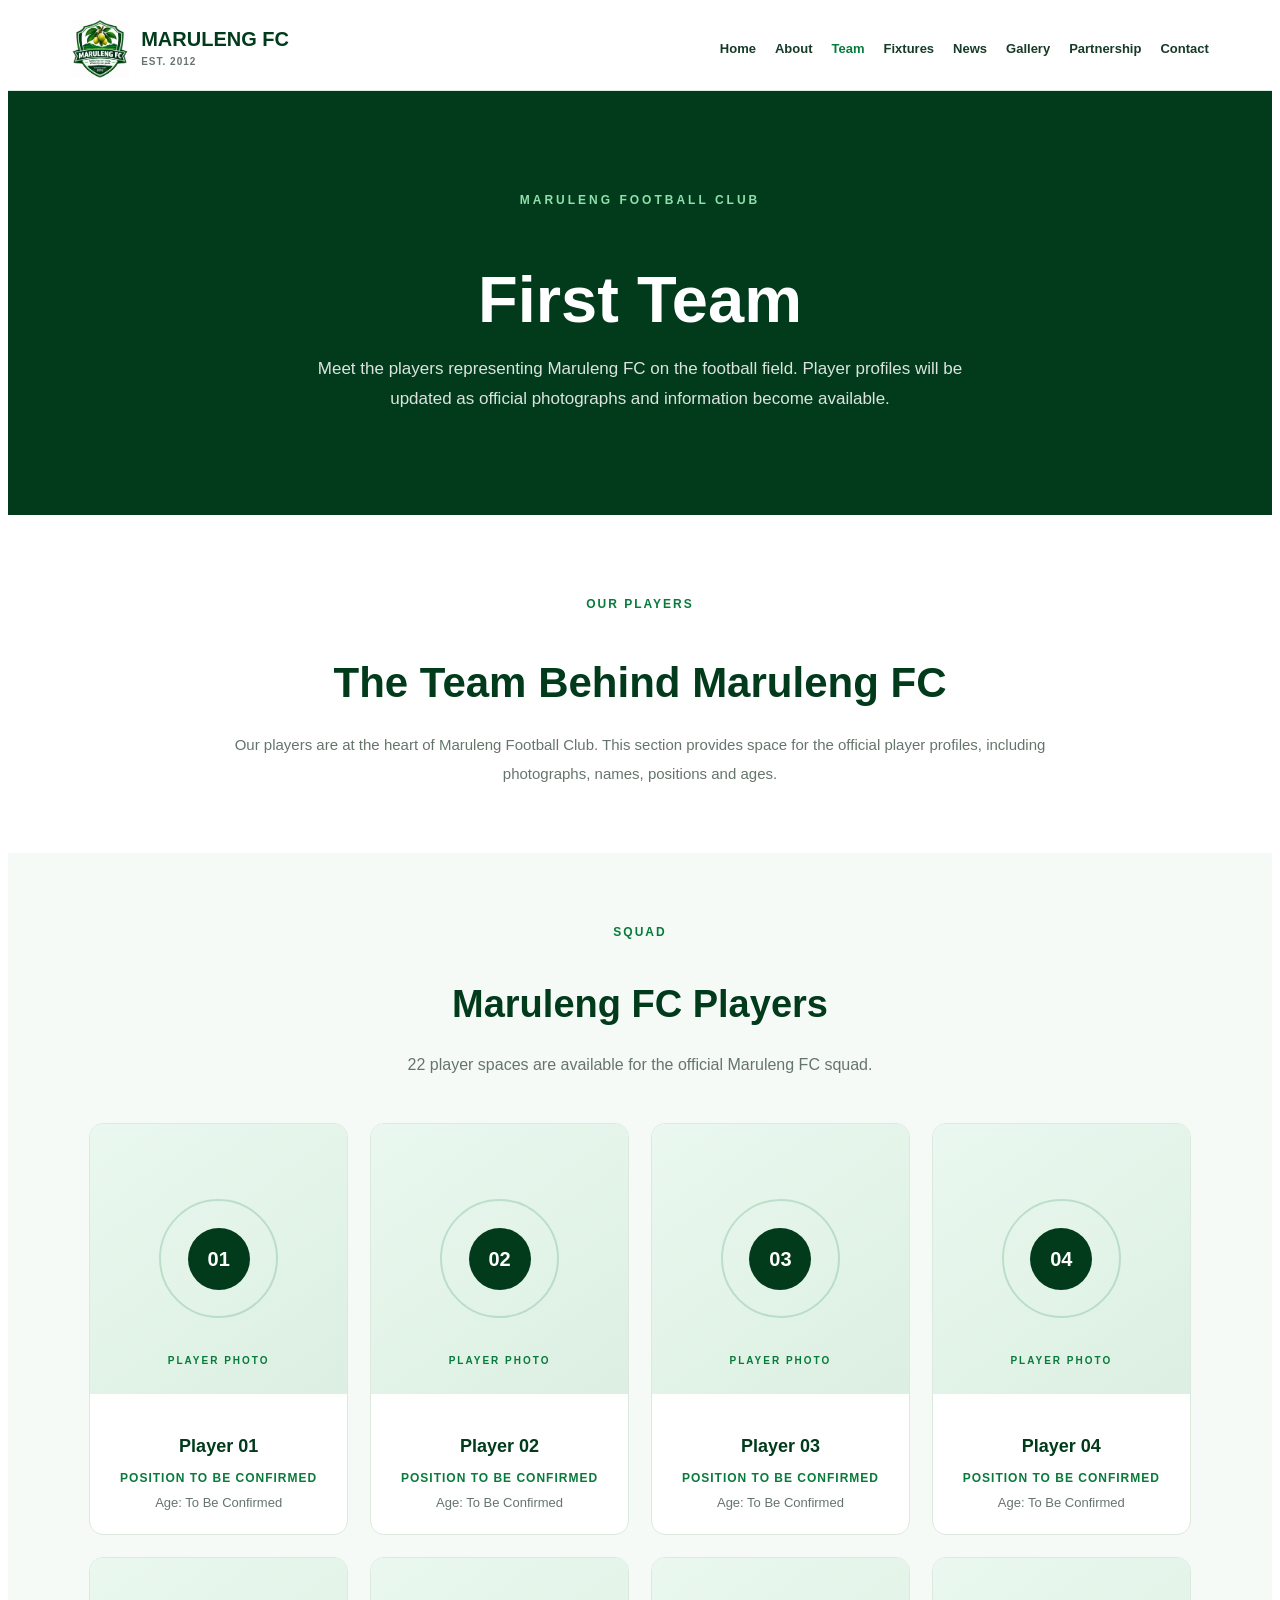
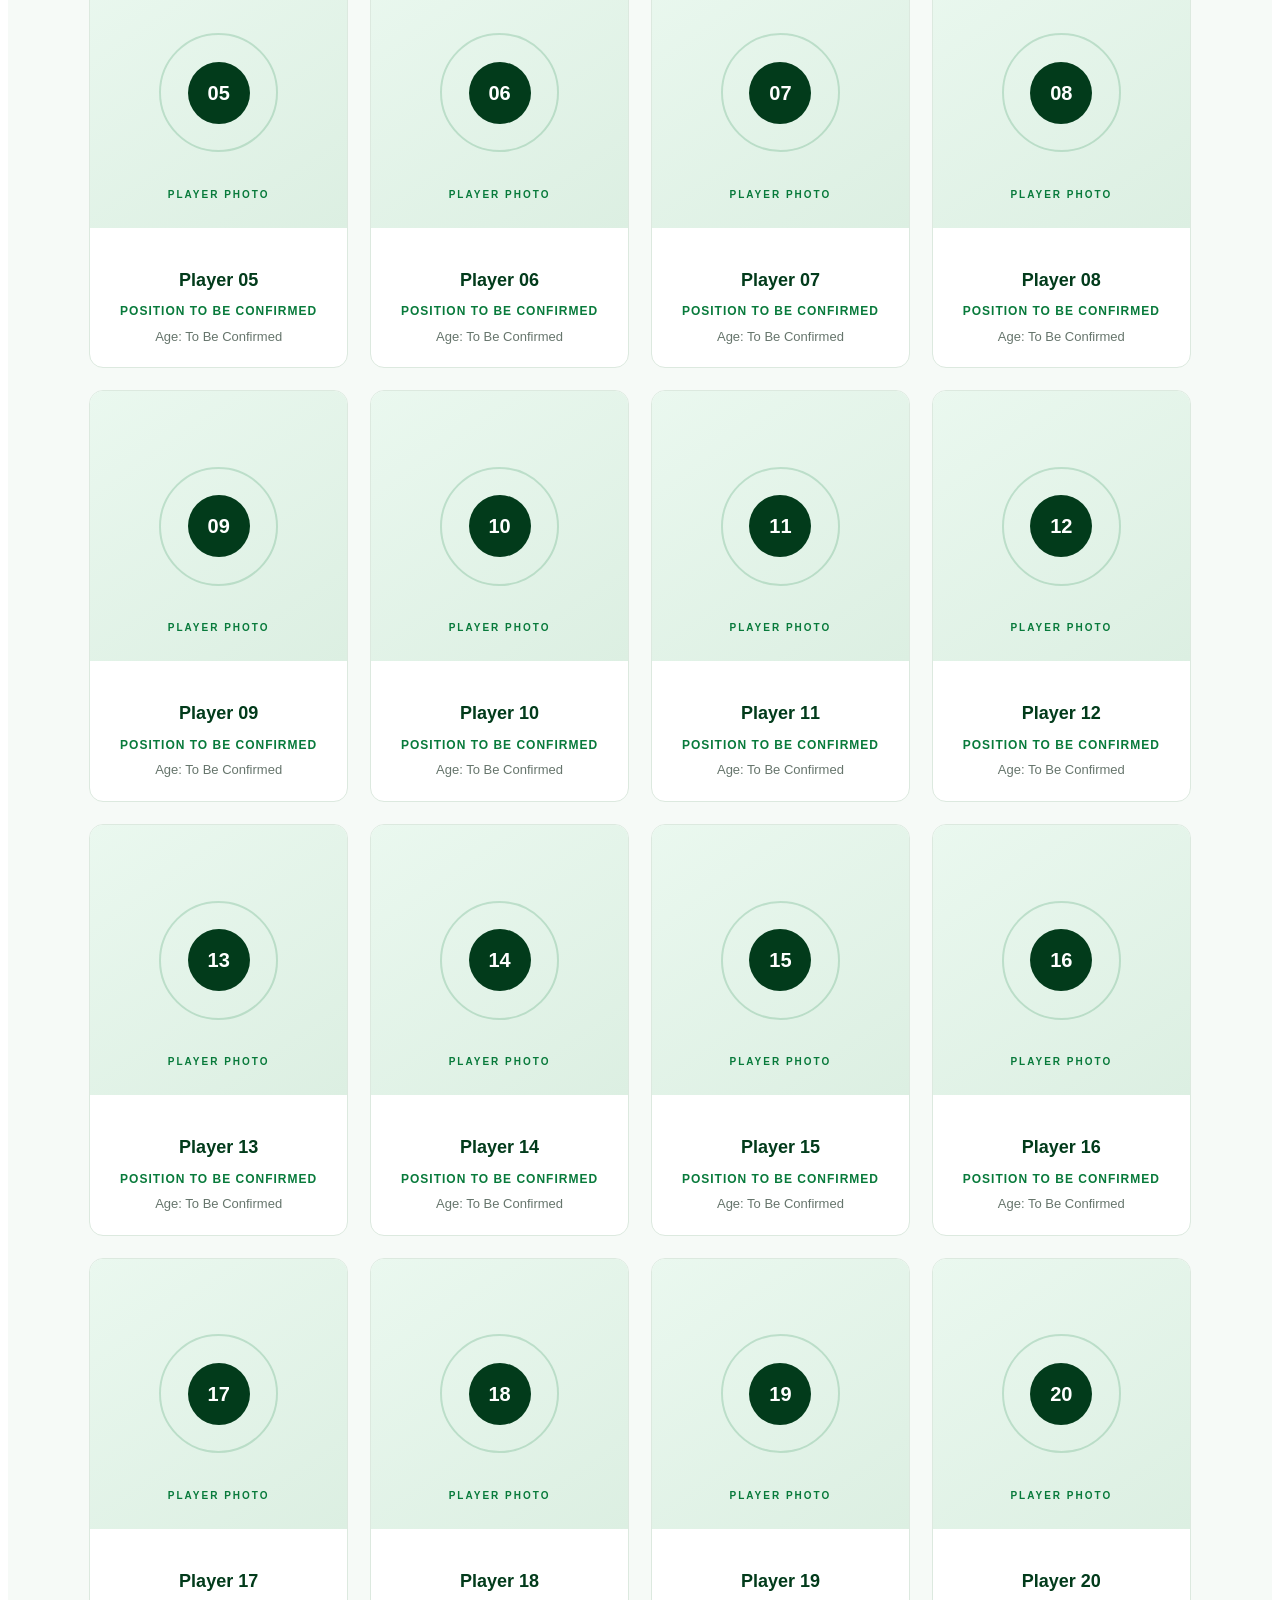
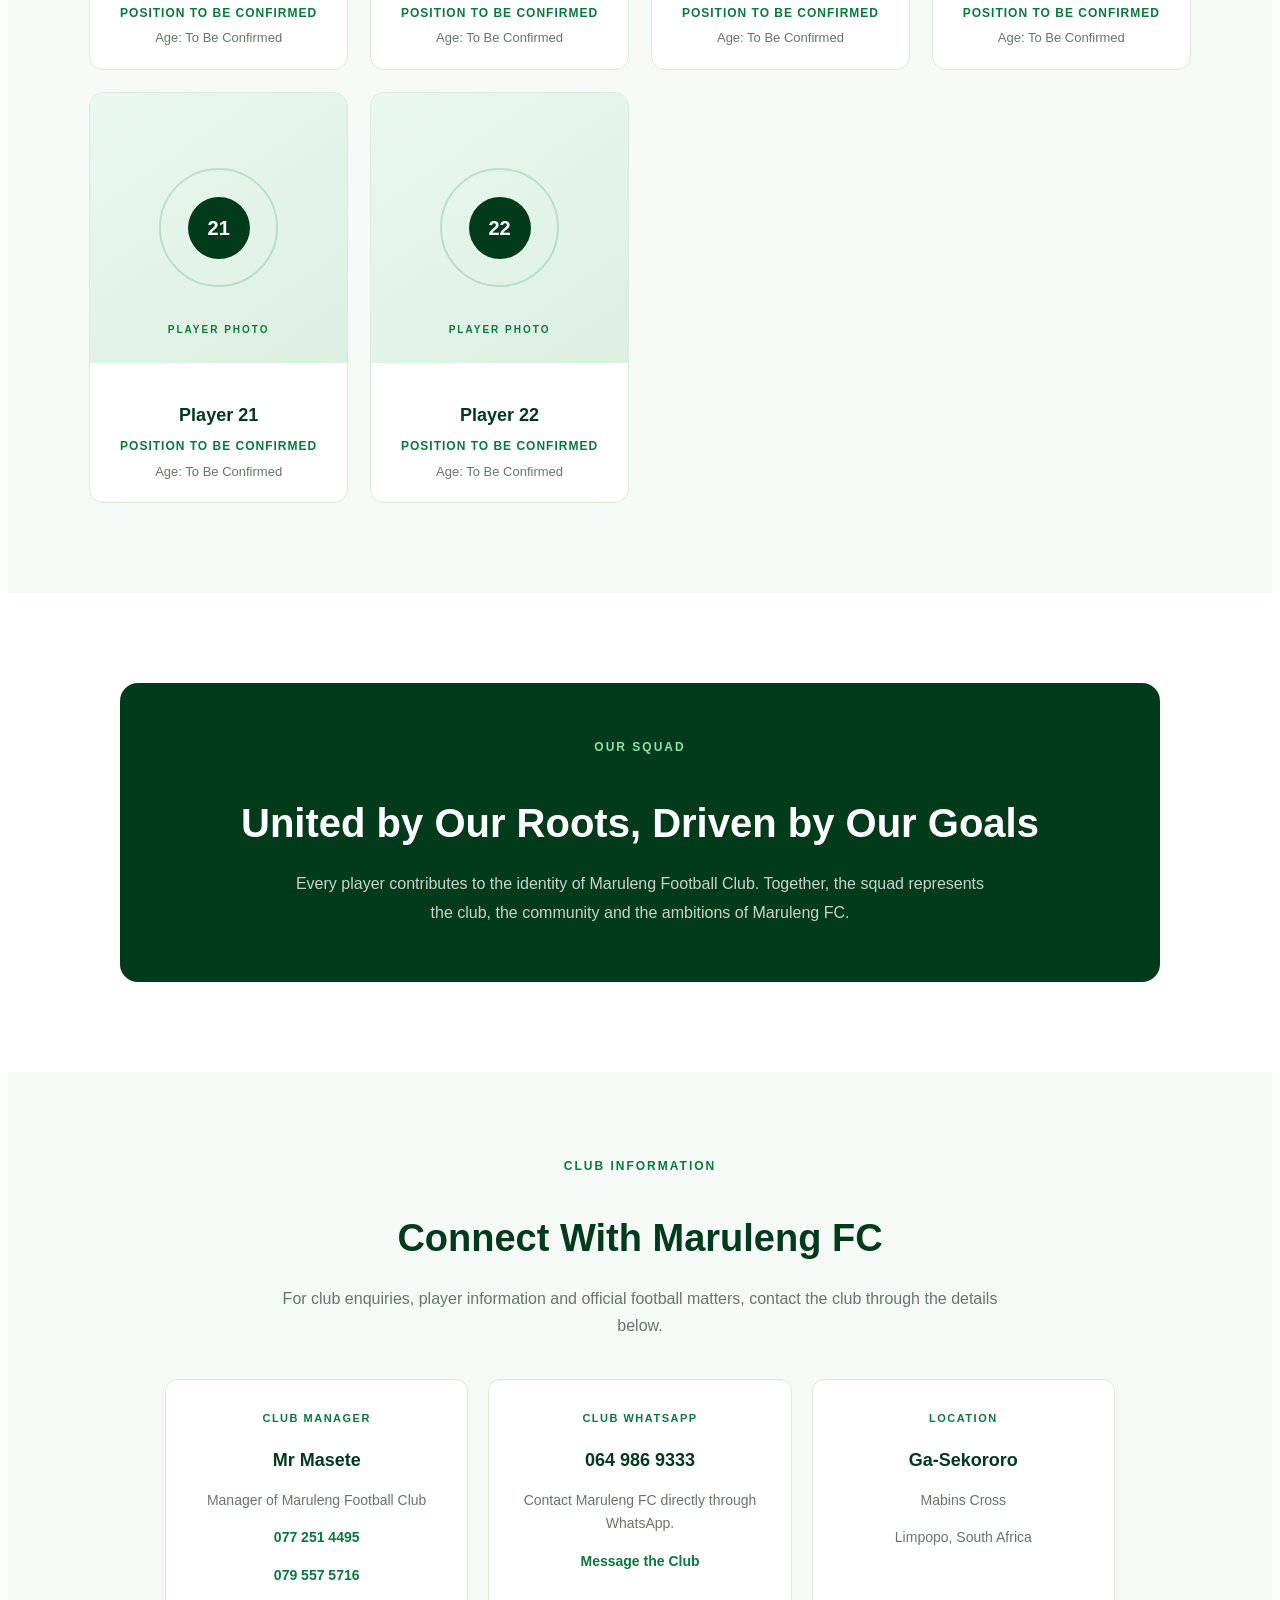
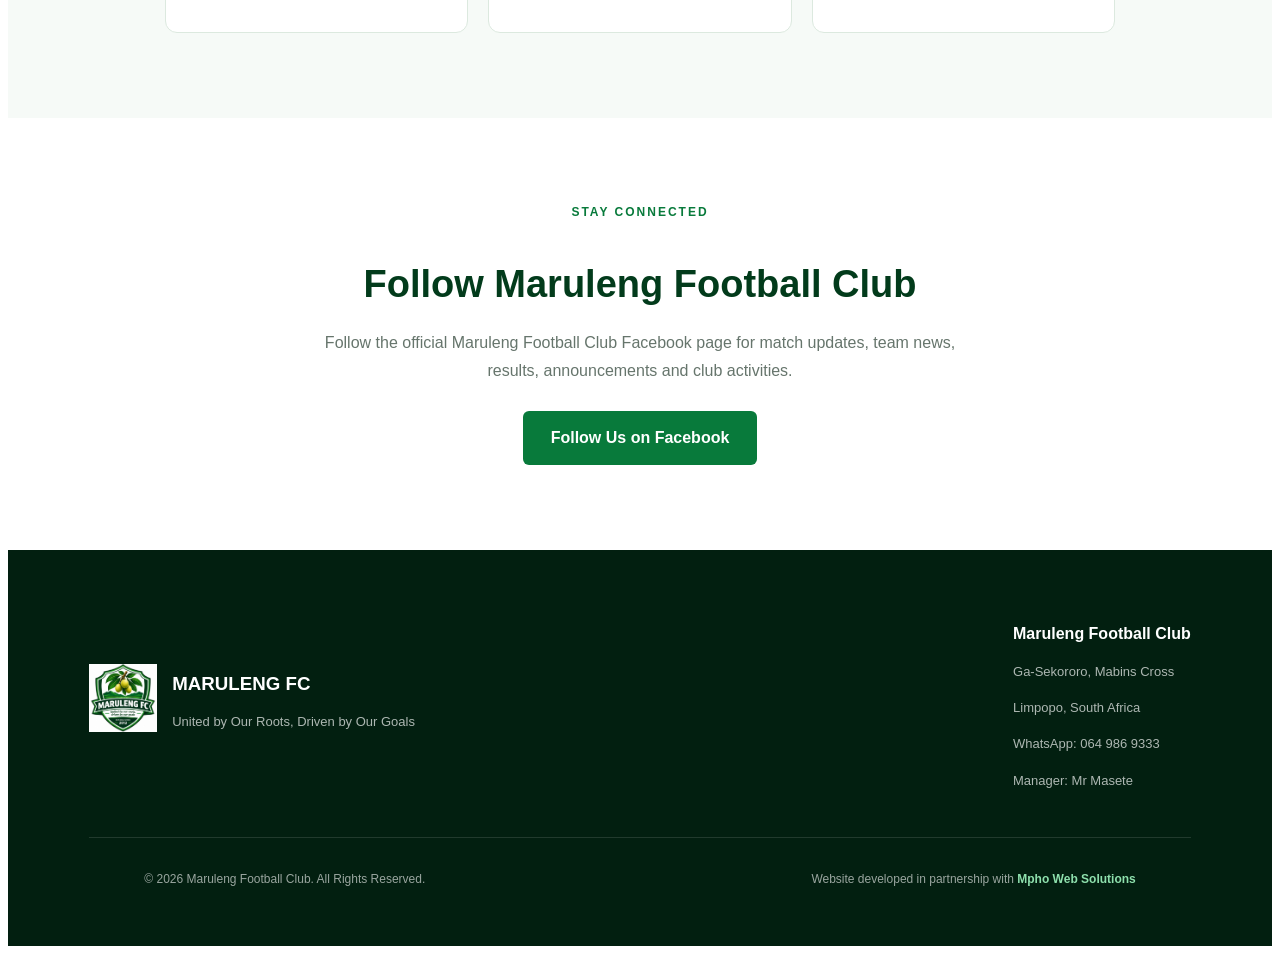
<file: team.html>
<!DOCTYPE html>

<html lang="en">

<head>


<meta charset="UTF-8">

<meta name="viewport"
      content="width=device-width, initial-scale=1.0">

<title>Team | Maruleng Football Club</title>

<link rel="stylesheet" href="style.css">

<style>

    /* =========================
       TEAM PAGE
    ========================= */

    .team-page {
        background: #ffffff;
        color: #123d28;
    }


    /* =========================
       HEADER
    ========================= */

    .site-header {
        background: #ffffff;
        border-bottom: 1px solid #dce9df;
        position: sticky;
        top: 0;
        z-index: 1000;
    }

    .site-header .container {
        width: 90%;
        max-width: 1200px;
        margin: auto;
    }

    .site-header .navbar {
        min-height: 82px;
        display: flex;
        align-items: center;
        justify-content: space-between;
        gap: 30px;
    }

    .brand {
        display: flex;
        align-items: center;
        gap: 12px;
        color: #023b1b;
    }

    .brand img {
        width: 58px;
        height: 58px;
        object-fit: contain;
    }

    .brand-text {
        display: flex;
        flex-direction: column;
    }

    .brand-name {
        font-size: 20px;
        font-weight: 900;
        line-height: 1.1;
    }

    .brand-est {
        color: #66756c;
        font-size: 10px;
        font-weight: 800;
        letter-spacing: 1px;
        margin-top: 4px;
    }

    .nav-links {
        display: flex;
        align-items: center;
        gap: 19px;
    }

    .nav-links a {
        color: #173b28;
        font-size: 13px;
        font-weight: 800;
        transition: 0.3s;
    }

    .nav-links a:hover,
    .nav-links a.active {
        color: #087a3b;
    }

    .menu-toggle {
        display: none;
        background: #023b1b;
        color: #ffffff;
        border: none;
        padding: 10px 15px;
        border-radius: 5px;
        font-weight: 800;
    }


    /* =========================
       HERO
    ========================= */

    .team-hero {
        background: #023b1b;
        color: #ffffff;
        padding: 100px 20px;
        text-align: center;
    }

    .team-hero .label {
        display: block;
        color: #8ee0ad;
        font-size: 12px;
        font-weight: 900;
        letter-spacing: 3px;
        text-transform: uppercase;
        margin-bottom: 12px;
    }

    .team-hero h1 {
        font-size: clamp(40px, 6vw, 65px);
        line-height: 1.1;
        margin-bottom: 18px;
    }

    .team-hero p {
        max-width: 700px;
        margin: auto;
        color: rgba(255,255,255,0.86);
        font-size: 17px;
        line-height: 1.8;
    }


    /* =========================
       TEAM INTRO
    ========================= */

    .team-intro {
        padding: 80px 20px 50px;
    }

    .team-intro-content {
        max-width: 850px;
        margin: auto;
        text-align: center;
    }

    .team-intro-content .label {
        display: block;
        color: #087a3b;
        font-size: 12px;
        font-weight: 900;
        letter-spacing: 2px;
        text-transform: uppercase;
        margin-bottom: 10px;
    }

    .team-intro-content h2 {
        color: #023b1b;
        font-size: clamp(30px, 4vw, 42px);
        margin-bottom: 15px;
    }

    .team-intro-content p {
        color: #66756c;
        font-size: 15px;
        line-height: 1.9;
    }


    /* =========================
       PLAYER SECTION
    ========================= */

    .players-section {
        background: #f6faf7;
        padding: 70px 20px 90px;
    }

    .players-container {
        width: 90%;
        max-width: 1200px;
        margin: auto;
    }

    .players-heading {
        max-width: 750px;
        margin: 0 auto 45px;
        text-align: center;
    }

    .players-heading .label {
        display: block;
        color: #087a3b;
        font-size: 12px;
        font-weight: 900;
        letter-spacing: 2px;
        text-transform: uppercase;
        margin-bottom: 10px;
    }

    .players-heading h2 {
        color: #023b1b;
        font-size: 38px;
        margin-bottom: 12px;
    }

    .players-heading p {
        color: #66756c;
        line-height: 1.7;
    }


    /* =========================
       PLAYER GRID
    ========================= */

    .players-grid {
        display: grid;
        grid-template-columns: repeat(4, 1fr);
        gap: 22px;
    }

    .player-card {
        background: #ffffff;
        border: 1px solid #dce9df;
        border-radius: 14px;
        overflow: hidden;
        transition: 0.3s;
    }

    .player-card:hover {
        transform: translateY(-5px);
        box-shadow: 0 15px 30px rgba(0, 50, 20, 0.10);
    }


    /* =========================
       PLAYER PHOTO
    ========================= */

    .player-photo {
        height: 270px;
        background:
            linear-gradient(
                145deg,
                #eaf8ef,
                #dcefe2
            );

        display: flex;
        align-items: center;
        justify-content: center;

        position: relative;
        overflow: hidden;
    }

    .player-photo::before {
        content: "";
        width: 115px;
        height: 115px;
        border-radius: 50%;
        border: 2px solid rgba(8,122,59,0.18);
        position: absolute;
    }

    .player-photo::after {
        content: "PLAYER PHOTO";
        position: absolute;
        bottom: 25px;
        color: #087a3b;
        font-size: 10px;
        font-weight: 900;
        letter-spacing: 2px;
    }

    .player-number {
        width: 62px;
        height: 62px;
        border-radius: 50%;
        background: #023b1b;
        color: #ffffff;

        display: flex;
        align-items: center;
        justify-content: center;

        font-size: 20px;
        font-weight: 900;

        position: relative;
        z-index: 2;
    }


    /* =========================
       PLAYER INFORMATION
    ========================= */

    .player-info {
        padding: 20px;
    }

    .player-info h3 {
        color: #023b1b;
        font-size: 18px;
        margin-bottom: 8px;
    }

    .player-position {
        color: #087a3b;
        font-size: 12px;
        font-weight: 900;
        letter-spacing: 1px;
        text-transform: uppercase;
        margin-bottom: 5px;
    }

    .player-age {
        color: #66756c;
        font-size: 13px;
    }


    /* =========================
       TEAM NOTE
    ========================= */

    .team-note-section {
        padding: 90px 20px;
    }

    .team-note {
        max-width: 950px;
        margin: auto;

        background: #023b1b;
        color: #ffffff;

        border-radius: 18px;

        padding: 55px 45px;

        text-align: center;
    }

    .team-note .label {
        display: block;
        color: #8ee0ad;
        font-size: 12px;
        font-weight: 900;
        letter-spacing: 2px;
        text-transform: uppercase;
        margin-bottom: 12px;
    }

    .team-note h2 {
        font-size: clamp(28px, 4vw, 40px);
        margin-bottom: 15px;
    }

    .team-note p {
        max-width: 700px;
        margin: auto;
        color: rgba(255,255,255,0.78);
        line-height: 1.8;
    }


    /* =========================
       CONTACT SECTION
    ========================= */

    .team-contact-section {
        background: #f6faf7;
        padding: 85px 20px;
    }

    .team-contact-heading {
        max-width: 750px;
        margin: 0 auto 40px;
        text-align: center;
    }

    .team-contact-heading .label {
        display: block;
        color: #087a3b;
        font-size: 12px;
        font-weight: 900;
        letter-spacing: 2px;
        text-transform: uppercase;
        margin-bottom: 10px;
    }

    .team-contact-heading h2 {
        color: #023b1b;
        font-size: 38px;
        margin-bottom: 12px;
    }

    .team-contact-heading p {
        color: #66756c;
        line-height: 1.7;
    }

    .team-contact-grid {
        max-width: 950px;
        margin: auto;

        display: grid;
        grid-template-columns: repeat(3, 1fr);
        gap: 20px;
    }

    .team-contact-card {
        background: #ffffff;
        border: 1px solid #dce9df;
        border-radius: 12px;
        padding: 30px 20px;
        text-align: center;
    }

    .team-contact-card .contact-label {
        display: block;
        color: #087a3b;
        font-size: 11px;
        font-weight: 900;
        letter-spacing: 1.5px;
        text-transform: uppercase;
        margin-bottom: 9px;
    }

    .team-contact-card h3 {
        color: #023b1b;
        font-size: 18px;
        margin-bottom: 8px;
    }

    .team-contact-card p,
    .team-contact-card a {
        color: #66756c;
        font-size: 14px;
        line-height: 1.7;
    }

    .team-contact-card a {
        color: #087a3b;
        font-weight: 800;
    }


    /* =========================
       FOLLOW SECTION
    ========================= */

    .follow-section {
        padding: 85px 20px;
        text-align: center;
    }

    .follow-box {
        max-width: 850px;
        margin: auto;
    }

    .follow-box .label {
        display: block;
        color: #087a3b;
        font-size: 12px;
        font-weight: 900;
        letter-spacing: 2px;
        text-transform: uppercase;
        margin-bottom: 10px;
    }

    .follow-box h2 {
        color: #023b1b;
        font-size: 38px;
        margin-bottom: 14px;
    }

    .follow-box p {
        color: #66756c;
        max-width: 650px;
        margin: auto;
        line-height: 1.8;
    }

    .follow-button {
        display: inline-block;
        margin-top: 25px;
        background: #087a3b;
        color: #ffffff;
        padding: 14px 28px;
        border-radius: 6px;
        font-weight: 900;
        transition: 0.3s;
    }

    .follow-button:hover {
        background: #045526;
        transform: translateY(-2px);
    }


    /* =========================
       FOOTER
    ========================= */

    .site-footer {
        background: #021f10;
        color: #ffffff;
        padding: 50px 20px 25px;
    }

    .footer-wrapper {
        width: 90%;
        max-width: 1200px;
        margin: auto;
    }

    .footer-main {
        display: flex;
        justify-content: space-between;
        gap: 50px;
        padding-bottom: 40px;
    }

    .footer-brand {
        display: flex;
        align-items: center;
        gap: 15px;
    }

    .footer-brand img {
        width: 68px;
        height: 68px;
        object-fit: contain;
    }

    .footer-brand h3 {
        margin-bottom: 4px;
    }

    .footer-brand p {
        color: rgba(255,255,255,0.68);
        font-size: 13px;
    }

    .footer-contact h4 {
        margin-bottom: 10px;
    }

    .footer-contact p {
        color: rgba(255,255,255,0.68);
        font-size: 13px;
        line-height: 1.8;
    }

    .footer-bottom {
        border-top: 1px solid rgba(255,255,255,0.12);
        padding-top: 20px;

        display: flex;
        justify-content: space-between;
        gap: 20px;
        flex-wrap: wrap;
    }

    .footer-bottom p {
        color: rgba(255,255,255,0.60);
        font-size: 12px;
    }

    .footer-credit a {
        color: #8ee0ad;
        font-weight: 800;
    }


    /* =========================
       RESPONSIVE
    ========================= */

    @media (max-width: 1050px) {

        .players-grid {
            grid-template-columns: repeat(3, 1fr);
        }

        .nav-links {
            gap: 12px;
        }

        .nav-links a {
            font-size: 12px;
        }

    }


    @media (max-width: 800px) {

        .site-header .navbar {
            flex-wrap: wrap;
            padding: 15px 0;
        }

        .nav-links {
            width: 100%;
            justify-content: center;
            flex-wrap: wrap;
        }

        .players-grid {
            grid-template-columns: repeat(2, 1fr);
        }

        .team-contact-grid {
            grid-template-columns: 1fr;
        }

        .footer-main {
            flex-direction: column;
        }

    }


    @media (max-width: 550px) {

        .team-hero {
            padding: 75px 20px;
        }

        .team-hero h1 {
            font-size: 38px;
        }

        .team-intro {
            padding: 60px 20px 35px;
        }

        .players-section {
            padding: 55px 15px 70px;
        }

        .players-container {
            width: 94%;
        }

        .players-grid {
            grid-template-columns: 1fr;
            gap: 18px;
        }

        .player-photo {
            height: 300px;
        }

        .team-note {
            padding: 40px 25px;
        }

        .team-contact-section,
        .follow-section {
            padding: 65px 20px;
        }

        .team-contact-heading h2,
        .follow-box h2 {
            font-size: 30px;
        }

        .footer-bottom {
            flex-direction: column;
            text-align: center;
        }

    }

</style>


</head>

<body class="team-page">

<!-- =========================
     HEADER
========================= -->

<header class="site-header">


<div class="container navbar">

    <a href="index.html" class="brand">

        <img
            src="logo.png"
            alt="Maruleng Football Club Logo"
        >

        <div class="brand-text">

            <div class="brand-name">
                MARULENG FC
            </div>

            <div class="brand-est">
                EST. 2012
            </div>

        </div>

    </a>


    <button class="menu-toggle">
        MENU
    </button>


    <nav class="nav-links">

        <a href="index.html">
            Home
        </a>

        <a href="about.html">
            About
        </a>

        <a href="team.html" class="active">
            Team
        </a>

        <a href="fixtures.html">
            Fixtures
        </a>

        <a href="news.html">
            News
        </a>

        <a href="gallery.html">
            Gallery
        </a>

        <a href="partnership.html">
            Partnership
        </a>

        <a href="contact.html">
            Contact
        </a>

    </nav>

</div>


</header>

<!-- =========================
     HERO
========================= -->

<section class="team-hero">


<div class="container">

    <span class="label">
        Maruleng Football Club
    </span>

    <h1>
        First Team
    </h1>

    <p>
        Meet the players representing Maruleng FC on the
        football field. Player profiles will be updated as
        official photographs and information become available.
    </p>

</div>


</section>

<!-- =========================
     INTRODUCTION
========================= -->

<section class="team-intro">


<div class="team-intro-content">

    <span class="label">
        Our Players
    </span>

    <h2>
        The Team Behind Maruleng FC
    </h2>

    <p>
        Our players are at the heart of Maruleng Football Club.
        This section provides space for the official player
        profiles, including photographs, names, positions and
        ages.
    </p>

</div>


</section>

<!-- =========================
     PLAYERS
========================= -->

<section class="players-section">


<div class="players-container">

    <div class="players-heading">

        <span class="label">
            Squad
        </span>

        <h2>
            Maruleng FC Players
        </h2>

        <p>
            22 player spaces are available for the official
            Maruleng FC squad.
        </p>

    </div>


    <div class="players-grid">


        <!-- PLAYER 01 -->

        <article class="player-card">

            <div class="player-photo">

                <div class="player-number">
                    01
                </div>

            </div>

            <div class="player-info">

                <h3>
                    Player 01
                </h3>

                <div class="player-position">
                    Position To Be Confirmed
                </div>

                <div class="player-age">
                    Age: To Be Confirmed
                </div>

            </div>

        </article>


        <!-- PLAYER 02 -->

        <article class="player-card">

            <div class="player-photo">

                <div class="player-number">
                    02
                </div>

            </div>

            <div class="player-info">

                <h3>
                    Player 02
                </h3>

                <div class="player-position">
                    Position To Be Confirmed
                </div>

                <div class="player-age">
                    Age: To Be Confirmed
                </div>

            </div>

        </article>


        <!-- PLAYER 03 -->

        <article class="player-card">

            <div class="player-photo">

                <div class="player-number">
                    03
                </div>

            </div>

            <div class="player-info">

                <h3>
                    Player 03
                </h3>

                <div class="player-position">
                    Position To Be Confirmed
                </div>

                <div class="player-age">
                    Age: To Be Confirmed
                </div>

            </div>

        </article>


        <!-- PLAYER 04 -->

        <article class="player-card">

            <div class="player-photo">

                <div class="player-number">
                    04
                </div>

            </div>

            <div class="player-info">

                <h3>
                    Player 04
                </h3>

                <div class="player-position">
                    Position To Be Confirmed
                </div>

                <div class="player-age">
                    Age: To Be Confirmed
                </div>

            </div>

        </article>


        <!-- PLAYER 05 -->

        <article class="player-card">

            <div class="player-photo">

                <div class="player-number">
                    05
                </div>

            </div>

            <div class="player-info">

                <h3>
                    Player 05
                </h3>

                <div class="player-position">
                    Position To Be Confirmed
                </div>

                <div class="player-age">
                    Age: To Be Confirmed
                </div>

            </div>

        </article>


        <!-- PLAYER 06 -->

        <article class="player-card">

            <div class="player-photo">

                <div class="player-number">
                    06
                </div>

            </div>

            <div class="player-info">

                <h3>
                    Player 06
                </h3>

                <div class="player-position">
                    Position To Be Confirmed
                </div>

                <div class="player-age">
                    Age: To Be Confirmed
                </div>

            </div>

        </article>


        <!-- PLAYER 07 -->

        <article class="player-card">

            <div class="player-photo">

                <div class="player-number">
                    07
                </div>

            </div>

            <div class="player-info">

                <h3>
                    Player 07
                </h3>

                <div class="player-position">
                    Position To Be Confirmed
                </div>

                <div class="player-age">
                    Age: To Be Confirmed
                </div>

            </div>

        </article>


        <!-- PLAYER 08 -->

        <article class="player-card">

            <div class="player-photo">

                <div class="player-number">
                    08
                </div>

            </div>

            <div class="player-info">

                <h3>
                    Player 08
                </h3>

                <div class="player-position">
                    Position To Be Confirmed
                </div>

                <div class="player-age">
                    Age: To Be Confirmed
                </div>

            </div>

        </article>


        <!-- PLAYER 09 -->

        <article class="player-card">

            <div class="player-photo">

                <div class="player-number">
                    09
                </div>

            </div>

            <div class="player-info">

                <h3>
                    Player 09
                </h3>

                <div class="player-position">
                    Position To Be Confirmed
                </div>

                <div class="player-age">
                    Age: To Be Confirmed
                </div>

            </div>

        </article>


        <!-- PLAYER 10 -->

        <article class="player-card">

            <div class="player-photo">

                <div class="player-number">
                    10
                </div>

            </div>

            <div class="player-info">

                <h3>
                    Player 10
                </h3>

                <div class="player-position">
                    Position To Be Confirmed
                </div>

                <div class="player-age">
                    Age: To Be Confirmed
                </div>

            </div>

        </article>


        <!-- PLAYER 11 -->

        <article class="player-card">

            <div class="player-photo">

                <div class="player-number">
                    11
                </div>

            </div>

            <div class="player-info">

                <h3>
                    Player 11
                </h3>

                <div class="player-position">
                    Position To Be Confirmed
                </div>

                <div class="player-age">
                    Age: To Be Confirmed
                </div>

            </div>

        </article>


        <!-- PLAYER 12 -->

        <article class="player-card">

            <div class="player-photo">

                <div class="player-number">
                    12
                </div>

            </div>

            <div class="player-info">

                <h3>
                    Player 12
                </h3>

                <div class="player-position">
                    Position To Be Confirmed
                </div>

                <div class="player-age">
                    Age: To Be Confirmed
                </div>

            </div>

        </article>


        <!-- PLAYER 13 -->

        <article class="player-card">

            <div class="player-photo">

                <div class="player-number">
                    13
                </div>

            </div>

            <div class="player-info">

                <h3>
                    Player 13
                </h3>

                <div class="player-position">
                    Position To Be Confirmed
                </div>

                <div class="player-age">
                    Age: To Be Confirmed
                </div>

            </div>

        </article>


        <!-- PLAYER 14 -->

        <article class="player-card">

            <div class="player-photo">

                <div class="player-number">
                    14
                </div>

            </div>

            <div class="player-info">

                <h3>
                    Player 14
                </h3>

                <div class="player-position">
                    Position To Be Confirmed
                </div>

                <div class="player-age">
                    Age: To Be Confirmed
                </div>

            </div>

        </article>


        <!-- PLAYER 15 -->

        <article class="player-card">

            <div class="player-photo">

                <div class="player-number">
                    15
                </div>

            </div>

            <div class="player-info">

                <h3>
                    Player 15
                </h3>

                <div class="player-position">
                    Position To Be Confirmed
                </div>

                <div class="player-age">
                    Age: To Be Confirmed
                </div>

            </div>

        </article>


        <!-- PLAYER 16 -->

        <article class="player-card">

            <div class="player-photo">

                <div class="player-number">
                    16
                </div>

            </div>

            <div class="player-info">

                <h3>
                    Player 16
                </h3>

                <div class="player-position">
                    Position To Be Confirmed
                </div>

                <div class="player-age">
                    Age: To Be Confirmed
                </div>

            </div>

        </article>


        <!-- PLAYER 17 -->

        <article class="player-card">

            <div class="player-photo">

                <div class="player-number">
                    17
                </div>

            </div>

            <div class="player-info">

                <h3>
                    Player 17
                </h3>

                <div class="player-position">
                    Position To Be Confirmed
                </div>

                <div class="player-age">
                    Age: To Be Confirmed
                </div>

            </div>

        </article>


        <!-- PLAYER 18 -->

        <article class="player-card">

            <div class="player-photo">

                <div class="player-number">
                    18
                </div>

            </div>

            <div class="player-info">

                <h3>
                    Player 18
                </h3>

                <div class="player-position">
                    Position To Be Confirmed
                </div>

                <div class="player-age">
                    Age: To Be Confirmed
                </div>

            </div>

        </article>


        <!-- PLAYER 19 -->

        <article class="player-card">

            <div class="player-photo">

                <div class="player-number">
                    19
                </div>

            </div>

            <div class="player-info">

                <h3>
                    Player 19
                </h3>

                <div class="player-position">
                    Position To Be Confirmed
                </div>

                <div class="player-age">
                    Age: To Be Confirmed
                </div>

            </div>

        </article>


        <!-- PLAYER 20 -->

        <article class="player-card">

            <div class="player-photo">

                <div class="player-number">
                    20
                </div>

            </div>

            <div class="player-info">

                <h3>
                    Player 20
                </h3>

                <div class="player-position">
                    Position To Be Confirmed
                </div>

                <div class="player-age">
                    Age: To Be Confirmed
                </div>

            </div>

        </article>


        <!-- PLAYER 21 -->

        <article class="player-card">

            <div class="player-photo">

                <div class="player-number">
                    21
                </div>

            </div>

            <div class="player-info">

                <h3>
                    Player 21
                </h3>

                <div class="player-position">
                    Position To Be Confirmed
                </div>

                <div class="player-age">
                    Age: To Be Confirmed
                </div>

            </div>

        </article>


        <!-- PLAYER 22 -->

        <article class="player-card">

            <div class="player-photo">

                <div class="player-number">
                    22
                </div>

            </div>

            <div class="player-info">

                <h3>
                    Player 22
                </h3>

                <div class="player-position">
                    Position To Be Confirmed
                </div>

                <div class="player-age">
                    Age: To Be Confirmed
                </div>

            </div>

        </article>


    </div>

</div>


</section>

<!-- =========================
     TEAM MESSAGE
========================= -->

<section class="team-note-section">


<div class="container">

    <div class="team-note">

        <span class="label">
            Our Squad
        </span>

        <h2>
            United by Our Roots,
            Driven by Our Goals
        </h2>

        <p>
            Every player contributes to the identity of
            Maruleng Football Club. Together, the squad
            represents the club, the community and the
            ambitions of Maruleng FC.
        </p>

    </div>

</div>


</section>

<!-- =========================
     CONTACT
========================= -->

<section class="team-contact-section">


<div class="container">

    <div class="team-contact-heading">

        <span class="label">
            Club Information
        </span>

        <h2>
            Connect With Maruleng FC
        </h2>

        <p>
            For club enquiries, player information and official
            football matters, contact the club through the
            details below.
        </p>

    </div>


    <div class="team-contact-grid">


        <div class="team-contact-card">

            <span class="contact-label">
                Club Manager
            </span>

            <h3>
                Mr Masete
            </h3>

            <p>
                Manager of Maruleng Football Club
            </p>

            <p>
                <a href="tel:0772514495">
                    077 251 4495
                </a>
            </p>

            <p>
                <a href="tel:0795575716">
                    079 557 5716
                </a>
            </p>

        </div>


        <div class="team-contact-card">

            <span class="contact-label">
                Club WhatsApp
            </span>

            <h3>
                064 986 9333
            </h3>

            <p>
                Contact Maruleng FC directly through WhatsApp.
            </p>

            <p>
                <a href="https://wa.me/27649869333"
                   target="_blank"
                   rel="noopener">
                    Message the Club
                </a>
            </p>

        </div>


        <div class="team-contact-card">

            <span class="contact-label">
                Location
            </span>

            <h3>
                Ga-Sekororo
            </h3>

            <p>
                Mabins Cross
            </p>

            <p>
                Limpopo, South Africa
            </p>

        </div>


    </div>

</div>


</section>

<!-- =========================
     FACEBOOK
========================= -->

<section class="follow-section">


<div class="container">

    <div class="follow-box">

        <span class="label">
            Stay Connected
        </span>

        <h2>
            Follow Maruleng Football Club
        </h2>

        <p>
            Follow the official Maruleng Football Club
            Facebook page for match updates, team news,
            results, announcements and club activities.
        </p>

        <!-- Replace # with the official Facebook page URL -->

        <a href="#"
           class="follow-button"
           target="_blank"
           rel="noopener">
            Follow Us on Facebook
        </a>

    </div>

</div>


</section>

<!-- =========================
     FOOTER
========================= -->

<footer class="site-footer">


<div class="footer-wrapper">


    <div class="footer-main">


        <div class="footer-brand">

            <img
                src="logo.png"
                alt="Maruleng Football Club Logo"
            >

            <div>

                <h3>
                    MARULENG FC
                </h3>

                <p>
                    United by Our Roots, Driven by Our Goals
                </p>

            </div>

        </div>


        <div class="footer-contact">

            <h4>
                Maruleng Football Club
            </h4>

            <p>
                Ga-Sekororo, Mabins Cross
            </p>

            <p>
                Limpopo, South Africa
            </p>

            <p>
                WhatsApp: 064 986 9333
            </p>

            <p>
                Manager: Mr Masete
            </p>

        </div>


    </div>


    <div class="footer-bottom">

        <p>
            © 2026 Maruleng Football Club.
            All Rights Reserved.
        </p>

        <p class="footer-credit">

            Website developed in partnership with

            <a
                href="https://mphowebsolutions.co.za"
                target="_blank"
                rel="noopener"
            >
                Mpho Web Solutions
            </a>

        </p>

    </div>


</div>


</footer>

</body>

</html>
</file>
<file: style.css>
```css
/* =========================================================
   MARULENG FOOTBALL CLUB
   MAIN WEBSITE STYLESHEET
   Green & White Professional Design
   ========================================================= */

/* =========================================================
   RESET
   ========================================================= */

* {
    margin: 0;
    padding: 0;
    box-sizing: border-box;
}

html {
    scroll-behavior: smooth;
}

body {
    font-family: Arial, Helvetica, sans-serif;
    color: #123d28;
    background: #ffffff;
    line-height: 1.6;
}

img {
    max-width: 100%;
    display: block;
}

a {
    text-decoration: none;
}

button,
input,
textarea,
select {
    font-family: inherit;
}

/* =========================================================
   VARIABLES
   ========================================================= */

:root {
    --green: #087a3b;
    --dark-green: #045526;
    --deep-green: #023b1b;
    --deepest-green: #021f10;

    --light-green: #eaf8ef;
    --very-light-green: #f6faf7;

    --white: #ffffff;
    --black: #102016;

    --grey: #66756c;
    --light-grey: #f1f5f2;

    --border: #dce9df;
    --border-green: #cfe5d6;
}

/* =========================================================
   CONTAINER
   ========================================================= */

.container,
.home-container {
    width: 90%;
    max-width: 1200px;
    margin: 0 auto;
}

/* =========================================================
   HEADER
   ========================================================= */

.header {
    width: 100%;
    background: var(--white);
    border-bottom: 1px solid var(--border);
    position: sticky;
    top: 0;
    z-index: 1000;
}

.nav-container {
    min-height: 82px;
    display: flex;
    align-items: center;
    justify-content: space-between;
    gap: 30px;
}

/* =========================================================
   BRAND
   ========================================================= */

.brand {
    display: flex;
    align-items: center;
    gap: 12px;
    color: var(--deep-green);
    flex-shrink: 0;
}

.brand img {
    width: 55px;
    height: 55px;
    object-fit: contain;
}

.brand-text {
    display: flex;
    flex-direction: column;
}

.brand-name {
    color: var(--deep-green);
    font-size: 20px;
    font-weight: 900;
    line-height: 1.1;
}

.brand-est {
    color: var(--grey);
    font-size: 11px;
    font-weight: 700;
    margin-top: 3px;
}

/* =========================================================
   NAVIGATION
   ========================================================= */

.navbar {
    display: flex;
    align-items: center;
    gap: 20px;
}

.navbar a {
    color: #173b28;
    font-size: 14px;
    font-weight: 700;
    transition: color 0.3s ease;
}

.navbar a:hover,
.navbar a.active {
    color: var(--green);
}

/* =========================================================
   HOME HERO
   ========================================================= */

.home-hero {
    min-height: 680px;
    background:
        linear-gradient(
            rgba(2, 59, 27, 0.96),
            rgba(4, 85, 38, 0.94)
        );
    color: var(--white);
    display: flex;
    align-items: center;
    justify-content: center;
    text-align: center;
    overflow: hidden;
}

.home-hero-content {
    width: 90%;
    max-width: 950px;
    margin: 0 auto;
    padding: 90px 0;
}

.home-hero-logo {
    width: 220px;
    height: 220px;
    object-fit: contain;
    margin: 0 auto 28px;
    filter: drop-shadow(
        0 15px 30px rgba(0, 0, 0, 0.25)
    );
}

.home-hero h1 {
    color: var(--white);
    font-size: clamp(42px, 7vw, 72px);
    line-height: 1;
    font-weight: 900;
    letter-spacing: 1px;
    margin-bottom: 12px;
}

.home-hero-est {
    color: #8ee0ad;
    font-size: 13px;
    font-weight: 900;
    letter-spacing: 4px;
    margin-bottom: 18px;
}

.home-hero-slogan {
    color: var(--white);
    font-size: clamp(19px, 3vw, 28px);
    font-weight: 500;
    margin-bottom: 12px;
}

.home-hero-location {
    color: rgba(255, 255, 255, 0.82);
    font-size: 15px;
}

.home-hero-buttons {
    margin-top: 32px;
    display: flex;
    justify-content: center;
    flex-wrap: wrap;
    gap: 14px;
}

/* =========================================================
   HOME BUTTONS
   ========================================================= */

.home-btn {
    display: inline-block;
    padding: 14px 25px;
    border-radius: 6px;
    font-size: 14px;
    font-weight: 800;
    transition: all 0.3s ease;
}

.home-btn-white {
    background: var(--white);
    color: var(--deep-green);
}

.home-btn-white:hover {
    background: var(--light-green);
    transform: translateY(-2px);
}

.home-btn-outline {
    background: transparent;
    border: 2px solid var(--white);
    color: var(--white);
}

.home-btn-outline:hover {
    background: var(--white);
    color: var(--deep-green);
    transform: translateY(-2px);
}

/* =========================================================
   GENERAL HOME SECTION
   ========================================================= */

.home-section {
    padding: 80px 0;
}

.home-section-heading {
    text-align: center;
    max-width: 760px;
    margin: 0 auto 45px;
}

.home-section-heading h2 {
    color: var(--deep-green);
    font-size: clamp(30px, 4vw, 44px);
    line-height: 1.15;
    margin-bottom: 14px;
}

.home-section-heading p {
    color: var(--grey);
}

.home-section-label {
    display: inline-block;
    color: var(--green);
    font-size: 12px;
    font-weight: 900;
    letter-spacing: 2px;
    text-transform: uppercase;
    margin-bottom: 10px;
}

/* =========================================================
   QUALIFICATION
   ========================================================= */

.qualification {
    max-width: 850px;
    margin: 0 auto;
    padding: 42px 30px;
    background: var(--light-green);
    border: 1px solid var(--border-green);
    border-radius: 15px;
    text-align: center;
}

.qualification h2 {
    color: var(--deep-green);
    font-size: clamp(30px, 4vw, 45px);
    margin-bottom: 10px;
}

.qualification p {
    max-width: 650px;
    margin: 0 auto;
    color: var(--grey);
}

.tournament-name {
    color: var(--green);
    font-weight: 900;
}

/* =========================================================
   NEXT MATCH
   ========================================================= */

.match-section {
    background: var(--very-light-green);
}

.match-card {
    max-width: 950px;
    margin: 0 auto;
    background: var(--white);
    border: 1px solid var(--border);
    border-radius: 15px;
    overflow: hidden;
    box-shadow:
        0 12px 35px rgba(0, 50, 20, 0.08);
}

.match-header {
    background: var(--deep-green);
    color: var(--white);
    padding: 18px 25px;
    display: flex;
    align-items: center;
    justify-content: space-between;
    gap: 20px;
}

.match-header h3 {
    font-size: 16px;
}

.match-header p {
    color: rgba(255, 255, 255, 0.75);
    font-size: 13px;
}

.match-body {
    padding: 45px 35px;
    display: flex;
    align-items: center;
    justify-content: center;
    gap: 45px;
}

.home-club-side {
    width: 220px;
    text-align: center;
}

.home-club-side img {
    width: 125px;
    height: 125px;
    object-fit: contain;
    margin: 0 auto 15px;
}

.home-club-side h4 {
    color: var(--deep-green);
    font-size: 18px;
    font-weight: 900;
}

.home-opponent-logo {
    width: 125px;
    height: 125px;
    object-fit: contain;
}

.home-vs {
    width: 58px;
    height: 58px;
    border-radius: 50%;
    background: var(--green);
    color: var(--white);
    display: flex;
    align-items: center;
    justify-content: center;
    font-size: 15px;
    font-weight: 900;
    flex-shrink: 0;
}

.match-details {
    background: var(--light-green);
    border-top: 1px solid var(--border);
    padding: 22px 25px;
    text-align: center;
    color: var(--deep-green);
    font-size: 15px;
}

.match-details strong {
    display: block;
    font-size: 17px;
    margin-bottom: 5px;
}

.match-sponsor {
    color: var(--grey);
    font-size: 13px;
}

/* =========================================================
   CLUB INTRO
   ========================================================= */

.club-intro {
    background: var(--white);
}

.club-intro-grid {
    display: grid;
    grid-template-columns: repeat(3, 1fr);
    gap: 22px;
}

.club-intro-card {
    background: var(--white);
    border: 1px solid var(--border);
    border-radius: 12px;
    padding: 30px 25px;
    text-align: center;
    box-shadow:
        0 8px 25px rgba(0, 50, 20, 0.04);
}

.club-intro-card h3 {
    color: var(--deep-green);
    margin-bottom: 10px;
    font-size: 20px;
}

.club-intro-card p {
    color: var(--grey);
    font-size: 14px;
}

/* =========================================================
   CLUB INFORMATION
   ========================================================= */

.club-information {
    background: var(--very-light-green);
}

.info-grid-home {
    display: grid;
    grid-template-columns: repeat(4, 1fr);
    gap: 20px;
}

.info-card-home {
    background: var(--white);
    border: 1px solid var(--border);
    border-radius: 12px;
    padding: 28px 20px;
    text-align: center;
}

.info-card-home h3 {
    color: var(--green);
    font-size: 15px;
    margin-bottom: 7px;
}

.info-card-home p {
    color: var(--deep-green);
    font-weight: 700;
    font-size: 14px;
}

/* =========================================================
   VALUES
   ========================================================= */

.values-home {
    background: var(--deep-green);
    color: var(--white);
}

.values-home .home-section-heading h2 {
    color: var(--white);
}

.values-home .home-section-heading p {
    color: rgba(255, 255, 255, 0.78);
}

.values-grid-home {
    display: grid;
    grid-template-columns: repeat(4, 1fr);
    gap: 20px;
}

.value-card-home {
    padding: 30px 22px;
    border: 1px solid rgba(255, 255, 255, 0.18);
    border-radius: 12px;
    background: rgba(255, 255, 255, 0.05);
}

.value-card-home h3 {
    color: var(--white);
    margin-bottom: 10px;
    font-size: 18px;
}

.value-card-home p {
    color: rgba(255, 255, 255, 0.78);
    font-size: 14px;
}

/* =========================================================
   FOLLOW
   ========================================================= */

.follow-home {
    background: var(--white);
}

.follow-box-home {
    max-width: 760px;
    margin: 0 auto;
    padding: 55px 30px;
    text-align: center;
    background: var(--light-green);
    border: 1px solid var(--border-green);
    border-radius: 15px;
}

.follow-box-home h2 {
    color: var(--deep-green);
    font-size: 30px;
    margin-bottom: 12px;
}

.follow-box-home p {
    color: var(--grey);
    margin-bottom: 25px;
}

.follow-button-home {
    display: inline-block;
    background: var(--green);
    color: var(--white);
    padding: 13px 25px;
    border-radius: 6px;
    font-size: 14px;
    font-weight: 800;
    transition: 0.3s ease;
}

.follow-button-home:hover {
    background: var(--dark-green);
    transform: translateY(-2px);
}

/* =========================================================
   PARTNERSHIP
   ========================================================= */

.partnership-home {
    background: var(--very-light-green);
}

.partnership-home-box {
    max-width: 900px;
    margin: 0 auto;
    padding: 35px;
    background: var(--white);
    border: 1px solid var(--border);
    border-radius: 12px;
    display: flex;
    justify-content: space-between;
    align-items: center;
    gap: 30px;
}

.partnership-home-box h3 {
    color: var(--deep-green);
    margin-bottom: 8px;
}

.partnership-home-box p {
    max-width: 550px;
    color: var(--grey);
    font-size: 14px;
}

.partnership-home-links {
    display: flex;
    flex-direction: column;
    gap: 10px;
    min-width: 210px;
}

.partnership-home-links a {
    color: var(--green);
    font-weight: 800;
    font-size: 14px;
}

.partnership-home-links a:hover {
    color: var(--dark-green);
}

/* =========================================================
   FOOTER
   ========================================================= */

.footer {
    background: var(--deepest-green);
    color: var(--white);
    padding-top: 55px;
}

.footer-content {
    display: flex;
    justify-content: space-between;
    gap: 50px;
    padding-bottom: 45px;
}

.footer-brand {
    display: flex;
    align-items: center;
    gap: 15px;
}

.footer-logo {
    width: 70px;
    height: 70px;
    object-fit: contain;
}

.footer h3 {
    color: var(--white);
    margin-bottom: 5px;
}

.footer h4 {
    color: var(--white);
    margin-bottom: 12px;
}

.footer p {
    color: rgba(255, 255, 255, 0.7);
    font-size: 14px;
}

.footer-contact p {
    margin-bottom: 5px;
}

.footer a {
    color: var(--white);
}

.footer a:hover {
    color: #8ee0ad;
}

.footer-bottom {
    border-top: 1px solid rgba(255, 255, 255, 0.12);
    padding: 20px 5%;
    display: flex;
    align-items: center;
    justify-content: space-between;
    gap: 20px;
    flex-wrap: wrap;
}

.footer-bottom p {
    color: rgba(255, 255, 255, 0.65);
    font-size: 13px;
}

.footer-bottom a {
    color: #8ee0ad;
    font-weight: 800;
}

/* =========================================================
   GENERAL PAGE HERO
   ========================================================= */

.page-hero {
    background:
        linear-gradient(
            rgba(2, 59, 27, 0.96),
            rgba(4, 85, 38, 0.94)
        );
    color: var(--white);
    text-align: center;
    padding: 90px 20px;
}

.page-hero h1 {
    font-size: clamp(38px, 6vw, 58px);
    margin-bottom: 12px;
}

.page-hero p {
    max-width: 700px;
    margin: 0 auto;
    color: rgba(255, 255, 255, 0.82);
}

/* =========================================================
   GENERAL SECTIONS FOR OTHER PAGES
   ========================================================= */

.section {
    padding: 80px 0;
}

.section-light {
    background: var(--very-light-green);
}

.section-green {
    background: var(--deep-green);
    color: var(--white);
}

.section-heading {
    text-align: center;
    max-width: 760px;
    margin: 0 auto 45px;
}

.section-heading h2 {
    color: var(--deep-green);
    font-size: clamp(30px, 4vw, 42px);
    margin-bottom: 14px;
}

.section-heading p {
    color: var(--grey);
}

.section-green .section-heading h2 {
    color: var(--white);
}

.section-green .section-heading p {
    color: rgba(255, 255, 255, 0.78);
}

.section-label {
    display: inline-block;
    color: var(--green);
    font-size: 12px;
    font-weight: 900;
    letter-spacing: 2px;
    text-transform: uppercase;
    margin-bottom: 10px;
}

/* =========================================================
   GENERAL BUTTONS
   ========================================================= */

.btn {
    display: inline-block;
    padding: 13px 24px;
    border-radius: 6px;
    font-size: 14px;
    font-weight: 800;
    transition: 0.3s ease;
}

.btn-primary {
    background: var(--green);
    color: var(--white);
}

.btn-primary:hover {
    background: var(--dark-green);
    transform: translateY(-2px);
}

.btn-white {
    background: var(--white);
    color: var(--deep-green);
}

.btn-white:hover {
    background: var(--light-green);
}

.btn-outline {
    border: 2px solid var(--green);
    color: var(--green);
    background: transparent;
}

.btn-outline:hover {
    background: var(--green);
    color: var(--white);
}

/* =========================================================
   ABOUT PAGE
   ========================================================= */

.about-preview {
    display: grid;
    grid-template-columns: 1.2fr 1fr;
    gap: 60px;
    align-items: center;
}

.about-preview h2 {
    color: var(--deep-green);
    font-size: 40px;
    line-height: 1.15;
    margin-bottom: 20px;
}

.about-preview p {
    color: var(--grey);
    margin-bottom: 15px;
}

.about-box {
    display: grid;
    grid-template-columns: repeat(3, 1fr);
    gap: 12px;
}

.about-box div {
    background: var(--white);
    border: 1px solid var(--border);
    border-radius: 10px;
    padding: 30px 15px;
    text-align: center;
}

.about-box strong {
    display: block;
    color: var(--green);
    font-size: 24px;
}

.about-box span {
    color: var(--grey);
    font-size: 12px;
}

/* =========================================================
   INFORMATION CARDS
   ========================================================= */

.info-grid {
    display: grid;
    grid-template-columns: repeat(4, 1fr);
    gap: 20px;
}

.info-card {
    padding: 28px 20px;
    border: 1px solid var(--border);
    border-radius: 10px;
    text-align: center;
    background: var(--white);
}

.info-card h3 {
    color: var(--green);
    font-size: 15px;
    margin-bottom: 7px;
}

.info-card p {
    color: var(--deep-green);
    font-weight: 700;
}

/* =========================================================
   VALUES FOR OTHER PAGES
   ========================================================= */

.values-grid {
    display: grid;
    grid-template-columns: repeat(4, 1fr);
    gap: 20px;
}

.value-card {
    border: 1px solid rgba(255, 255, 255, 0.18);
    border-radius: 10px;
    padding: 30px 22px;
    background: rgba(255, 255, 255, 0.05);
}

.value-card h3 {
    color: var(--white);
    margin-bottom: 10px;
}

.value-card p {
    color: rgba(255, 255, 255, 0.82);
    font-size: 14px;
}

/* =========================================================
   TEAM
   ========================================================= */

.team-grid {
    display: grid;
    grid-template-columns: repeat(4, 1fr);
    gap: 22px;
}

.player-card {
    background: var(--white);
    border: 1px solid var(--border);
    border-radius: 12px;
    overflow: hidden;
    text-align: center;
}

.player-photo {
    height: 280px;
    background:
        linear-gradient(
            135deg,
            #eaf8ef,
            #f6faf7
        );
    display: flex;
    align-items: center;
    justify-content: center;
    color: var(--green);
    font-size: 15px;
    font-weight: 900;
}

.player-photo img {
    width: 100%;
    height: 100%;
    object-fit: cover;
}

.player-info {
    padding: 20px;
}

.player-info h3 {
    color: var(--deep-green);
    margin-bottom: 5px;
}

.player-info p {
    color: var(--grey);
    font-size: 13px;
}

/* =========================================================
   GALLERY
   ========================================================= */

.gallery-grid {
    display: grid;
    grid-template-columns: repeat(3, 1fr);
    gap: 20px;
}

.gallery-card {
    background: var(--white);
    border: 1px solid var(--border);
    border-radius: 12px;
    overflow: hidden;
}

.gallery-card img {
    width: 100%;
    height: 250px;
    object-fit: cover;
}

.gallery-placeholder {
    height: 250px;
    background:
        linear-gradient(
            135deg,
            #eaf8ef,
            #f6faf7
        );
    display: flex;
    align-items: center;
    justify-content: center;
    text-align: center;
    color: var(--green);
    font-weight: 900;
}

.gallery-card-content {
    padding: 20px;
}

.gallery-card-content h3 {
    color: var(--deep-green);
    margin-bottom: 6px;
}

.gallery-card-content p {
    color: var(--grey);
    font-size: 14px;
}

/* =========================================================
   NEWS
   ========================================================= */

.news-grid {
    display: grid;
    grid-template-columns: repeat(3, 1fr);
    gap: 22px;
}

.news-card {
    background: var(--white);
    border: 1px solid var(--border);
    border-radius: 12px;
    overflow: hidden;
    transition: 0.3s ease;
}

.news-card:hover {
    transform: translateY(-4px);
    box-shadow:
        0 15px 35px rgba(0, 50, 20, 0.08);
}

.news-card img {
    width: 100%;
    height: 220px;
    object-fit: cover;
}

.news-card-content {
    padding: 25px;
}

.news-date {
    color: var(--green);
    font-size: 12px;
    font-weight: 900;
    letter-spacing: 1px;
    margin-bottom: 8px;
}

.news-card h3 {
    color: var(--deep-green);
    margin-bottom: 10px;
}

.news-card p {
    color: var(--grey);
    font-size: 14px;
}

/* =========================================================
   CONTACT
   ========================================================= */

.contact-grid {
    display: grid;
    grid-template-columns: repeat(3, 1fr);
    gap: 20px;
}

.contact-card {
    background: var(--white);
    border: 1px solid var(--border);
    border-radius: 12px;
    padding: 30px 25px;
    text-align: center;
}

.contact-card h3 {
    color: var(--deep-green);
    margin-bottom: 10px;
}

.contact-card p {
    color: var(--grey);
    font-size: 14px;
}

.contact-card a {
    color: var(--green);
    font-weight: 800;
}

/* =========================================================
   FIXTURES
   ========================================================= */

.fixtures-list {
    display: flex;
    flex-direction: column;
    gap: 18px;
}

.fixture-card {
    background: var(--white);
    border: 1px solid var(--border);
    border-radius: 12px;
    padding: 25px;
    display: grid;
    grid-template-columns: 150px 1fr 180px;
    align-items: center;
    gap: 25px;
}

.fixture-date {
    text-align: center;
    color: var(--green);
    font-weight: 900;
}

.fixture-teams {
    text-align: center;
    color: var(--deep-green);
    font-weight: 900;
}

.fixture-location {
    text-align: right;
    color: var(--grey);
    font-size: 13px;
}

/* =========================================================
   TABLES
   ========================================================= */

table {
    width: 100%;
    border-collapse: collapse;
    background: var(--white);
}

th {
    background: var(--deep-green);
    color: var(--white);
    padding: 15px;
    text-align: left;
}

td {
    padding: 14px 15px;
    border-bottom: 1px solid var(--border);
    color: var(--grey);
}

tr:hover td {
    background: var(--light-green);
}

/* =========================================================
   FORMS
   ========================================================= */

input,
textarea,
select {
    width: 100%;
    padding: 13px 14px;
    border: 1px solid var(--border);
    border-radius: 6px;
    font-size: 14px;
    outline: none;
    background: var(--white);
}

input:focus,
textarea:focus,
select:focus {
    border-color: var(--green);
    box-shadow:
        0 0 0 3px rgba(8, 122, 59, 0.08);
}

textarea {
    min-height: 150px;
    resize: vertical;
}

/* =========================================================
   UTILITY
   ========================================================= */

.text-center {
    text-align: center;
}

.text-left {
    text-align: left;
}

.text-right {
    text-align: right;
}

.mt-10 {
    margin-top: 10px;
}

.mt-20 {
    margin-top: 20px;
}

.mt-30 {
    margin-top: 30px;
}

.mb-10 {
    margin-bottom: 10px;
}

.mb-20 {
    margin-bottom: 20px;
}

.mb-30 {
    margin-bottom: 30px;
}

/* =========================================================
   RESPONSIVE - 1100PX
   ========================================================= */

@media (max-width: 1100px) {

    .navbar {
        gap: 14px;
    }

    .navbar a {
        font-size: 12px;
    }

    .info-grid-home,
    .info-grid {
        grid-template-columns: repeat(2, 1fr);
    }

    .values-grid-home,
    .values-grid {
        grid-template-columns: repeat(2, 1fr);
    }

    .team-grid {
        grid-template-columns: repeat(3, 1fr);
    }
}

/* =========================================================
   RESPONSIVE - 900PX
   ========================================================= */

@media (max-width: 900px) {

    .club-intro-grid {
        grid-template-columns: 1fr;
    }

    .about-preview {
        grid-template-columns: 1fr;
        gap: 35px;
    }

    .gallery-grid,
    .news-grid {
        grid-template-columns: repeat(2, 1fr);
    }

    .contact-grid {
        grid-template-columns: repeat(2, 1fr);
    }

    .team-grid {
        grid-template-columns: repeat(2, 1fr);
    }

    .fixture-card {
        grid-template-columns: 1fr;
        text-align: center;
    }

    .fixture-location {
        text-align: center;
    }
}

/* =========================================================
   RESPONSIVE - 800PX
   ========================================================= */

@media (max-width: 800px) {

    .nav-container {
        min-height: auto;
        padding: 15px 0;
        flex-wrap: wrap;
    }

    .navbar {
        width: 100%;
        justify-content: center;
        flex-wrap: wrap;
        gap: 12px;
    }

    .home-hero {
        min-height: 620px;
    }

    .home-hero-content {
        padding: 70px 0;
    }

    .match-body {
        flex-direction: column;
        gap: 30px;
    }

    .home-club-side {
        width: 100%;
    }

    .partnership-home-box {
        flex-direction: column;
        text-align: center;
    }

    .partnership-home-links {
        width: 100%;
        align-items: center;
    }

    .footer-content {
        flex-direction: column;
    }
}

/* =========================================================
   RESPONSIVE - 650PX
   ========================================================= */

@media (max-width: 650px) {

    .container,
    .home-container {
        width: 92%;
    }

    .home-hero {
        min-height: 590px;
    }

    .home-hero-logo {
        width: 165px;
        height: 165px;
    }

    .home-hero h1 {
        font-size: 42px;
    }

    .home-hero-slogan {
        font-size: 19px;
    }

    .home-hero-buttons {
        flex-direction: column;
        align-items: stretch;
    }

    .home-btn {
        width: 100%;
    }

    .home-section {
        padding: 65px 0;
    }

    .qualification {
        padding: 32px 20px;
    }

    .info-grid-home,
    .info-grid,
    .values-grid-home,
    .values-grid {
        grid-template-columns: 1fr;
    }

    .about-box {
        grid-template-columns: 1fr;
    }

    .gallery-grid,
    .news-grid,
    .contact-grid {
        grid-template-columns: 1fr;
    }

    .team-grid {
        grid-template-columns: 1fr;
    }

    .footer-bottom {
        flex-direction: column;
        text-align: center;
    }

    .match-header {
        flex-direction: column;
        text-align: center;
    }

    .home-opponent-logo,
    .home-club-side img {
        width: 105px;
        height: 105px;
    }

    .home-vs {
        width: 48px;
        height: 48px;
    }

    .page-hero {
        padding: 70px 20px;
    }

    .page-hero h1 {
        font-size: 40px;
    }
}

/* =========================================================
   RESPONSIVE - 500PX
   ========================================================= */

@media (max-width: 500px) {

    .container,
    .home-container {
        width: 94%;
    }

    .nav-container {
        padding: 12px 0;
    }

    .brand img {
        width: 48px;
        height: 48px;
    }

    .brand-name {
        font-size: 17px;
    }

    .brand-est {
        font-size: 10px;
    }

    .navbar {
        gap: 8px;
    }

    .navbar a {
        font-size: 11px;
    }

    .home-hero {
        min-height: 570px;
    }

    .home-hero-logo {
        width: 135px;
        height: 135px;
        margin-bottom: 22px;
    }

    .home-hero h1 {
        font-size: 35px;
    }

    .home-hero-est {
        font-size: 11px;
        letter-spacing: 2px;
    }

    .home-hero-slogan {
        font-size: 17px;
    }

    .home-hero-location {
        font-size: 13px;
    }

    .home-hero-content {
        padding: 55px 0;
    }

    .qualification h2 {
        font-size: 30px;
    }

    .match-body {
        padding: 35px 20px;
    }

    .match-details {
        padding: 18px 15px;
    }

    .home-club-side h4 {
        font-size: 15px;
    }

    .partnership-home-box {
        padding: 28px 20px;
    }

    .footer {
        padding-top: 45px;
    }
}

/* =========================================================
   END
   ========================================================= */
```
</file>
